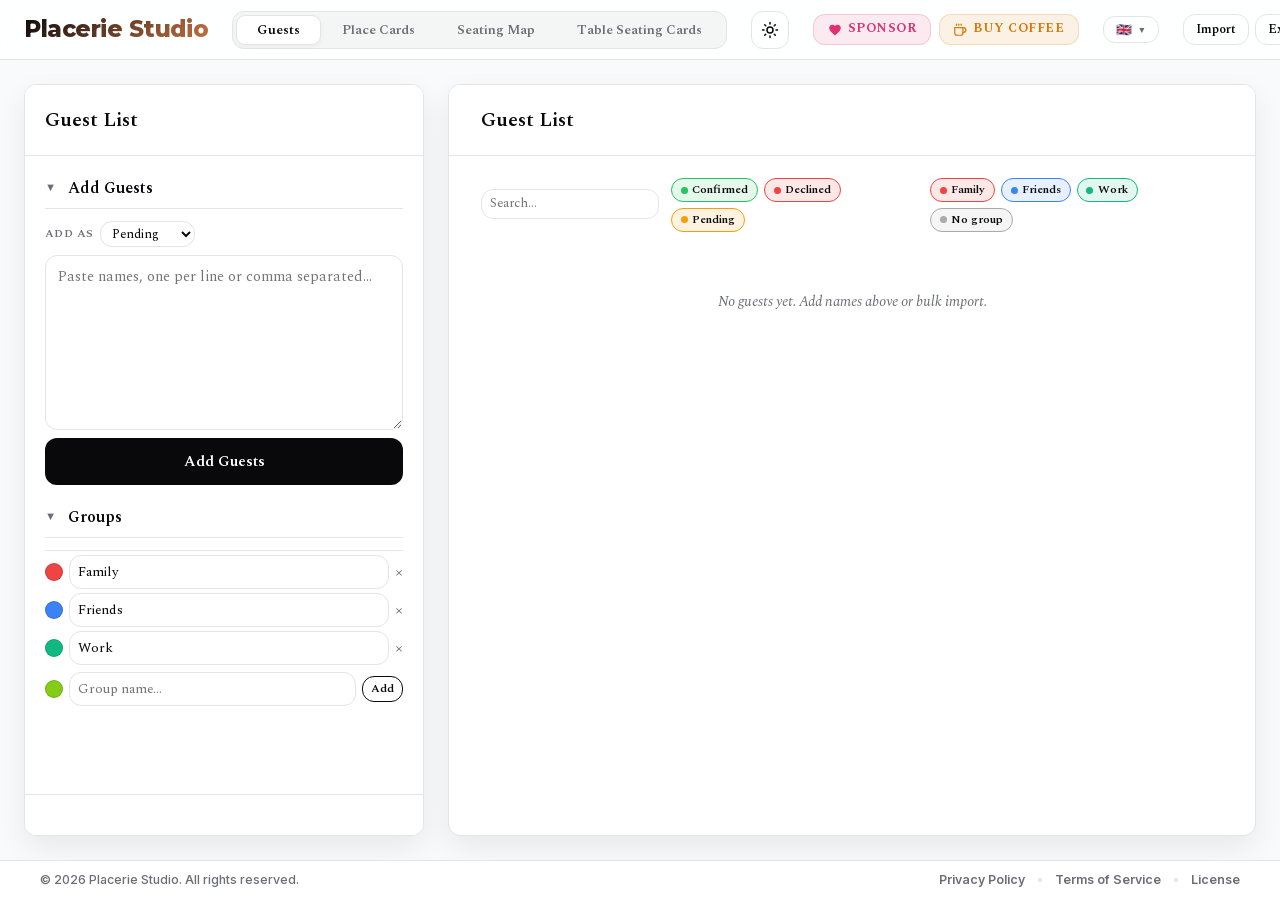
<file: index.html>
<!DOCTYPE html>
<html lang="en">
<head>
    <meta charset="UTF-8">
    <meta name="viewport" content="width=device-width, initial-scale=1.0">
    <title>Placerie Studio — Seating Planner & Place Card Atelier</title>
    <meta name="description" content="Premium, zero-dependency spatial seating planner, guest list manager, and custom typography place card design atelier.">
    <meta name="keywords" content="wedding planner, placerie studio, guest list, seating map, place cards, wedding seating chart, event coordinator, print place cards, elegant hosting, drag and drop seating, design atelier">
    <meta name="robots" content="index, follow">
    <link rel="canonical" href="https://placerie.kiwiprojekt.pl/">
    <link rel="manifest" href="site.webmanifest">
    
    <!-- Multilingual Hreflang alternates -->
    <link rel="alternate" hreflang="en" href="https://placerie.kiwiprojekt.pl/">
    <link rel="alternate" hreflang="pl" href="https://placerie.kiwiprojekt.pl/?lang=pl">
    <link rel="alternate" hreflang="x-default" href="https://placerie.kiwiprojekt.pl/">

    <!-- Open Graph tags for Social Media -->
    <meta property="og:title" content="Placerie Studio — Seating Planner & Place Card Atelier">
    <meta property="og:description" content="Premium, zero-dependency spatial seating planner, guest list manager, and custom typography place card design atelier.">
    <meta property="og:type" content="website">
    <meta property="og:url" content="https://placerie.kiwiprojekt.pl/">
    <meta property="og:image" content="https://placerie.kiwiprojekt.pl/og-image.png">
    
    <!-- Twitter Cards -->
    <meta name="twitter:card" content="summary_large_image">
    <meta name="twitter:title" content="Placerie Studio — Seating Planner & Place Card Atelier">
    <meta name="twitter:description" content="Premium, zero-dependency spatial seating planner, guest list manager, and custom typography place card design atelier.">
    
    <!-- Structured Data JSON-LD -->
    <script type="application/ld+json">
    {
      "@context": "https://schema.org",
      "@type": "WebApplication",
      "name": "Placerie Studio",
      "url": "https://placerie.kiwiprojekt.pl/",
      "description": "Premium, zero-dependency spatial seating planner, guest list manager, and custom typography place card design atelier.",
      "applicationCategory": "UtilityApplication",
      "operatingSystem": "All",
      "browserRequirements": "Requires JavaScript. Requires HTML5 Canvas.",
      "offers": {
        "@type": "Offer",
        "price": "0",
        "priceCurrency": "USD"
      },
      "author": {
        "@type": "Person",
        "name": "Michal"
      }
    }
    </script>
    <script type="application/ld+json">
    {
      "@context": "https://schema.org",
      "@type": "WebSite",
      "name": "Placerie Studio",
      "url": "https://placerie.kiwiprojekt.pl/"
    }
    </script>

    <link rel="stylesheet" href="fonts.css">
    <link rel="stylesheet" href="style.css">
    <link rel="stylesheet" href="guest-manager.css">
    <link rel="stylesheet" href="place-cards.css">
    <link rel="stylesheet" href="seating-map.css">
    <link rel="stylesheet" href="seating-sheets.css">
</head>
<body>
    <!-- Visually hidden H1 for SEO outline compliance -->
    <h1 class="sr-only">Placerie Studio — Seating Planner & Custom Place Cards Printing Atelier</h1>

    <!-- ── Top Nav ──────────────────────────────────────────────────────── -->
    <nav class="app-nav no-print">
        <div class="app-nav-brand">Placerie Studio</div>
        <div class="app-nav-tabs">
            <button class="nav-tab" data-view="guests"      data-i18n="nav-guests">Guests</button>
            <button class="nav-tab" data-view="place-cards" data-i18n="nav-place-cards">Place Cards</button>
            <button class="nav-tab" data-view="seating-map" data-i18n="nav-seating-map">Seating Map</button>
            <button class="nav-tab" data-view="seating-sheets" data-i18n="nav-seating-sheets">Table Seating Cards</button>
        </div>
        
        <!-- Dark Mode Toggle -->
        <button class="theme-toggle-btn" id="theme-toggle-btn" title="Toggle Theme" data-i18n-title="btn-theme-toggle" aria-label="Toggle theme">
            <!-- Sun Icon (visible in light mode) -->
            <svg class="sun-icon" xmlns="http://www.w3.org/2000/svg" width="18" height="18" viewBox="0 0 24 24" fill="none" stroke="currentColor" stroke-width="2" stroke-linecap="round" stroke-linejoin="round">
                <circle cx="12" cy="12" r="4"></circle>
                <path d="M12 2v2M12 20v2M4.93 4.93l1.41 1.41M17.66 17.66l1.41 1.41M2 12h2M20 12h2M6.34 17.66l-1.41 1.41M19.07 4.93l-1.41 1.41"></path>
            </svg>
            <!-- Moon Icon (visible in dark mode) -->
            <svg class="moon-icon" xmlns="http://www.w3.org/2000/svg" width="18" height="18" viewBox="0 0 24 24" fill="none" stroke="currentColor" stroke-width="2" stroke-linecap="round" stroke-linejoin="round" style="display:none">
                <path d="M12 3a6 6 0 0 0 9 9 9 9 0 1 1-9-9Z"></path>
            </svg>
        </button>

        <!-- Sponsor & Buy Coffee Links -->
        <div class="support-links">
            <a href="https://github.com/sponsors/kiwiprojekt" target="_blank" rel="noopener noreferrer" class="support-btn sponsor-btn" title="Sponsor on GitHub" data-i18n-title="btn-sponsor-title">
                <svg xmlns="http://www.w3.org/2000/svg" width="14" height="14" viewBox="0 0 24 24" fill="currentColor" stroke="none">
                    <path d="M12 21.35l-1.45-1.32C5.4 15.36 2 12.28 2 8.5 2 5.42 4.42 3 7.5 3c1.74 0 3.41.81 4.5 2.09C13.09 3.81 14.76 3 16.5 3 19.58 3 22 5.42 22 8.5c0 3.78-3.4 6.86-8.55 11.54L12 21.35z"></path>
                </svg>
                <span class="support-text" data-i18n="btn-sponsor">Sponsor</span>
            </a>
            <a href="https://buycoffee.to/kiwiprojekt" target="_blank" rel="noopener noreferrer" class="support-btn coffee-btn" title="Buy me a coffee" data-i18n-title="btn-coffee-title">
                <svg xmlns="http://www.w3.org/2000/svg" width="14" height="14" viewBox="0 0 24 24" fill="none" stroke="currentColor" stroke-width="2" stroke-linecap="round" stroke-linejoin="round">
                    <path d="M17 8h1a4 4 0 1 1 0 8h-1"></path>
                    <path d="M3 8h14v9a4 4 0 0 1-4 4H7a4 4 0 0 1-4-4Z"></path>
                    <line x1="6" y1="2" x2="6" y2="4"></line>
                    <line x1="10" y1="2" x2="10" y2="4"></line>
                    <line x1="14" y1="2" x2="14" y2="4"></line>
                </svg>
                <span class="support-text" data-i18n="btn-coffee">Buy Coffee</span>
            </a>
        </div>

        <div class="lang-dropdown" id="lang-dropdown">
            <button class="lang-dropdown-btn" id="lang-dropdown-btn" aria-haspopup="true" aria-expanded="false">🇬🇧</button>
            <div class="lang-dropdown-menu" id="lang-dropdown-menu">
                <button class="lang-option active" data-lang="en"><span>🇬🇧</span> English</button>
                <button class="lang-option" data-lang="pl"><span>🇵🇱</span> Polski</button>
            </div>
        </div>
        <div class="nav-actions">
            <button class="nav-action-btn" id="global-import-btn" data-i18n="btn-import">Import</button>
            <button class="nav-action-btn" id="global-export-btn" data-i18n="btn-export">Export</button>
            <button class="nav-action-btn danger-btn" id="global-clear-btn" data-i18n="btn-clear">Clear</button>
            <input type="file" id="global-import-file" accept=".json" style="display:none">
        </div>
    </nav>

    <!-- ── Views ───────────────────────────────────────────────────────── -->
    <div class="app-views no-print">

        <!-- Guest Manager -->
        <div id="view-guests" class="app-view"></div>

        <!-- Place Cards -->
        <div id="view-place-cards" class="app-view">
            <main>
                <aside class="sidebar">
                    <div class="sidebar-header" data-i18n="nav-place-cards">Place Cards</div>
                    <div class="sidebar-content">

                        <details class="control-group" open>
                            <summary><h2 data-i18n="section-rsvp-filter">Guest Filter</h2></summary>
                            <div class="rsvp-filter-row" id="pc-rsvp-filter"></div>
                            <div class="rsvp-count-badge" id="pc-rsvp-count"></div>
                        </details>

                        <details class="control-group" open>
                            <summary><h2 data-i18n="section-typography">Typography</h2></summary>
                            <div class="input-row">
                                <div class="input-col">
                                    <label for="pc-font-family" data-i18n="label-font-family">Font Family</label>
                                    <select id="pc-font-family" data-state="fontFamily">
                                        <option value="'Spectral', serif" style="font-family:'Spectral',serif">Spectral</option>
                                        <option value="'Cormorant Infant', serif" style="font-family:'Cormorant Infant',serif" selected>Cormorant Infant</option>
                                        <option value="'Waterfall', cursive" style="font-family:'Waterfall',cursive">Waterfall</option>
                                        <option value="'Inter', sans-serif" style="font-family:'Inter',sans-serif">Inter</option>
                                        <option value="'Roboto', sans-serif" style="font-family:'Roboto',sans-serif">Roboto</option>
                                        <option value="'Montserrat', sans-serif" style="font-family:'Montserrat',sans-serif">Montserrat</option>
                                        <option value="'Playfair Display', serif" style="font-family:'Playfair Display',serif">Playfair Display</option>
                                        <option value="'Caveat', cursive" style="font-family:'Caveat',cursive">Caveat</option>
                                        <option value="'Dancing Script', cursive" style="font-family:'Dancing Script',cursive">Dancing Script</option>
                                        <option value="'Great Vibes', cursive" style="font-family:'Great Vibes',cursive">Great Vibes</option>
                                    </select>
                                </div>
                            </div>
                            <div class="input-row">
                                <div class="input-col">
                                    <label for="pc-font-size" data-i18n="label-size">Size (pt)</label>
                                    <input type="number" id="pc-font-size" data-state="fontSize" value="24" min="8" max="72">
                                </div>
                                <div class="input-col" id="pc-weight-col">
                                    <label><span id="pc-weight-label" data-i18n="label-weight">Weight</span></label>
                                    <div id="pc-weight-control-wrapper"></div>
                                </div>
                            </div>
                            <div class="input-row">
                                <div class="input-col">
                                    <label data-i18n="label-style">Style</label>
                                    <div class="style-toggle">
                                        <button class="style-btn active" data-value="normal" id="pc-style-regular" style="font-family:'Spectral',serif;font-size:1.2rem" title="Regular" data-i18n-title="style-regular">T</button>
                                        <button class="style-btn" data-value="italic" id="pc-style-italic" style="font-family:'Spectral',serif;font-style:italic;font-size:1.2rem" title="Italic" data-i18n-title="style-italic">I</button>
                                    </div>
                                </div>
                                <div class="input-col">
                                    <label for="pc-font-color" data-i18n="label-color">Color</label>
                                    <div class="color-input-wrapper">
                                        <input type="color" id="pc-font-color" data-state="fontColor" value="#1a1a1a">
                                    </div>
                                </div>
                            </div>
                        </details>

                        <details class="control-group" open>
                            <summary><h2 data-i18n="section-decoration">Graphics</h2></summary>
                            <div class="input-row">
                                <div class="input-col">
                                    <label data-i18n="label-image-upload">Image under name</label>
                                    <div class="image-upload-controls">
                                        <input type="file" id="pc-image-upload" accept="image/*" style="display:none">
                                        <button type="button" class="secondary-btn" id="pc-image-upload-btn">
                                            <span data-i18n="label-image-upload">Upload File</span>
                                        </button>
                                        <button type="button" class="secondary-btn danger-btn" id="pc-image-remove-btn" data-i18n="btn-remove-image" disabled>Remove</button>
                                    </div>
                                    <input type="hidden" id="pc-image-data" data-state="imageData">
                                    <input type="hidden" id="pc-image-filename" data-state="imageFileName">
                                </div>
                            </div>
                            <div class="input-row mt-2">
                                <div class="input-col">
                                    <label for="pc-image-size" data-i18n="label-image-size">Image Height (mm)</label>
                                    <input type="number" id="pc-image-size" data-state="imageSize" value="15" min="1" max="100">
                                </div>
                                <div class="input-col">
                                    <label for="pc-image-spacing" data-i18n="label-image-spacing">Spacing (mm)</label>
                                    <input type="number" id="pc-image-spacing" data-state="imageSpacing" value="2" min="0" max="50">
                                </div>
                            </div>
                        </details>

                        <details class="control-group" open>
                            <summary><h2 data-i18n="section-card">Card Settings</h2></summary>
                            <div class="input-row">
                                <div class="input-col">
                                    <label for="pc-sizing-mode" data-i18n="label-sizing-mode">Sizing Mode</label>
                                    <select id="pc-sizing-mode" data-state="sizingMode">
                                        <option value="dimensions" data-i18n="opt-dimensions">Specific Dimensions</option>
                                        <option value="grid" data-i18n="opt-grid">Grid (Rows/Cols)</option>
                                    </select>
                                </div>
                            </div>
                            <div class="input-row" id="pc-dimensions-inputs">
                                <div class="input-col">
                                    <label for="pc-card-width" data-i18n="label-width">Width (mm)</label>
                                    <input type="number" id="pc-card-width" data-state="cardWidth" value="90">
                                </div>
                                <div class="input-col">
                                    <label for="pc-card-height" data-i18n="label-height">Height (mm)</label>
                                    <input type="number" id="pc-card-height" data-state="cardHeight" value="50">
                                </div>
                            </div>
                            <div class="input-row" id="pc-grid-inputs" style="display:none">
                                <div class="input-col">
                                    <label for="pc-grid-cols" data-i18n="label-cols">Columns</label>
                                    <input type="number" id="pc-grid-cols" data-state="gridCols" value="2" min="1">
                                </div>
                                <div class="input-col">
                                    <label for="pc-grid-rows" data-i18n="label-rows">Rows</label>
                                    <input type="number" id="pc-grid-rows" data-state="gridRows" value="5" min="1">
                                </div>
                            </div>
                            <div class="input-row mt-2">
                                <div class="input-col">
                                    <label for="pc-card-padding" data-i18n="label-padding">Inside Margin (mm)</label>
                                    <input type="number" id="pc-card-padding" data-state="cardPadding" value="5" min="0">
                                </div>
                                <div class="input-col">
                                    <label for="pc-vertical-offset"><span data-i18n="label-vertical-offset">Vertical Offset</span>: <span id="pc-vertical-offset-val">0</span>mm</label>
                                    <div class="weight-slider-wrapper">
                                        <input type="range" id="pc-vertical-offset" data-state="verticalOffset" value="0" min="-20" max="20" step="1">
                                    </div>
                                </div>
                            </div>
                        </details>

                        <details class="control-group" open>
                            <summary><h2 data-i18n="section-page">Page Layout</h2></summary>
                            <div class="input-row">
                                <div class="input-col">
                                    <label for="pc-page-size" data-i18n="label-page-size">Page Size</label>
                                    <select id="pc-page-size" data-state="pageSize">
                                        <option value="A4">A4 (210 × 297 mm)</option>
                                        <option value="Letter">US Letter (8.5 × 11 in)</option>
                                    </select>
                                </div>
                            </div>
                            <div class="input-row mt-3">
                                <div class="input-col">
                                    <label for="pc-margin-size" data-i18n="label-margin">Margin (mm)</label>
                                    <input type="number" id="pc-margin-size" data-state="marginSize" value="10" min="0" max="50">
                                </div>
                                <div class="input-col">
                                    <label for="pc-margin-visibility" data-i18n="label-margin-visibility">Margin Line</label>
                                    <select id="pc-margin-visibility" data-state="marginVisibility">
                                        <option value="none" data-i18n="opt-none" selected>None</option>
                                        <option value="preview" data-i18n="opt-preview">Preview Only</option>
                                        <option value="preview_print" data-i18n="opt-preview-print">Preview &amp; Print</option>
                                    </select>
                                </div>
                            </div>
                            <div class="input-row mt-3">
                                <div class="input-col">
                                    <label for="pc-cut-guides" data-i18n="label-cut-guides">Cut Guides Style</label>
                                    <select id="pc-cut-guides" data-state="cutGuides">
                                        <option value="none" data-i18n="opt-none">None</option>
                                        <option value="dashed-light" data-i18n="opt-dashed-light" selected>Light Dashed</option>
                                        <option value="dashed" data-i18n="opt-dashed">Dashed</option>
                                        <option value="solid" data-i18n="opt-solid">Solid</option>
                                    </select>
                                </div>
                                <div class="input-col">
                                    <label for="pc-cut-mode" data-i18n="label-cut-mode">Cut Mode</label>
                                    <select id="pc-cut-mode" data-state="cutMode">
                                        <option value="full" data-i18n="opt-full">Full Page</option>
                                        <option value="external" data-i18n="opt-external">External Only</option>
                                    </select>
                                </div>
                            </div>
                        </details>

                    </div>
                    <div class="sidebar-footer">
                        <button class="primary-btn" id="pc-print-btn">
                            <svg xmlns="http://www.w3.org/2000/svg" width="20" height="20" viewBox="0 0 24 24" fill="none" stroke="currentColor" stroke-width="2" stroke-linecap="round" stroke-linejoin="round" style="margin-right:8px;vertical-align:middle">
                                <polyline points="6 9 6 2 18 2 18 9"></polyline>
                                <path d="M6 18H4a2 2 0 0 1-2-2v-5a2 2 0 0 1 2-2h16a2 2 0 0 1 2 2v5a2 2 0 0 1-2 2h-2"></path>
                                <rect x="6" y="14" width="12" height="8"></rect>
                            </svg>
                            <span data-i18n="btn-print">Print</span>
                        </button>
                    </div>
                </aside>

                <section class="preview-area">
                    <div class="preview-header">
                        <h2 data-i18n="heading-preview">Preview</h2>
                        <div style="display:flex;align-items:center;gap:1rem">
                            <select id="pc-preview-zoom" data-state="previewZoom" style="width:auto;padding:0.25rem 0.5rem;font-size:0.85rem;border:1px solid var(--border-color);border-radius:var(--radius);outline:none">
                                <option value="fit" data-i18n="opt-fit" selected>Fit</option>
                                <option value="0.5">50%</option>
                                <option value="0.75">75%</option>
                                <option value="1">100%</option>
                            </select>
                            <span class="preview-stats" id="pc-preview-stats">0 Cards · 0 Pages</span>
                        </div>
                    </div>
                    <div class="preview-container" id="pc-preview-container"></div>
                </section>
            </main>
        </div>

        <!-- Seating Map -->
        <div id="view-seating-map" class="app-view">
            <main>
                <aside class="sidebar">
                    <div class="sidebar-header" data-i18n="nav-seating-map">Seating Map</div>
                    <div class="sidebar-content">

                        <details class="control-group" open>
                            <summary><h2 data-i18n="section-tables">Tables</h2></summary>
                            <button class="primary-btn" id="sm-add-table-btn" data-i18n="btn-add-table">Add Table</button>
                            <div id="sm-tables-list" class="tables-sidebar-list mt-3"></div>
                        </details>

                    </div>
                </aside>

                <section class="preview-area" id="sm-map-view">
                    <div class="preview-header sm-preview-header">
                        <h2 data-i18n="heading-map">Room Map</h2>
                        <div class="tabs sm-view-toggle" role="tablist">
                            <button class="tab-btn active" data-view="map" data-i18n="view-map" role="tab">Map</button>
                            <button class="tab-btn" data-view="list" data-i18n="view-list" role="tab">List</button>
                        </div>
                        <span class="preview-stats sm-stats-right" id="sm-map-stats"></span>
                    </div>
                    <div class="room-canvas-wrapper">
                        <div class="room-canvas" id="sm-room-canvas"></div>
                    </div>
                </section>

                <section class="preview-area" id="sm-list-view" style="display:none">
                    <div class="preview-header sm-preview-header">
                        <h2 data-i18n="heading-list">Seating List</h2>
                        <div class="tabs sm-view-toggle" role="tablist">
                            <button class="tab-btn active" data-view="map" data-i18n="view-map" role="tab">Map</button>
                            <button class="tab-btn" data-view="list" data-i18n="view-list" role="tab">List</button>
                        </div>
                        <span class="preview-stats sm-stats-right" id="sm-list-stats"></span>
                    </div>
                    <div class="list-view-container" id="sm-list-view-container"></div>
                </section>
            </main>
        </div>

        <!-- Seating Sheets -->
        <div id="view-seating-sheets" class="app-view">
            <main>
                <aside class="sidebar">
                    <div class="sidebar-header" data-i18n="nav-seating-sheets">Table Seating Cards</div>
                    <div class="sidebar-content">

                        <details class="control-group" open>
                            <summary><h2 data-i18n="section-rsvp-filter">Guest Filter</h2></summary>
                            <div class="rsvp-filter-row" id="ss-rsvp-filter"></div>
                            <div class="rsvp-count-badge" id="ss-rsvp-count"></div>
                        </details>

                        <details class="control-group" open>
                            <summary><h2 data-i18n="section-typography-table">Table Title Typography</h2></summary>
                            <div class="input-row">
                                <div class="input-col">
                                    <label for="ss-table-font-family" data-i18n="label-font-family">Font Family</label>
                                    <select id="ss-table-font-family" data-state="tableFontFamily">
                                        <option value="'Spectral', serif" style="font-family:'Spectral',serif">Spectral</option>
                                        <option value="'Cormorant Infant', serif" style="font-family:'Cormorant Infant',serif" selected>Cormorant Infant</option>
                                        <option value="'Waterfall', cursive" style="font-family:'Waterfall',cursive">Waterfall</option>
                                        <option value="'Inter', sans-serif" style="font-family:'Inter',sans-serif">Inter</option>
                                        <option value="'Roboto', sans-serif" style="font-family:'Roboto',sans-serif">Roboto</option>
                                        <option value="'Montserrat', sans-serif" style="font-family:'Montserrat',sans-serif">Montserrat</option>
                                        <option value="'Playfair Display', serif" style="font-family:'Playfair Display',serif">Playfair Display</option>
                                        <option value="'Caveat', cursive" style="font-family:'Caveat',cursive">Caveat</option>
                                        <option value="'Dancing Script', cursive" style="font-family:'Dancing Script',cursive">Dancing Script</option>
                                        <option value="'Great Vibes', cursive" style="font-family:'Great Vibes',cursive">Great Vibes</option>
                                    </select>
                                </div>
                            </div>
                            <div class="input-row">
                                <div class="input-col">
                                    <label for="ss-table-font-size" data-i18n="label-size">Size (pt)</label>
                                    <input type="number" id="ss-table-font-size" data-state="tableFontSize" value="20" min="8" max="72">
                                </div>
                                <div class="input-col" id="ss-table-weight-col">
                                    <label><span id="ss-table-weight-label" data-i18n="label-weight">Weight</span></label>
                                    <div id="ss-table-weight-control-wrapper"></div>
                                </div>
                            </div>
                            <div class="input-row">
                                <div class="input-col">
                                    <label data-i18n="label-style">Style</label>
                                    <div class="style-toggle">
                                        <button class="style-btn active" data-value="normal" id="ss-table-style-regular" style="font-family:'Spectral',serif;font-size:1.2rem" title="Regular" data-i18n-title="style-regular">T</button>
                                        <button class="style-btn" data-value="italic" id="ss-table-style-italic" style="font-family:'Spectral',serif;font-style:italic;font-size:1.2rem" title="Italic" data-i18n-title="style-italic">I</button>
                                    </div>
                                </div>
                                <div class="input-col">
                                    <label for="ss-table-font-color" data-i18n="label-color">Color</label>
                                    <div class="color-input-wrapper">
                                        <input type="color" id="ss-table-font-color" data-state="tableFontColor" value="#1a1a1a">
                                    </div>
                                </div>
                            </div>
                            <div class="input-row mt-2">
                                <div class="input-col">
                                    <label for="ss-table-spacing-top"><span data-i18n="label-table-header-spacing-top">Top Spacing</span>: <span id="ss-table-spacing-top-val">0</span>mm</label>
                                    <div class="weight-slider-wrapper">
                                        <input type="range" id="ss-table-spacing-top" data-state="tableHeaderSpacingTop" value="0" min="0" max="30" step="1">
                                    </div>
                                </div>
                                <div class="input-col">
                                    <label for="ss-table-spacing-bottom"><span data-i18n="label-table-header-spacing-bottom">Bottom Spacing</span>: <span id="ss-table-spacing-bottom-val">2</span>mm</label>
                                    <div class="weight-slider-wrapper">
                                        <input type="range" id="ss-table-spacing-bottom" data-state="tableHeaderSpacingBottom" value="2" min="0" max="30" step="1">
                                    </div>
                                </div>
                            </div>
                        </details>

                        <details class="control-group" open>
                            <summary><h2 data-i18n="section-typography-guest">Guest List Typography</h2></summary>
                            <div class="input-row">
                                <div class="input-col">
                                    <label for="ss-guest-font-family" data-i18n="label-font-family">Font Family</label>
                                    <select id="ss-guest-font-family" data-state="guestFontFamily">
                                        <option value="'Spectral', serif" style="font-family:'Spectral',serif" selected>Spectral</option>
                                        <option value="'Cormorant Infant', serif" style="font-family:'Cormorant Infant',serif">Cormorant Infant</option>
                                        <option value="'Waterfall', cursive" style="font-family:'Waterfall',cursive">Waterfall</option>
                                        <option value="'Inter', sans-serif" style="font-family:'Inter',sans-serif">Inter</option>
                                        <option value="'Roboto', sans-serif" style="font-family:'Roboto',sans-serif">Roboto</option>
                                        <option value="'Montserrat', sans-serif" style="font-family:'Montserrat',sans-serif">Montserrat</option>
                                        <option value="'Playfair Display', serif" style="font-family:'Playfair Display',serif">Playfair Display</option>
                                        <option value="'Caveat', cursive" style="font-family:'Caveat',cursive">Caveat</option>
                                        <option value="'Dancing Script', cursive" style="font-family:'Dancing Script',cursive">Dancing Script</option>
                                        <option value="'Great Vibes', cursive" style="font-family:'Great Vibes',cursive">Great Vibes</option>
                                    </select>
                                </div>
                            </div>
                            <div class="input-row">
                                <div class="input-col">
                                    <label for="ss-guest-font-size" data-i18n="label-size">Size (pt)</label>
                                    <input type="number" id="ss-guest-font-size" data-state="guestFontSize" value="12" min="6" max="36">
                                </div>
                                <div class="input-col" id="ss-guest-weight-col">
                                    <label><span id="ss-guest-weight-label" data-i18n="label-weight">Weight</span></label>
                                    <div id="ss-guest-weight-control-wrapper"></div>
                                </div>
                            </div>
                            <div class="input-row">
                                <div class="input-col">
                                    <label data-i18n="label-style">Style</label>
                                    <div class="style-toggle">
                                        <button class="style-btn active" data-value="normal" id="ss-guest-style-regular" style="font-family:'Spectral',serif;font-size:1.2rem" title="Regular" data-i18n-title="style-regular">T</button>
                                        <button class="style-btn" data-value="italic" id="ss-guest-style-italic" style="font-family:'Spectral',serif;font-style:italic;font-size:1.2rem" title="Italic" data-i18n-title="style-italic">I</button>
                                    </div>
                                </div>
                                <div class="input-col">
                                    <label for="ss-guest-font-color" data-i18n="label-color">Color</label>
                                    <div class="color-input-wrapper">
                                        <input type="color" id="ss-guest-font-color" data-state="guestFontColor" value="#333333">
                                    </div>
                                </div>
                            </div>
                        </details>

                        <details class="control-group" open>
                            <summary><h2 data-i18n="section-decoration-top">Top Image (Header)</h2></summary>
                            <div class="input-row">
                                <div class="input-col">
                                    <label data-i18n="label-image-upload-top">Upload Header</label>
                                    <div class="image-upload-controls">
                                        <input type="file" id="ss-image-upload-top" accept="image/*" style="display:none">
                                        <button type="button" class="secondary-btn" id="ss-image-upload-top-btn">
                                            <span data-i18n="label-image-upload-top">Upload Header</span>
                                        </button>
                                        <button type="button" class="secondary-btn danger-btn" id="ss-image-remove-top-btn" data-i18n="btn-remove-image" disabled>Remove</button>
                                    </div>
                                    <input type="hidden" id="ss-image-data-top" data-state="imageDataTop">
                                    <input type="hidden" id="ss-image-filename-top" data-state="imageFileNameTop">
                                </div>
                            </div>
                            <div class="input-row mt-2">
                                <div class="input-col">
                                    <label for="ss-image-size-top" data-i18n="label-image-size">Height (mm)</label>
                                    <input type="number" id="ss-image-size-top" data-state="imageSizeTop" value="20" min="1" max="150">
                                </div>
                                <div class="input-col">
                                    <label for="ss-image-spacing-top" data-i18n="label-image-spacing">Spacing (mm)</label>
                                    <input type="number" id="ss-image-spacing-top" data-state="imageSpacingTop" value="5" min="0" max="50">
                                </div>
                            </div>
                        </details>

                        <details class="control-group" open>
                            <summary><h2 data-i18n="section-decoration-bottom">Bottom Image (Footer)</h2></summary>
                            <div class="input-row">
                                <div class="input-col">
                                    <label data-i18n="label-image-upload-bottom">Upload Footer</label>
                                    <div class="image-upload-controls">
                                        <input type="file" id="ss-image-upload-bottom" accept="image/*" style="display:none">
                                        <button type="button" class="secondary-btn" id="ss-image-upload-bottom-btn">
                                            <span data-i18n="label-image-upload-bottom">Upload Footer</span>
                                        </button>
                                        <button type="button" class="secondary-btn danger-btn" id="ss-image-remove-bottom-btn" data-i18n="btn-remove-image" disabled>Remove</button>
                                    </div>
                                    <input type="hidden" id="ss-image-data-bottom" data-state="imageDataBottom">
                                    <input type="hidden" id="ss-image-filename-bottom" data-state="imageFileNameBottom">
                                </div>
                            </div>
                            <div class="input-row mt-2">
                                <div class="input-col">
                                    <label for="ss-image-size-bottom" data-i18n="label-image-size">Height (mm)</label>
                                    <input type="number" id="ss-image-size-bottom" data-state="imageSizeBottom" value="20" min="1" max="150">
                                </div>
                                <div class="input-col">
                                    <label for="ss-image-spacing-bottom" data-i18n="label-image-spacing">Spacing (mm)</label>
                                    <input type="number" id="ss-image-spacing-bottom" data-state="imageSpacingBottom" value="5" min="0" max="50">
                                </div>
                            </div>
                        </details>

                        <details class="control-group" open>
                            <summary><h2 data-i18n="section-card">Layout Settings</h2></summary>
                            <div class="input-row">
                                <div class="input-col">
                                    <label for="ss-sizing-mode" data-i18n="label-sizing-mode">Sizing Mode</label>
                                    <select id="ss-sizing-mode" data-state="sizingMode">
                                        <option value="dimensions" data-i18n="opt-dimensions">Specific Dimensions</option>
                                        <option value="grid" data-i18n="opt-grid" selected>Grid (Rows/Cols)</option>
                                    </select>
                                </div>
                            </div>
                            <div class="input-row" id="ss-dimensions-inputs" style="display:none">
                                <div class="input-col">
                                    <label for="ss-card-width" data-i18n="label-width">Width (mm)</label>
                                    <input type="number" id="ss-card-width" data-state="cardWidth" value="80">
                                </div>
                                <div class="input-col">
                                    <label for="ss-card-height" data-i18n="label-height">Height (mm)</label>
                                    <input type="number" id="ss-card-height" data-state="cardHeight" value="100">
                                </div>
                            </div>
                            <div class="input-row" id="ss-grid-inputs">
                                <div class="input-col">
                                    <label for="ss-grid-cols" data-i18n="label-cols">Columns</label>
                                    <input type="number" id="ss-grid-cols" data-state="gridCols" value="3" min="1">
                                </div>
                                <div class="input-col">
                                    <label for="ss-grid-rows" data-i18n="label-rows">Rows</label>
                                    <input type="number" id="ss-grid-rows" data-state="gridRows" value="2" min="1">
                                </div>
                            </div>
                            <div class="input-row mt-2">
                                <div class="input-col">
                                    <label for="ss-card-padding" data-i18n="label-padding">Inside Margin (mm)</label>
                                    <input type="number" id="ss-card-padding" data-state="cardPadding" value="5" min="0">
                                </div>
                                <div class="input-col">
                                    <label for="ss-vertical-offset"><span>Vertical Offset</span>: <span id="ss-vertical-offset-val">0</span>mm</label>
                                    <div class="weight-slider-wrapper">
                                        <input type="range" id="ss-vertical-offset" data-state="verticalOffset" value="0" min="-50" max="50" step="1">
                                    </div>
                                </div>
                            </div>
                        </details>

                        <details class="control-group" open>
                            <summary><h2 data-i18n="section-page">Page Layout</h2></summary>
                            <div class="input-row">
                                <div class="input-col">
                                    <label for="ss-page-size" data-i18n="label-page-size">Page Size</label>
                                    <select id="ss-page-size" data-state="pageSize">
                                        <option value="A4">A4 (210 × 297 mm)</option>
                                        <option value="Letter">US Letter (8.5 × 11 in)</option>
                                    </select>
                                </div>
                                <div class="input-col">
                                    <label for="ss-page-orientation">Orientation</label>
                                    <select id="ss-page-orientation" data-state="pageOrientation">
                                        <option value="portrait" selected>Portrait</option>
                                        <option value="landscape">Landscape</option>
                                    </select>
                                </div>
                            </div>
                            <div class="input-row mt-3">
                                <div class="input-col">
                                    <label for="ss-margin-size" data-i18n="label-margin">Margin (mm)</label>
                                    <input type="number" id="ss-margin-size" data-state="marginSize" value="15" min="0" max="100">
                                </div>
                                <div class="input-col">
                                    <label for="ss-margin-visibility" data-i18n="label-margin-visibility">Margin Line</label>
                                    <select id="ss-margin-visibility" data-state="marginVisibility">
                                        <option value="none" data-i18n="opt-none" selected>None</option>
                                        <option value="preview" data-i18n="opt-preview">Preview Only</option>
                                        <option value="preview_print" data-i18n="opt-preview-print">Preview &amp; Print</option>
                                    </select>
                                </div>
                            </div>
                            <div class="input-row mt-3">
                                <div class="input-col">
                                    <label for="ss-cut-guides" data-i18n="label-cut-guides">Cut Guides Style</label>
                                    <select id="ss-cut-guides" data-state="cutGuides">
                                        <option value="none" data-i18n="opt-none">None</option>
                                        <option value="dashed-light" data-i18n="opt-dashed-light" selected>Light Dashed</option>
                                        <option value="dashed" data-i18n="opt-dashed">Dashed</option>
                                        <option value="solid" data-i18n="opt-solid">Solid</option>
                                    </select>
                                </div>
                                <div class="input-col">
                                    <label for="ss-cut-mode" data-i18n="label-cut-mode">Cut Mode</label>
                                    <select id="ss-cut-mode" data-state="cutMode">
                                        <option value="full" data-i18n="opt-full">Full Page</option>
                                        <option value="external" data-i18n="opt-external" selected>External Only</option>
                                    </select>
                                </div>
                            </div>
                        </details>

                    </div>
                    <div class="sidebar-footer">
                        <button class="primary-btn" id="ss-print-btn">
                            <svg xmlns="http://www.w3.org/2000/svg" width="20" height="20" viewBox="0 0 24 24" fill="none" stroke="currentColor" stroke-width="2" stroke-linecap="round" stroke-linejoin="round" style="margin-right:8px;vertical-align:middle">
                                <polyline points="6 9 6 2 18 2 18 9"></polyline>
                                <path d="M6 18H4a2 2 0 0 1-2-2v-5a2 2 0 0 1 2-2h16a2 2 0 0 1 2 2v5a2 2 0 0 1-2 2h-2"></path>
                                <rect x="6" y="14" width="12" height="8"></rect>
                            </svg>
                            <span data-i18n="btn-print">Print</span>
                        </button>
                    </div>
                </aside>

                <section class="preview-area">
                    <div class="preview-header">
                        <h2 data-i18n="heading-preview">Preview</h2>
                        <div style="display:flex;align-items:center;gap:1rem">
                            <select id="ss-preview-zoom" data-state="previewZoom" style="width:auto;padding:0.25rem 0.5rem;font-size:0.85rem;border:1px solid var(--border-color);border-radius:var(--radius);outline:none">
                                <option value="fit" data-i18n="opt-fit" selected>Fit</option>
                                <option value="0.5">50%</option>
                                <option value="0.75">75%</option>
                                <option value="1">100%</option>
                            </select>
                            <span class="preview-stats" id="ss-preview-stats">0 Tables · 0 Pages</span>
                        </div>
                    </div>
                    <div class="preview-container" id="ss-preview-container"></div>
                </section>
            </main>
        </div>

    </div><!-- .app-views -->

    <!-- Premium Legal Footer -->
    <footer class="app-footer no-print">
        <div class="app-footer-content">
            <span data-i18n="footer-copyright">© 2026 Placerie Studio. All rights reserved.</span>
            <div class="app-footer-links">
                <a href="privacy.html" target="_blank" rel="noopener noreferrer" data-i18n="footer-privacy">Privacy Policy</a>
                <span class="footer-separator">•</span>
                <a href="terms.html" target="_blank" rel="noopener noreferrer" data-i18n="footer-terms">Terms of Service</a>
                <span class="footer-separator">•</span>
                <a href="LICENSE" target="_blank" rel="noopener noreferrer" data-i18n="footer-license">License</a>
            </div>
        </div>
    </footer>

    <!-- Print containers (active one toggled by CSS based on data-active-print) -->
    <div id="pc-print-container" class="print-only" data-active-print="0"></div>
    <div id="sm-print-map"       class="print-only print-map-container"  data-active-print="0"></div>
    <div id="sm-print-list"      class="print-only print-list-container" data-active-print="0"></div>
    <div id="ss-print-container" class="print-only" data-active-print="0"></div>

    <!-- Toast Notification Container -->
    <div id="toast-container" class="toast-container no-print"></div>

    <!-- Custom Confirmation Modal Overlay -->
    <div id="confirm-modal-overlay" class="confirm-modal-overlay no-print" style="display:none">
        <div class="confirm-modal">
            <h3 id="confirm-modal-title">Confirm Action</h3>
            <p id="confirm-modal-text">Are you sure you want to proceed?</p>
            <div class="confirm-modal-actions">
                <button id="confirm-modal-cancel-btn" class="secondary-btn">Cancel</button>
                <button id="confirm-modal-confirm-btn" class="primary-btn danger-btn">Confirm</button>
            </div>
        </div>
    </div>

    <script type="module" src="app.js"></script>
</body>
</html>
</file>
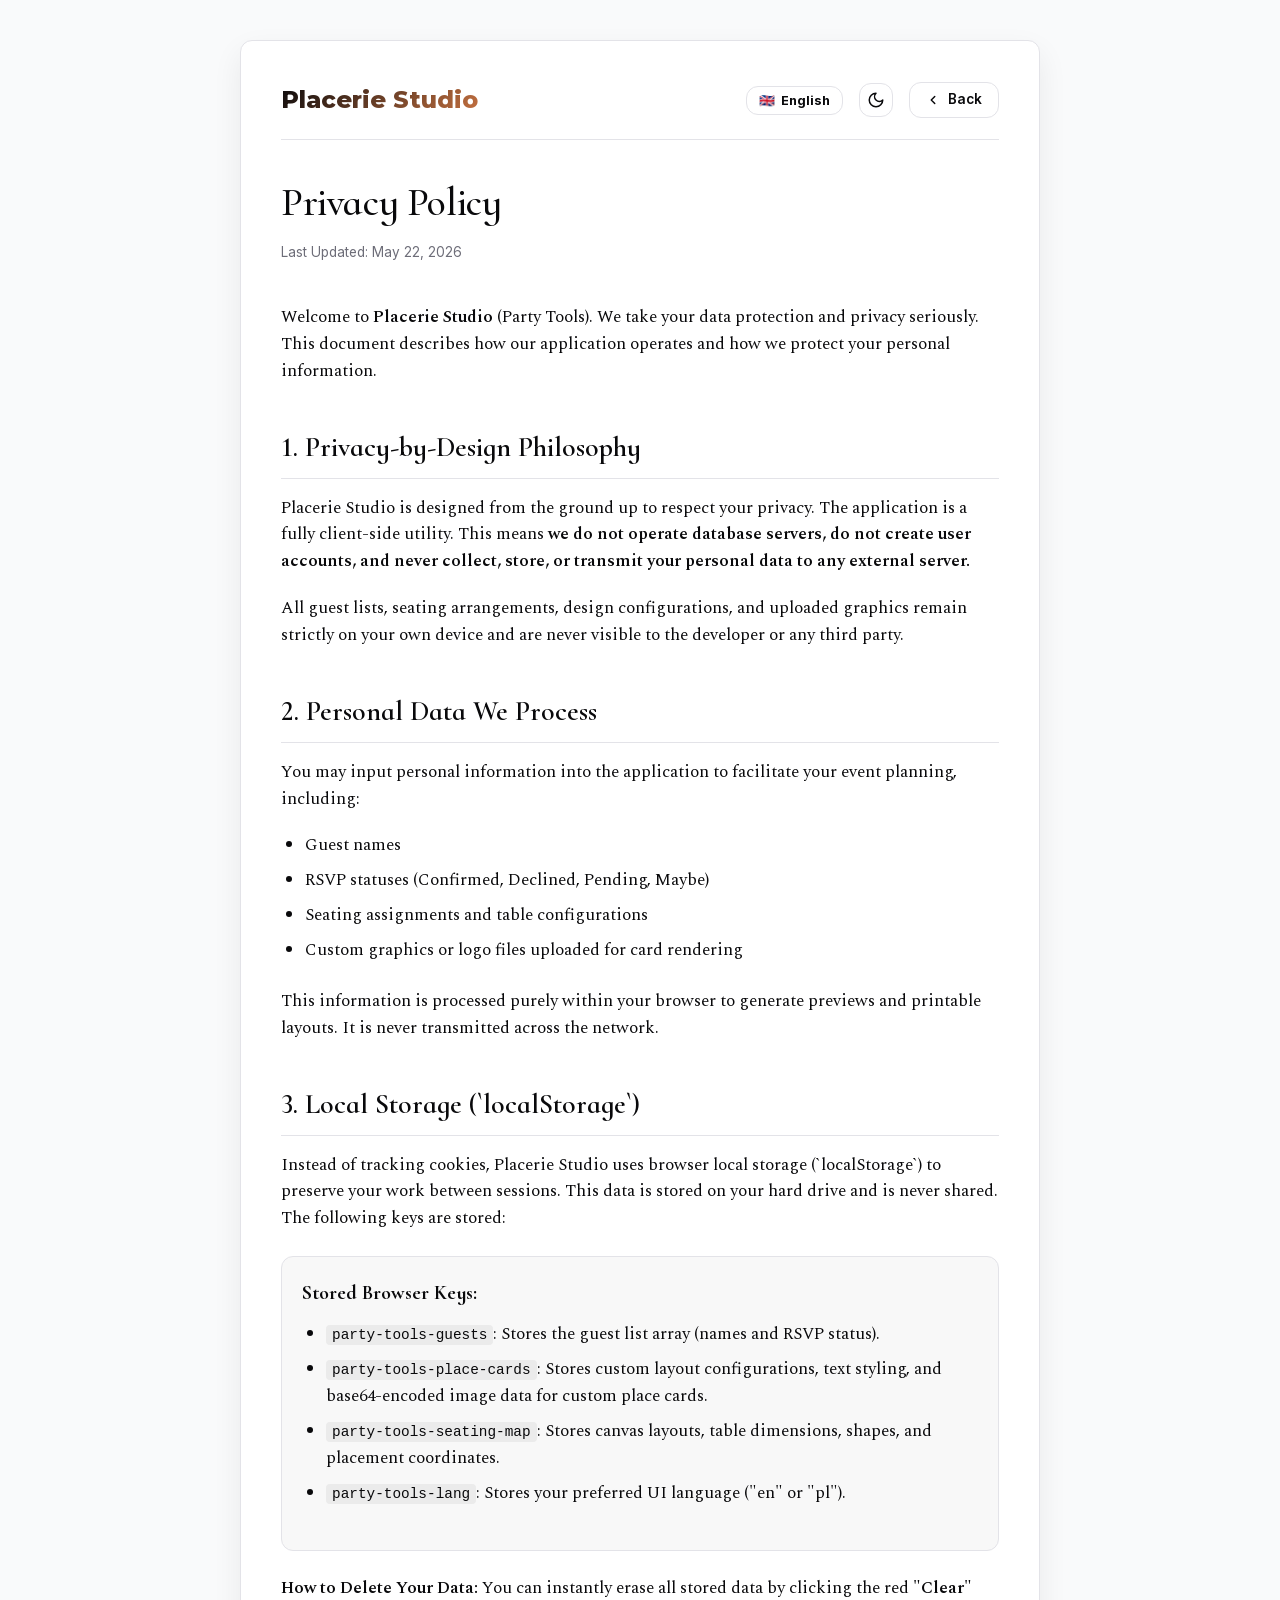
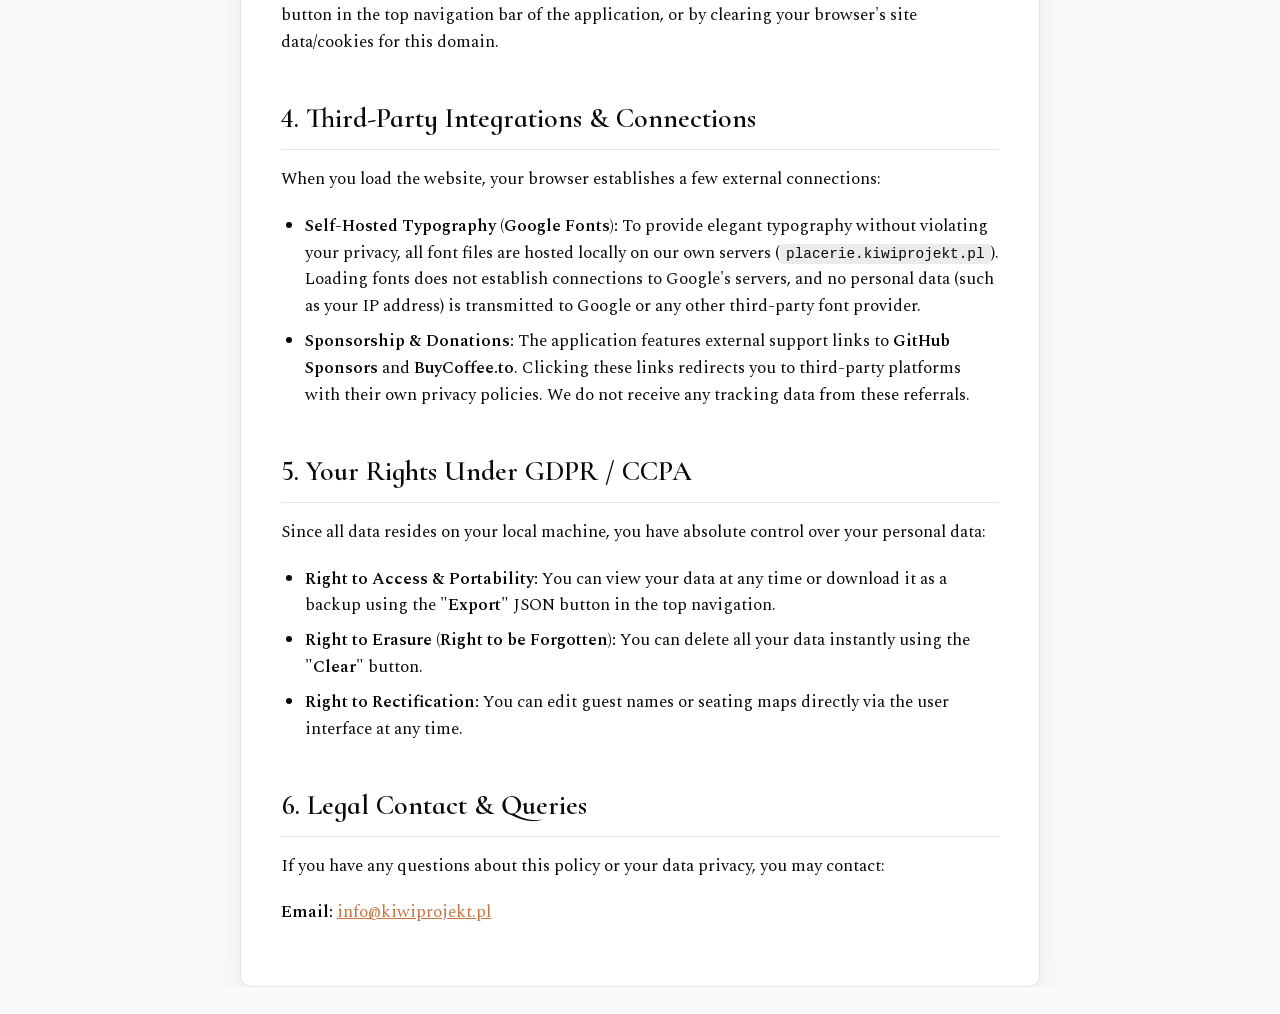
<file: privacy.html>
<!DOCTYPE html>
<html lang="en">
<head>
    <meta charset="UTF-8">
    <meta name="viewport" content="width=device-width, initial-scale=1.0">
    <title>Privacy Policy — Placerie Studio</title>
    <meta name="description" content="Privacy Policy for Placerie Studio (Party Tools). Zero data collection, purely client-side browser storage.">
    <meta name="robots" content="noindex, follow">
    <link rel="stylesheet" href="fonts.css">
    <link rel="stylesheet" href="style.css">
    <style>
        body {
            font-family: 'Spectral', serif;
            background-color: var(--bg-color);
            color: var(--text-main);
            line-height: 1.6;
            margin: 0;
            padding: 0;
            user-select: text;
            -webkit-user-select: text;
        }

        .legal-container {
            max-width: 800px;
            margin: 40px auto;
            padding: 40px;
            background: var(--surface);
            border: 1px solid var(--border-color);
            border-radius: var(--radius);
            box-shadow: var(--shadow-lg);
        }

        .legal-header {
            display: flex;
            justify-content: space-between;
            align-items: center;
            border-bottom: 1px solid var(--border-color);
            padding-bottom: 20px;
            margin-bottom: 30px;
        }

        .legal-brand {
            font-family: var(--font-heading);
            font-size: 1.5rem;
            font-weight: 800;
            background: linear-gradient(135deg, var(--primary), var(--accent));
            -webkit-background-clip: text;
            -webkit-text-fill-color: transparent;
            background-clip: text;
        }

        .legal-controls {
            display: flex;
            align-items: center;
            gap: 1rem;
        }

        .btn-back {
            display: inline-flex;
            align-items: center;
            gap: 6px;
            font-family: 'Inter', sans-serif;
            font-size: 0.85rem;
            font-weight: 600;
            color: var(--text-main);
            border: 1px solid var(--border-color);
            border-radius: var(--radius);
            padding: 6px 16px;
            background: transparent;
            cursor: pointer;
            transition: all 0.2s;
        }

        .btn-back:hover {
            background: color-mix(in srgb, var(--text-main) 5%, transparent);
            border-color: var(--text-muted);
        }

        .btn-lang {
            font-family: 'Inter', sans-serif;
            font-size: 0.8rem;
            font-weight: 700;
            color: var(--text-main);
            border: 1px solid var(--border-color);
            border-radius: var(--radius);
            padding: 6px 12px;
            background: transparent;
            cursor: pointer;
            transition: all 0.2s;
            display: flex;
            align-items: center;
            gap: 6px;
        }

        .btn-lang:hover {
            background: color-mix(in srgb, var(--text-main) 5%, transparent);
        }

        .legal-theme-btn {
            background: transparent;
            border: 1px solid var(--border-color);
            border-radius: var(--radius);
            width: 34px;
            height: 34px;
            display: flex;
            align-items: center;
            justify-content: center;
            cursor: pointer;
            color: var(--text-main);
            transition: all 0.2s;
        }

        .legal-theme-btn:hover {
            background: color-mix(in srgb, var(--text-main) 5%, transparent);
        }

        .dark-theme .legal-theme-btn .sun-icon { display: block !important; }
        .dark-theme .legal-theme-btn .moon-icon { display: none !important; }
        .legal-theme-btn .sun-icon { display: none; }
        .legal-theme-btn .moon-icon { display: block; }

        h1 {
            font-family: 'Cormorant Infant', serif;
            font-size: 2.5rem;
            font-weight: 500;
            margin-top: 0;
            margin-bottom: 8px;
            color: var(--text-main);
            letter-spacing: -0.01em;
        }

        .last-updated {
            font-family: 'Inter', sans-serif;
            font-size: 0.85rem;
            color: var(--text-muted);
            margin-bottom: 40px;
        }

        h2 {
            font-family: 'Cormorant Infant', serif;
            font-size: 1.75rem;
            font-weight: 600;
            margin-top: 40px;
            margin-bottom: 16px;
            color: var(--text-main);
            border-bottom: 1px solid var(--border-color);
            padding-bottom: 8px;
        }

        p {
            font-size: 1.05rem;
            margin-bottom: 20px;
            color: var(--text-main);
        }

        ul {
            margin-bottom: 24px;
            padding-left: 24px;
        }

        li {
            font-size: 1.05rem;
            margin-bottom: 8px;
            color: var(--text-main);
        }

        strong {
            font-weight: 600;
            color: var(--text-main);
        }

        .storage-box {
            background: color-mix(in srgb, var(--text-main) 3%, var(--surface));
            border: 1px solid var(--border-color);
            border-radius: var(--radius);
            padding: 20px;
            margin: 24px 0;
        }

        .storage-box h3 {
            font-family: 'Cormorant Infant', serif;
            font-size: 1.25rem;
            margin-top: 0;
            margin-bottom: 12px;
        }

        .storage-key {
            font-family: monospace;
            background: color-mix(in srgb, var(--text-main) 8%, var(--surface));
            padding: 2px 6px;
            border-radius: 4px;
            font-size: 0.9rem;
        }

        .lang-section {
            display: none;
        }

        .lang-section.active {
            display: block;
        }

        @media (max-width: 768px) {
            .legal-container {
                margin: 0;
                padding: 20px;
                border-radius: 0;
                border: none;
            }
            h1 {
                font-size: 2rem;
            }
            h2 {
                font-size: 1.5rem;
            }
        }
    </style>
</head>
<body>

    <div class="legal-container">
        <header class="legal-header">
            <a href="index.html" class="legal-brand">Placerie Studio</a>
            <div class="legal-controls">
                <button class="btn-lang" id="lang-btn">
                    <span id="lang-flag">🇬🇧</span> <span id="lang-text">English</span>
                </button>
                <button class="legal-theme-btn" id="theme-btn" title="Toggle Theme" aria-label="Toggle theme">
                    <!-- Sun Icon -->
                    <svg class="sun-icon" xmlns="http://www.w3.org/2000/svg" width="18" height="18" viewBox="0 0 24 24" fill="none" stroke="currentColor" stroke-width="2" stroke-linecap="round" stroke-linejoin="round">
                        <circle cx="12" cy="12" r="4"></circle>
                        <path d="M12 2v2M12 20v2M4.93 4.93l1.41 1.41M17.66 17.66l1.41 1.41M2 12h2M20 12h2M6.34 17.66l-1.41 1.41M19.07 4.93l-1.41 1.41"></path>
                    </svg>
                    <!-- Moon Icon -->
                    <svg class="moon-icon" xmlns="http://www.w3.org/2000/svg" width="18" height="18" viewBox="0 0 24 24" fill="none" stroke="currentColor" stroke-width="2" stroke-linecap="round" stroke-linejoin="round">
                        <path d="M12 3a6 6 0 0 0 9 9 9 9 0 1 1-9-9Z"></path>
                    </svg>
                </button>
                <a href="index.html" class="btn-back">
                    <svg xmlns="http://www.w3.org/2000/svg" width="14" height="14" viewBox="0 0 24 24" fill="none" stroke="currentColor" stroke-width="2.5" stroke-linecap="round" stroke-linejoin="round" style="margin-right:2px">
                        <path d="m15 18-6-6 6-6"/>
                    </svg>
                    <span id="back-text">Back</span>
                </a>
            </div>
        </header>

        <!-- ==================== ENGLISH SECTION ==================== -->
        <main id="content-en" class="lang-section active">
            <h1>Privacy Policy</h1>
            <div class="last-updated">Last Updated: May 22, 2026</div>

            <p>Welcome to <strong>Placerie Studio</strong> (Party Tools). We take your data protection and privacy seriously. This document describes how our application operates and how we protect your personal information.</p>

            <h2>1. Privacy-by-Design Philosophy</h2>
            <p>Placerie Studio is designed from the ground up to respect your privacy. The application is a fully client-side utility. This means <strong>we do not operate database servers, do not create user accounts, and never collect, store, or transmit your personal data to any external server.</strong></p>
            <p>All guest lists, seating arrangements, design configurations, and uploaded graphics remain strictly on your own device and are never visible to the developer or any third party.</p>

            <h2>2. Personal Data We Process</h2>
            <p>You may input personal information into the application to facilitate your event planning, including:</p>
            <ul>
                <li>Guest names</li>
                <li>RSVP statuses (Confirmed, Declined, Pending, Maybe)</li>
                <li>Seating assignments and table configurations</li>
                <li>Custom graphics or logo files uploaded for card rendering</li>
            </ul>
            <p>This information is processed purely within your browser to generate previews and printable layouts. It is never transmitted across the network.</p>

            <h2>3. Local Storage (`localStorage`)</h2>
            <p>Instead of tracking cookies, Placerie Studio uses browser local storage (`localStorage`) to preserve your work between sessions. This data is stored on your hard drive and is never shared. The following keys are stored:</p>

            <div class="storage-box">
                <h3>Stored Browser Keys:</h3>
                <ul>
                    <li><span class="storage-key">party-tools-guests</span>: Stores the guest list array (names and RSVP status).</li>
                    <li><span class="storage-key">party-tools-place-cards</span>: Stores custom layout configurations, text styling, and base64-encoded image data for custom place cards.</li>
                    <li><span class="storage-key">party-tools-seating-map</span>: Stores canvas layouts, table dimensions, shapes, and placement coordinates.</li>
                    <li><span class="storage-key">party-tools-lang</span>: Stores your preferred UI language ("en" or "pl").</li>
                </ul>
            </div>

            <p><strong>How to Delete Your Data:</strong> You can instantly erase all stored data by clicking the red <strong>"Clear"</strong> button in the top navigation bar of the application, or by clearing your browser's site data/cookies for this domain.</p>

            <h2>4. Third-Party Integrations & Connections</h2>
            <p>When you load the website, your browser establishes a few external connections:</p>
            <ul>
                <li><strong>Self-Hosted Typography (Google Fonts):</strong> To provide elegant typography without violating your privacy, all font files are hosted locally on our own servers (<span class="storage-key">placerie.kiwiprojekt.pl</span>). Loading fonts does not establish connections to Google's servers, and no personal data (such as your IP address) is transmitted to Google or any other third-party font provider.</li>
                <li><strong>Sponsorship & Donations:</strong> The application features external support links to <strong>GitHub Sponsors</strong> and <strong>BuyCoffee.to</strong>. Clicking these links redirects you to third-party platforms with their own privacy policies. We do not receive any tracking data from these referrals.</li>
            </ul>

            <h2>5. Your Rights Under GDPR / CCPA</h2>
            <p>Since all data resides on your local machine, you have absolute control over your personal data:</p>
            <ul>
                <li><strong>Right to Access & Portability:</strong> You can view your data at any time or download it as a backup using the <strong>"Export"</strong> JSON button in the top navigation.</li>
                <li><strong>Right to Erasure (Right to be Forgotten):</strong> You can delete all your data instantly using the <strong>"Clear"</strong> button.</li>
                <li><strong>Right to Rectification:</strong> You can edit guest names or seating maps directly via the user interface at any time.</li>
            </ul>

            <h2>6. Legal Contact & Queries</h2>
            <p>If you have any questions about this policy or your data privacy, you may contact:</p>
            <p><strong>Email:</strong> <a href="mailto:info@kiwiprojekt.pl" style="color:var(--accent); text-decoration:underline">info@kiwiprojekt.pl</a></p>
        </main>

        <!-- ==================== POLISH SECTION ==================== -->
        <main id="content-pl" class="lang-section">
            <h1>Polityka Prywatności</h1>
            <div class="last-updated">Ostatnia aktualizacja: 22 maja 2026 r.</div>

            <p>Witaj w <strong>Placerie Studio</strong> (Party Tools). Bardzo poważnie podchodzimy do ochrony Twoich danych i poszanowania prywatności. Niniejszy dokument opisuje zasady działania naszej aplikacji oraz sposoby ochrony Twoich informacji.</p>

            <h2>1. Filozofia Privacy-by-Design</h2>
            <p>Placerie Studio zostało zaprojektowane z myślą o pełnym poszanowaniu Twojej prywatności. Aplikacja działa w 100% po stronie klienta (w Twojej przeglądarce). Oznacza to, że <strong>nie posiadamy serwerów bazodanowych, nie tworzymy kont użytkowników i nigdy nie gromadzimy, nie przechowujemy ani nie wysyłamy Twoich danych osobowych na żadne serwery zewnętrzne.</strong></p>
            <p>Wszystkie listy gości, plany stołów, konfiguracje wizualne i wgrane grafiki pozostają wyłącznie na Twoim własnym urządzeniu i nie są widoczne dla twórcy aplikacji ani osób trzecich.</p>

            <h2>2. Przetwarzane Dane Osobowe</h2>
            <p>Aby ułatwić planowanie wydarzenia, możesz wprowadzić do aplikacji dane osobowe, takie jak:</p>
            <ul>
                <li>Imiona i nazwiska gości</li>
                <li>Statusy RSVP (Potwierdzone, Odmowa, Oczekujące, Może)</li>
                <li>Przypisania do stołów i układ miejsc</li>
                <li>Własne pliki graficzne wgrane do wydruku winietek</li>
            </ul>
            <p>Informacje te są przetwarzane wyłącznie w Twojej przeglądarce w celu generowania podglądów i szablonów do druku. Nigdy nie są wysyłane przez sieć.</p>

            <h2>3. Pamięć Przeglądarki (`localStorage`)</h2>
            <p>Zamiast śledzących plików cookie, Placerie Studio wykorzystuje lokalną pamięć przeglądarki (`localStorage`), aby zachować Twoją pracę między sesjami. Dane te są zapisywane na Twoim dysku twardym i nigdy nie są udostępniane. Zapisywane są następujące klucze:</p>

            <div class="storage-box">
                <h3>Zapisane klucze w przeglądarce:</h3>
                <ul>
                    <li><span class="storage-key">party-tools-guests</span>: Przechowuje listę gości (imiona, nazwiska, status RSVP).</li>
                    <li><span class="storage-key">party-tools-place-cards</span>: Przechowuje konfiguracje winietek, style czcionek i grafiki w formacie base64.</li>
                    <li><span class="storage-key">party-tools-seating-map</span>: Przechowuje mapy sali, wymiary i współrzędne położenia stołów.</li>
                    <li><span class="storage-key">party-tools-lang</span>: Przechowuje preferowany język interfejsu ("en" lub "pl").</li>
                </ul>
            </div>

            <p><strong>Jak usunąć swoje dane:</strong> Możesz natychmiast wyczyścić wszystkie zapisane dane, klikając czerwony przycisk <strong>"Wyczyść"</strong> (Clear) w górnym pasku nawigacyjnym aplikacji lub czyszcząc dane witryny w ustawieniach swojej przeglądarki.</p>

            <h2>4. Integracje i Połączenia Zewnętrzne</h2>
            <p>Podczas ładowania strony Twoja przeglądarka nawiązuje kilka zewnętrznych połączeń:</p>
            <ul>
                <li><strong>Lokalne czcionki (Google Fonts):</strong> Aby zapewnić elegancką typografię bez naruszania Twojej prywatności, wszystkie pliki czcionek są hostowane lokalnie na naszym własnym serwerze (<span class="storage-key">placerie.kiwiprojekt.pl</span>). Ładowanie czcionek nie nawiązuje połączeń z serwerami firmy Google, a Twoje dane osobowe (np. adres IP) nie są przekazywane do Google ani do żadnych innych zewnętrznych dostawców czcionek.</li>
                <li><strong>Wsparcie i Darowizny:</strong> Aplikacja zawiera zewnętrzne linki wsparcia do serwisów <strong>GitHub Sponsors</strong> oraz <strong>BuyCoffee.to</strong>. Kliknięcie ich przekierowuje Cię na zewnętrzne platformy posiadające własne polityki prywatności. Nie otrzymujemy żadnych danych śledzących z tych odesłań.</li>
            </ul>

            <h2>5. Twoje Prawa (RODO)</h2>
            <p>Ponieważ wszystkie dane znajdują się na Twoim urządzeniu, masz nad nimi absolutną kontrolę:</p>
            <ul>
                <li><strong>Prawo do wglądu i przenoszenia danych:</strong> Możesz w każdej chwili pobrać kopię zapasową swoich danych za pomocą przycisku <strong>"Eksport"</strong> (Export) do pliku JSON w pasku nawigacyjnym.</li>
                <li><strong>Prawo do usunięcia danych ("prawo do bycia zapomnianym"):</strong> Możesz natychmiast usunąć wszystkie swoje dane, korzystając z przycisku <strong>"Wyczyść"</strong> (Clear).</li>
                <li><strong>Prawo do sprostowania danych:</strong> Możesz w każdej chwili edytować imiona gości lub mapę miejsc bezpośrednio w interfejsie użytkownika.</li>
            </ul>

            <h2>6. Kontakt w sprawach prawnych</h2>
            <p>W razie jakichkolwiek pytań dotyczących niniejszej polityki prywatności lub ochrony danych, możesz skontaktować się pod adresem:</p>
            <p><strong>E-mail:</strong> <a href="mailto:info@kiwiprojekt.pl" style="color:var(--accent); text-decoration:underline">info@kiwiprojekt.pl</a></p>
        </main>
    </div>

    <script>
        // Language switching logic
        const langBtn = document.getElementById('lang-btn');
        const langFlag = document.getElementById('lang-flag');
        const langText = document.getElementById('lang-text');
        const backText = document.getElementById('back-text');
        const contentEn = document.getElementById('content-en');
        const contentPl = document.getElementById('content-pl');

        let currentLang = localStorage.getItem('party-tools-lang') || 'en';

        function updateLangUI() {
            if (currentLang === 'pl') {
                contentEn.classList.remove('active');
                contentPl.classList.add('active');
                langFlag.textContent = '🇵🇱';
                langText.textContent = 'Polski';
                backText.textContent = 'Powrót';
                document.title = "Polityka Prywatności — Placerie Studio";
            } else {
                contentPl.classList.remove('active');
                contentEn.classList.add('active');
                langFlag.textContent = '🇬🇧';
                langText.textContent = 'English';
                backText.textContent = 'Back';
                document.title = "Privacy Policy — Placerie Studio";
            }
        }

        langBtn.addEventListener('click', () => {
            currentLang = currentLang === 'en' ? 'pl' : 'en';
            localStorage.setItem('party-tools-lang', currentLang);
            updateLangUI();
        });

        // Theme switching logic
        const themeBtn = document.getElementById('theme-btn');
        
        function initTheme() {
            const savedTheme = localStorage.getItem('theme');
            const prefersDark = window.matchMedia('(prefers-color-scheme: dark)').matches;
            const isDark = savedTheme === 'dark' || (!savedTheme && prefersDark);
            
            if (isDark) {
                document.body.classList.add('dark-theme');
            } else {
                document.body.classList.remove('dark-theme');
            }
        }

        themeBtn.addEventListener('click', () => {
            const isDark = document.body.classList.toggle('dark-theme');
            localStorage.setItem('theme', isDark ? 'dark' : 'light');
        });

        // Initial calls
        initTheme();
        updateLangUI();
    </script>
</body>
</html>
</file>
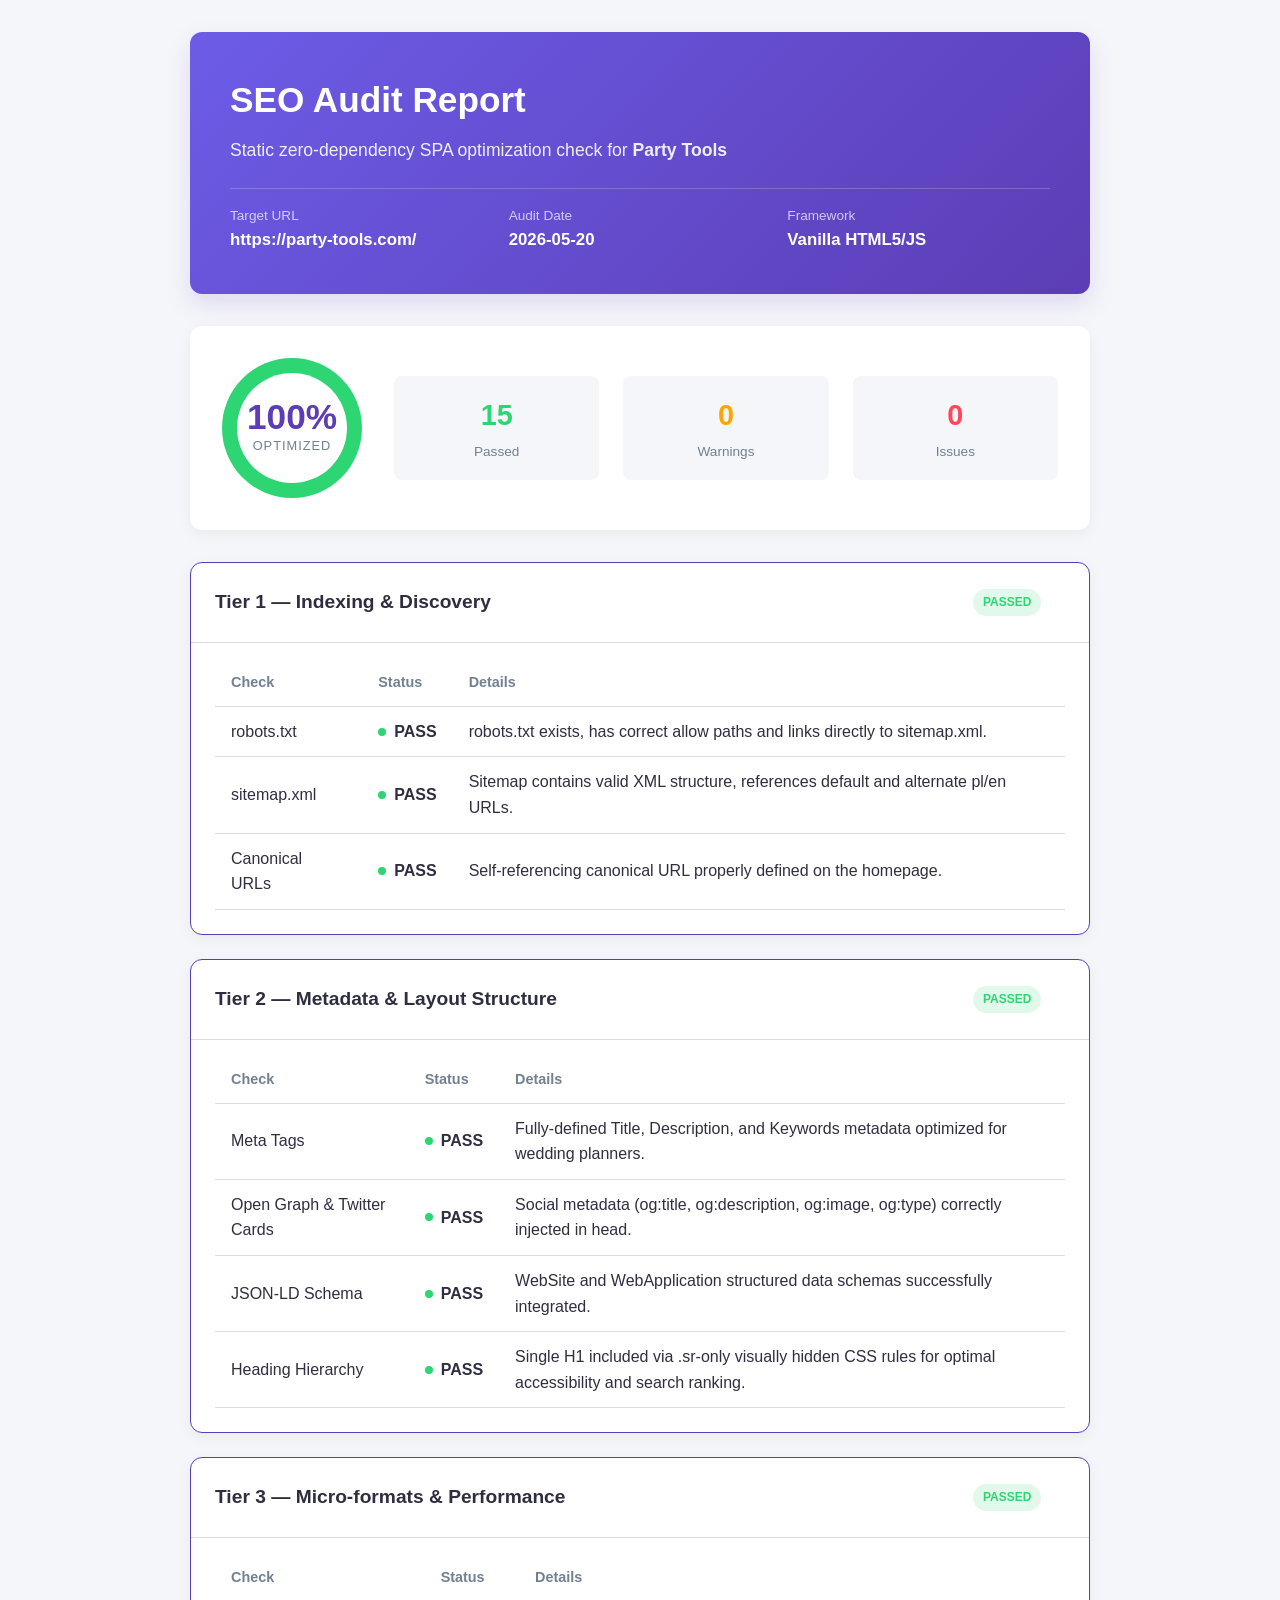
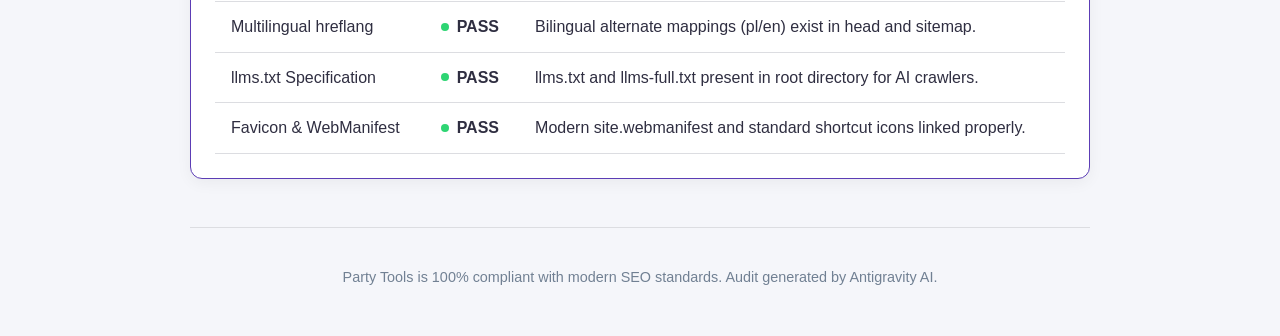
<file: seo-audit-report.html>
<!DOCTYPE html>
<html lang="en">
<head>
    <meta charset="UTF-8">
    <meta name="viewport" content="width=device-width, initial-scale=1.0">
    <title>SEO Audit Report — Party Tools</title>
    <style>
        :root {
            --bg: #f5f6fa;
            --surface: #ffffff;
            --primary: #5c3db5;
            --primary-hover: #482f94;
            --text-main: #2f2e41;
            --text-muted: #718093;
            --border: #dcdde1;
            --success: #2ed573;
            --warning: #ffa502;
            --error: #ff4757;
            --radius: 12px;
            --shadow: 0 4px 15px rgba(0,0,0,0.05);
        }

        body {
            font-family: 'Segoe UI', Tahoma, Geneva, Verdana, sans-serif;
            background-color: var(--bg);
            color: var(--text-main);
            margin: 0;
            padding: 2rem 1rem;
            line-height: 1.6;
        }

        .container {
            max-width: 900px;
            margin: 0 auto;
        }

        header {
            background: linear-gradient(135deg, #6c5ce7, var(--primary));
            color: white;
            padding: 2.5rem;
            border-radius: var(--radius);
            margin-bottom: 2rem;
            box-shadow: 0 10px 25px rgba(92, 61, 181, 0.15);
        }

        header h1 {
            margin: 0 0 0.5rem 0;
            font-size: 2.2rem;
        }

        header p {
            margin: 0;
            opacity: 0.9;
            font-size: 1.1rem;
        }

        .meta-grid {
            display: grid;
            grid-template-columns: repeat(auto-fit, minmax(200px, 1fr));
            gap: 1rem;
            margin-top: 1.5rem;
            border-top: 1px solid rgba(255, 255, 255, 0.2);
            padding-top: 1rem;
        }

        .meta-item span {
            display: block;
            font-size: 0.85rem;
            opacity: 0.7;
        }

        .meta-item strong {
            font-size: 1.05rem;
        }

        .score-card {
            background: var(--surface);
            border-radius: var(--radius);
            padding: 2rem;
            margin-bottom: 2rem;
            box-shadow: var(--shadow);
            display: flex;
            align-items: center;
            justify-content: space-around;
            flex-wrap: wrap;
            gap: 2rem;
        }

        .score-circle {
            width: 140px;
            height: 140px;
            border-radius: 50%;
            background: conic-gradient(var(--success) 100%, #e0e0e0 0);
            display: flex;
            align-items: center;
            justify-content: center;
            position: relative;
        }

        .score-circle::after {
            content: "";
            width: 110px;
            height: 110px;
            background: var(--surface);
            border-radius: 50%;
            position: absolute;
        }

        .score-text {
            position: absolute;
            z-index: 10;
            text-align: center;
        }

        .score-num {
            font-size: 2.2rem;
            font-weight: bold;
            color: var(--primary);
            line-height: 1;
        }

        .score-label {
            font-size: 0.8rem;
            color: var(--text-muted);
            text-transform: uppercase;
            letter-spacing: 1px;
            margin-top: 2px;
        }

        .stats {
            display: grid;
            grid-template-columns: repeat(3, 1fr);
            gap: 1.5rem;
            flex: 1;
        }

        .stat-item {
            text-align: center;
            padding: 1rem;
            border-radius: 8px;
            background: var(--bg);
        }

        .stat-num {
            font-size: 1.8rem;
            font-weight: bold;
            display: block;
        }

        .stat-num.passed { color: var(--success); }
        .stat-num.warnings { color: var(--warning); }
        .stat-num.errors { color: var(--error); }

        .stat-label {
            font-size: 0.85rem;
            color: var(--text-muted);
        }

        .category-list {
            display: flex;
            flex-direction: column;
            gap: 1.5rem;
        }

        details {
            background: var(--surface);
            border-radius: var(--radius);
            box-shadow: var(--shadow);
            overflow: hidden;
            border: 1px solid var(--border);
            transition: all 0.2s ease;
        }

        details[open] {
            border-color: var(--primary);
        }

        summary {
            padding: 1.5rem;
            font-weight: bold;
            font-size: 1.2rem;
            cursor: pointer;
            display: flex;
            align-items: center;
            justify-content: space-between;
            outline: none;
            user-select: none;
        }

        summary::-webkit-details-marker {
            display: none;
        }

        .summary-header {
            display: flex;
            align-items: center;
            gap: 1rem;
            width: 100%;
            justify-content: space-between;
            padding-right: 1.5rem;
        }

        .summary-title {
            display: flex;
            align-items: center;
            gap: 0.75rem;
        }

        .badge {
            padding: 0.25rem 0.6rem;
            border-radius: 99px;
            font-size: 0.75rem;
            font-weight: bold;
            text-transform: uppercase;
        }

        .badge.success { background: rgba(46, 213, 115, 0.15); color: var(--success); }
        .badge.warning { background: rgba(255, 165, 2, 0.15); color: var(--warning); }
        .badge.error { background: rgba(255, 71, 87, 0.15); color: var(--error); }

        .category-content {
            padding: 0 1.5rem 1.5rem;
            border-top: 1px solid var(--border);
        }

        table {
            width: 100%;
            border-collapse: collapse;
            margin-top: 1rem;
            text-align: left;
        }

        th, td {
            padding: 0.75rem 1rem;
            border-bottom: 1px solid var(--border);
        }

        th {
            font-weight: bold;
            color: var(--text-muted);
            font-size: 0.9rem;
        }

        .check-status {
            display: flex;
            align-items: center;
            gap: 0.5rem;
            font-weight: bold;
        }

        .status-dot {
            width: 8px;
            height: 8px;
            border-radius: 50%;
        }

        .status-dot.success { background-color: var(--success); }
        .status-dot.warning { background-color: var(--warning); }
        .status-dot.error { background-color: var(--error); }

        footer {
            margin-top: 3rem;
            text-align: center;
            color: var(--text-muted);
            font-size: 0.9rem;
            border-top: 1px solid var(--border);
            padding-top: 1.5rem;
        }
    </style>
</head>
<body>
    <div class="container">
        <header>
            <h1>SEO Audit Report</h1>
            <p>Static zero-dependency SPA optimization check for <strong>Party Tools</strong></p>
            <div class="meta-grid">
                <div class="meta-item">
                    <span>Target URL</span>
                    <strong>https://party-tools.com/</strong>
                </div>
                <div class="meta-item">
                    <span>Audit Date</span>
                    <strong>2026-05-20</strong>
                </div>
                <div class="meta-item">
                    <span>Framework</span>
                    <strong>Vanilla HTML5/JS</strong>
                </div>
            </div>
        </header>

        <div class="score-card">
            <div class="score-circle">
                <div class="score-text">
                    <div class="score-num">100%</div>
                    <div class="score-label">Optimized</div>
                </div>
            </div>
            <div class="stats">
                <div class="stat-item">
                    <span class="stat-num passed">15</span>
                    <span class="stat-label">Passed</span>
                </div>
                <div class="stat-item">
                    <span class="stat-num warnings">0</span>
                    <span class="stat-label">Warnings</span>
                </div>
                <div class="stat-item">
                    <span class="stat-num errors">0</span>
                    <span class="stat-label">Issues</span>
                </div>
            </div>
        </div>

        <div class="category-list">
            <details open>
                <summary>
                    <div class="summary-header">
                        <div class="summary-title">
                            <span>Tier 1 — Indexing & Discovery</span>
                        </div>
                        <span class="badge success">Passed</span>
                    </div>
                </summary>
                <div class="category-content">
                    <table>
                        <thead>
                            <tr>
                                <th>Check</th>
                                <th>Status</th>
                                <th>Details</th>
                            </tr>
                        </thead>
                        <tbody>
                            <tr>
                                <td>robots.txt</td>
                                <td>
                                    <div class="check-status">
                                        <span class="status-dot success"></span>
                                        <span>PASS</span>
                                    </div>
                                </td>
                                <td>robots.txt exists, has correct allow paths and links directly to sitemap.xml.</td>
                            </tr>
                            <tr>
                                <td>sitemap.xml</td>
                                <td>
                                    <div class="check-status">
                                        <span class="status-dot success"></span>
                                        <span>PASS</span>
                                    </div>
                                </td>
                                <td>Sitemap contains valid XML structure, references default and alternate pl/en URLs.</td>
                            </tr>
                            <tr>
                                <td>Canonical URLs</td>
                                <td>
                                    <div class="check-status">
                                        <span class="status-dot success"></span>
                                        <span>PASS</span>
                                    </div>
                                </td>
                                <td>Self-referencing canonical URL properly defined on the homepage.</td>
                            </tr>
                        </tbody>
                    </table>
                </div>
            </details>

            <details open>
                <summary>
                    <div class="summary-header">
                        <div class="summary-title">
                            <span>Tier 2 — Metadata & Layout Structure</span>
                        </div>
                        <span class="badge success">Passed</span>
                    </div>
                </summary>
                <div class="category-content">
                    <table>
                        <thead>
                            <tr>
                                <th>Check</th>
                                <th>Status</th>
                                <th>Details</th>
                            </tr>
                        </thead>
                        <tbody>
                            <tr>
                                <td>Meta Tags</td>
                                <td>
                                    <div class="check-status">
                                        <span class="status-dot success"></span>
                                        <span>PASS</span>
                                    </div>
                                </td>
                                <td>Fully-defined Title, Description, and Keywords metadata optimized for wedding planners.</td>
                            </tr>
                            <tr>
                                <td>Open Graph & Twitter Cards</td>
                                <td>
                                    <div class="check-status">
                                        <span class="status-dot success"></span>
                                        <span>PASS</span>
                                    </div>
                                </td>
                                <td>Social metadata (og:title, og:description, og:image, og:type) correctly injected in head.</td>
                            </tr>
                            <tr>
                                <td>JSON-LD Schema</td>
                                <td>
                                    <div class="check-status">
                                        <span class="status-dot success"></span>
                                        <span>PASS</span>
                                    </div>
                                </td>
                                <td>WebSite and WebApplication structured data schemas successfully integrated.</td>
                            </tr>
                            <tr>
                                <td>Heading Hierarchy</td>
                                <td>
                                    <div class="check-status">
                                        <span class="status-dot success"></span>
                                        <span>PASS</span>
                                    </div>
                                </td>
                                <td>Single H1 included via .sr-only visually hidden CSS rules for optimal accessibility and search ranking.</td>
                            </tr>
                        </tbody>
                    </table>
                </div>
            </details>

            <details open>
                <summary>
                    <div class="summary-header">
                        <div class="summary-title">
                            <span>Tier 3 — Micro-formats & Performance</span>
                        </div>
                        <span class="badge success">Passed</span>
                    </div>
                </summary>
                <div class="category-content">
                    <table>
                        <thead>
                            <tr>
                                <th>Check</th>
                                <th>Status</th>
                                <th>Details</th>
                            </tr>
                        </thead>
                        <tbody>
                            <tr>
                                <td>Multilingual hreflang</td>
                                <td>
                                    <div class="check-status">
                                        <span class="status-dot success"></span>
                                        <span>PASS</span>
                                    </div>
                                </td>
                                <td>Bilingual alternate mappings (pl/en) exist in head and sitemap.</td>
                            </tr>
                            <tr>
                                <td>llms.txt Specification</td>
                                <td>
                                    <div class="check-status">
                                        <span class="status-dot success"></span>
                                        <span>PASS</span>
                                    </div>
                                </td>
                                <td>llms.txt and llms-full.txt present in root directory for AI crawlers.</td>
                            </tr>
                            <tr>
                                <td>Favicon & WebManifest</td>
                                <td>
                                    <div class="check-status">
                                        <span class="status-dot success"></span>
                                        <span>PASS</span>
                                    </div>
                                </td>
                                <td>Modern site.webmanifest and standard shortcut icons linked properly.</td>
                            </tr>
                        </tbody>
                    </table>
                </div>
            </details>
        </div>

        <footer>
            <p>Party Tools is 100% compliant with modern SEO standards. Audit generated by Antigravity AI.</p>
        </footer>
    </div>
</body>
</html>
</file>
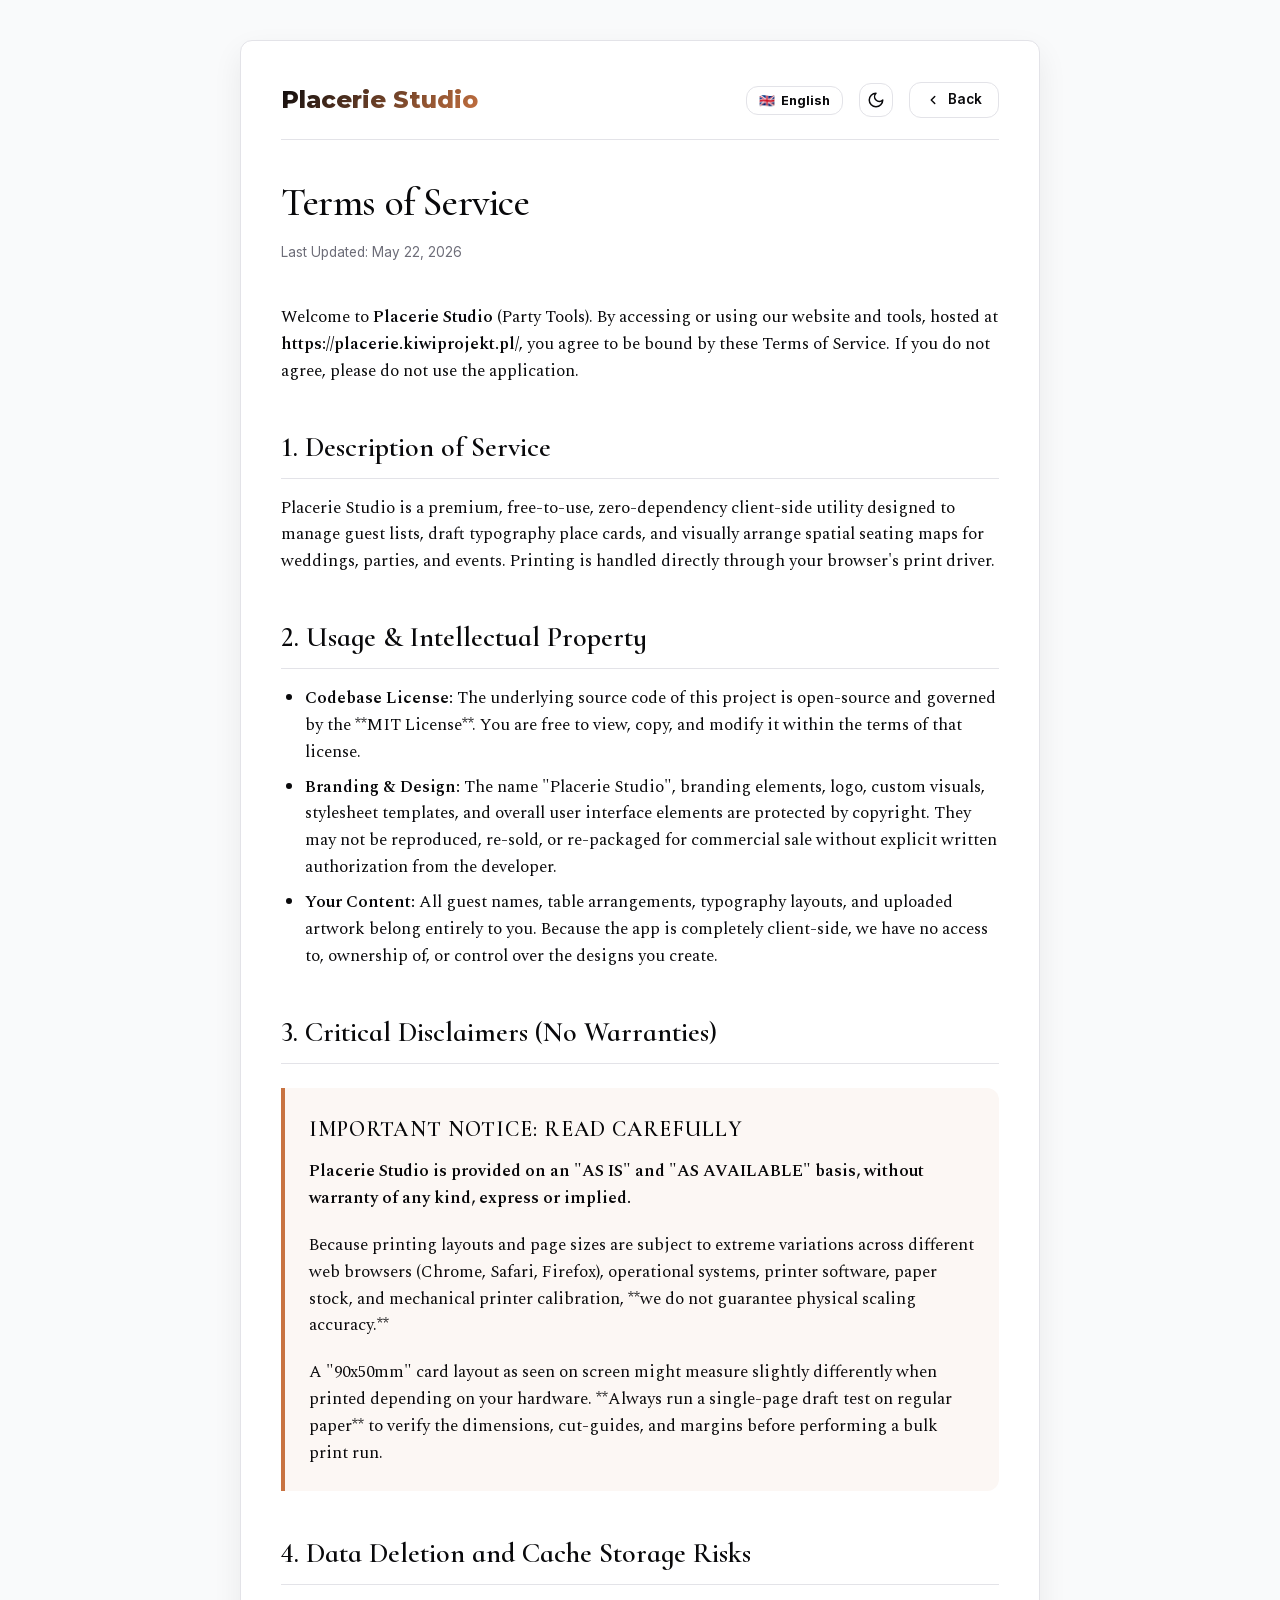
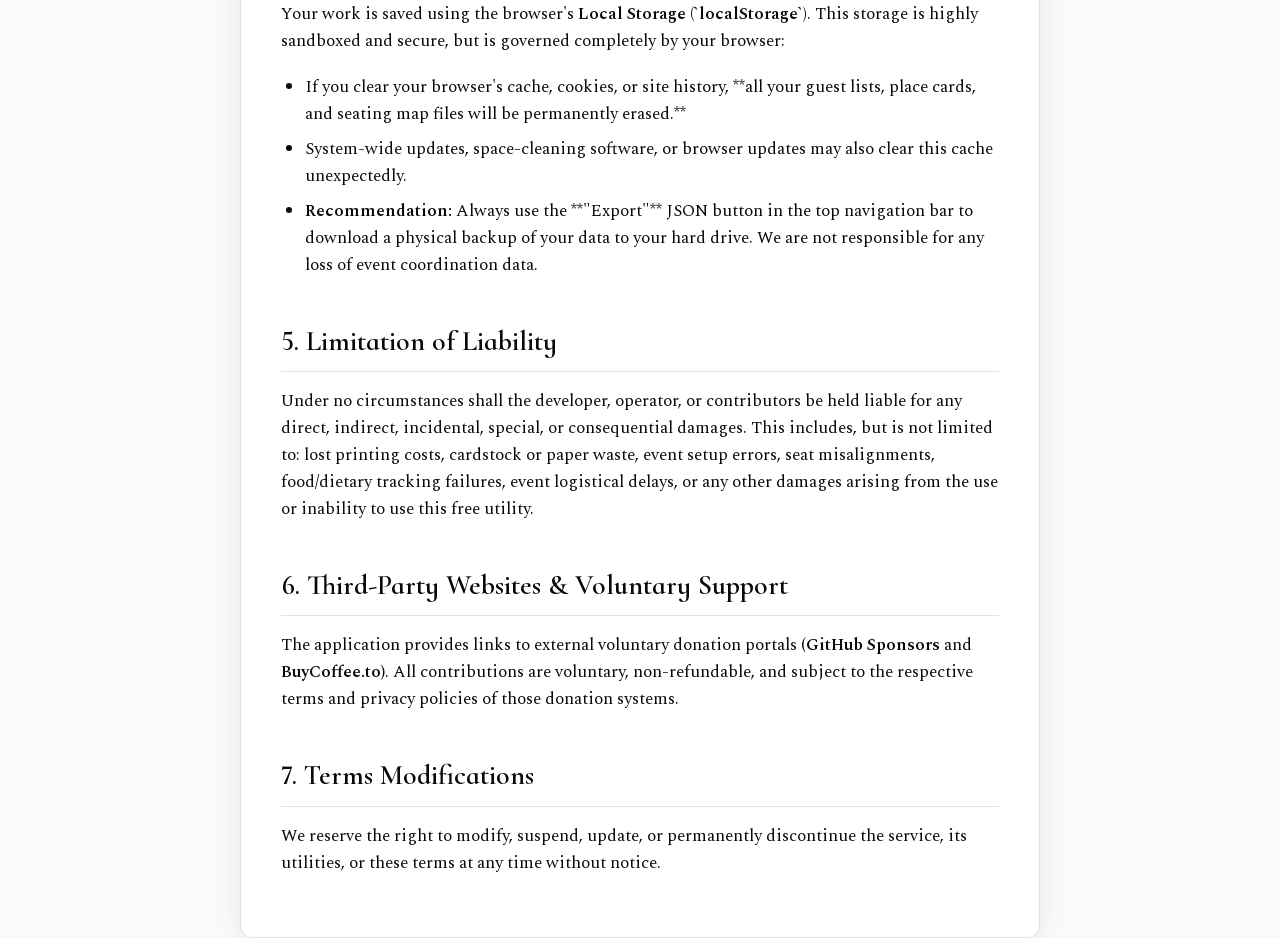
<file: terms.html>
<!DOCTYPE html>
<html lang="en">
<head>
    <meta charset="UTF-8">
    <meta name="viewport" content="width=device-width, initial-scale=1.0">
    <title>Terms of Service — Placerie Studio</title>
    <meta name="description" content="Terms of Service for Placerie Studio (Party Tools). Zero warranty, limitation of liability, and usage terms.">
    <meta name="robots" content="noindex, follow">
    <link rel="stylesheet" href="fonts.css">
    <link rel="stylesheet" href="style.css">
    <style>
        body {
            font-family: 'Spectral', serif;
            background-color: var(--bg-color);
            color: var(--text-main);
            line-height: 1.6;
            margin: 0;
            padding: 0;
            user-select: text;
            -webkit-user-select: text;
        }

        .legal-container {
            max-width: 800px;
            margin: 40px auto;
            padding: 40px;
            background: var(--surface);
            border: 1px solid var(--border-color);
            border-radius: var(--radius);
            box-shadow: var(--shadow-lg);
        }

        .legal-header {
            display: flex;
            justify-content: space-between;
            align-items: center;
            border-bottom: 1px solid var(--border-color);
            padding-bottom: 20px;
            margin-bottom: 30px;
        }

        .legal-brand {
            font-family: var(--font-heading);
            font-size: 1.5rem;
            font-weight: 800;
            background: linear-gradient(135deg, var(--primary), var(--accent));
            -webkit-background-clip: text;
            -webkit-text-fill-color: transparent;
            background-clip: text;
        }

        .legal-controls {
            display: flex;
            align-items: center;
            gap: 1rem;
        }

        .btn-back {
            display: inline-flex;
            align-items: center;
            gap: 6px;
            font-family: 'Inter', sans-serif;
            font-size: 0.85rem;
            font-weight: 600;
            color: var(--text-main);
            border: 1px solid var(--border-color);
            border-radius: var(--radius);
            padding: 6px 16px;
            background: transparent;
            cursor: pointer;
            transition: all 0.2s;
        }

        .btn-back:hover {
            background: color-mix(in srgb, var(--text-main) 5%, transparent);
            border-color: var(--text-muted);
        }

        .btn-lang {
            font-family: 'Inter', sans-serif;
            font-size: 0.8rem;
            font-weight: 700;
            color: var(--text-main);
            border: 1px solid var(--border-color);
            border-radius: var(--radius);
            padding: 6px 12px;
            background: transparent;
            cursor: pointer;
            transition: all 0.2s;
            display: flex;
            align-items: center;
            gap: 6px;
        }

        .btn-lang:hover {
            background: color-mix(in srgb, var(--text-main) 5%, transparent);
        }

        .legal-theme-btn {
            background: transparent;
            border: 1px solid var(--border-color);
            border-radius: var(--radius);
            width: 34px;
            height: 34px;
            display: flex;
            align-items: center;
            justify-content: center;
            cursor: pointer;
            color: var(--text-main);
            transition: all 0.2s;
        }

        .legal-theme-btn:hover {
            background: color-mix(in srgb, var(--text-main) 5%, transparent);
        }

        .dark-theme .legal-theme-btn .sun-icon { display: block !important; }
        .dark-theme .legal-theme-btn .moon-icon { display: none !important; }
        .legal-theme-btn .sun-icon { display: none; }
        .legal-theme-btn .moon-icon { display: block; }

        h1 {
            font-family: 'Cormorant Infant', serif;
            font-size: 2.5rem;
            font-weight: 500;
            margin-top: 0;
            margin-bottom: 8px;
            color: var(--text-main);
            letter-spacing: -0.01em;
        }

        .last-updated {
            font-family: 'Inter', sans-serif;
            font-size: 0.85rem;
            color: var(--text-muted);
            margin-bottom: 40px;
        }

        h2 {
            font-family: 'Cormorant Infant', serif;
            font-size: 1.75rem;
            font-weight: 600;
            margin-top: 40px;
            margin-bottom: 16px;
            color: var(--text-main);
            border-bottom: 1px solid var(--border-color);
            padding-bottom: 8px;
        }

        p {
            font-size: 1.05rem;
            margin-bottom: 20px;
            color: var(--text-main);
        }

        ul {
            margin-bottom: 24px;
            padding-left: 24px;
        }

        li {
            font-size: 1.05rem;
            margin-bottom: 8px;
            color: var(--text-main);
        }

        strong {
            font-weight: 600;
            color: var(--text-main);
        }

        .disclaimer-box {
            border-left: 4px solid var(--accent);
            background: color-mix(in srgb, var(--accent) 6%, var(--surface));
            border-top-right-radius: var(--radius);
            border-bottom-right-radius: var(--radius);
            padding: 24px;
            margin: 24px 0;
        }

        .disclaimer-box h3 {
            font-family: 'Cormorant Infant', serif;
            font-size: 1.35rem;
            font-weight: 600;
            margin-top: 0;
            margin-bottom: 12px;
            color: var(--text-main);
            text-transform: uppercase;
            letter-spacing: 0.05em;
        }

        .disclaimer-box p:last-child {
            margin-bottom: 0;
        }

        .lang-section {
            display: none;
        }

        .lang-section.active {
            display: block;
        }

        @media (max-width: 768px) {
            .legal-container {
                margin: 0;
                padding: 20px;
                border-radius: 0;
                border: none;
            }
            h1 {
                font-size: 2rem;
            }
            h2 {
                font-size: 1.5rem;
            }
        }
    </style>
</head>
<body>

    <div class="legal-container">
        <header class="legal-header">
            <a href="index.html" class="legal-brand">Placerie Studio</a>
            <div class="legal-controls">
                <button class="btn-lang" id="lang-btn">
                    <span id="lang-flag">🇬🇧</span> <span id="lang-text">English</span>
                </button>
                <button class="legal-theme-btn" id="theme-btn" title="Toggle Theme" aria-label="Toggle theme">
                    <!-- Sun Icon -->
                    <svg class="sun-icon" xmlns="http://www.w3.org/2000/svg" width="18" height="18" viewBox="0 0 24 24" fill="none" stroke="currentColor" stroke-width="2" stroke-linecap="round" stroke-linejoin="round">
                        <circle cx="12" cy="12" r="4"></circle>
                        <path d="M12 2v2M12 20v2M4.93 4.93l1.41 1.41M17.66 17.66l1.41 1.41M2 12h2M20 12h2M6.34 17.66l-1.41 1.41M19.07 4.93l-1.41 1.41"></path>
                    </svg>
                    <!-- Moon Icon -->
                    <svg class="moon-icon" xmlns="http://www.w3.org/2000/svg" width="18" height="18" viewBox="0 0 24 24" fill="none" stroke="currentColor" stroke-width="2" stroke-linecap="round" stroke-linejoin="round">
                        <path d="M12 3a6 6 0 0 0 9 9 9 9 0 1 1-9-9Z"></path>
                    </svg>
                </button>
                <a href="index.html" class="btn-back">
                    <svg xmlns="http://www.w3.org/2000/svg" width="14" height="14" viewBox="0 0 24 24" fill="none" stroke="currentColor" stroke-width="2.5" stroke-linecap="round" stroke-linejoin="round" style="margin-right:2px">
                        <path d="m15 18-6-6 6-6"/>
                    </svg>
                    <span id="back-text">Back</span>
                </a>
            </div>
        </header>

        <!-- ==================== ENGLISH SECTION ==================== -->
        <main id="content-en" class="lang-section active">
            <h1>Terms of Service</h1>
            <div class="last-updated">Last Updated: May 22, 2026</div>

            <p>Welcome to <strong>Placerie Studio</strong> (Party Tools). By accessing or using our website and tools, hosted at <strong>https://placerie.kiwiprojekt.pl/</strong>, you agree to be bound by these Terms of Service. If you do not agree, please do not use the application.</p>

            <h2>1. Description of Service</h2>
            <p>Placerie Studio is a premium, free-to-use, zero-dependency client-side utility designed to manage guest lists, draft typography place cards, and visually arrange spatial seating maps for weddings, parties, and events. Printing is handled directly through your browser's print driver.</p>

            <h2>2. Usage & Intellectual Property</h2>
            <ul>
                <li><strong>Codebase License:</strong> The underlying source code of this project is open-source and governed by the **MIT License**. You are free to view, copy, and modify it within the terms of that license.</li>
                <li><strong>Branding & Design:</strong> The name "Placerie Studio", branding elements, logo, custom visuals, stylesheet templates, and overall user interface elements are protected by copyright. They may not be reproduced, re-sold, or re-packaged for commercial sale without explicit written authorization from the developer.</li>
                <li><strong>Your Content:</strong> All guest names, table arrangements, typography layouts, and uploaded artwork belong entirely to you. Because the app is completely client-side, we have no access to, ownership of, or control over the designs you create.</li>
            </ul>

            <h2>3. Critical Disclaimers (No Warranties)</h2>
            
            <div class="disclaimer-box">
                <h3>Important Notice: Read Carefully</h3>
                <p><strong>Placerie Studio is provided on an "AS IS" and "AS AVAILABLE" basis, without warranty of any kind, express or implied.</strong></p>
                <p>Because printing layouts and page sizes are subject to extreme variations across different web browsers (Chrome, Safari, Firefox), operational systems, printer software, paper stock, and mechanical printer calibration, **we do not guarantee physical scaling accuracy.**</p>
                <p>A "90x50mm" card layout as seen on screen might measure slightly differently when printed depending on your hardware. **Always run a single-page draft test on regular paper** to verify the dimensions, cut-guides, and margins before performing a bulk print run.</p>
            </div>

            <h2>4. Data Deletion and Cache Storage Risks</h2>
            <p>Your work is saved using the browser's <strong>Local Storage (`localStorage`)</strong>. This storage is highly sandboxed and secure, but is governed completely by your browser:</p>
            <ul>
                <li>If you clear your browser's cache, cookies, or site history, **all your guest lists, place cards, and seating map files will be permanently erased.**</li>
                <li>System-wide updates, space-cleaning software, or browser updates may also clear this cache unexpectedly.</li>
                <li><strong>Recommendation:</strong> Always use the **"Export"** JSON button in the top navigation bar to download a physical backup of your data to your hard drive. We are not responsible for any loss of event coordination data.</li>
            </ul>

            <h2>5. Limitation of Liability</h2>
            <p>Under no circumstances shall the developer, operator, or contributors be held liable for any direct, indirect, incidental, special, or consequential damages. This includes, but is not limited to: lost printing costs, cardstock or paper waste, event setup errors, seat misalignments, food/dietary tracking failures, event logistical delays, or any other damages arising from the use or inability to use this free utility.</p>

            <h2>6. Third-Party Websites & Voluntary Support</h2>
            <p>The application provides links to external voluntary donation portals (<strong>GitHub Sponsors</strong> and <strong>BuyCoffee.to</strong>). All contributions are voluntary, non-refundable, and subject to the respective terms and privacy policies of those donation systems.</p>

            <h2>7. Terms Modifications</h2>
            <p>We reserve the right to modify, suspend, update, or permanently discontinue the service, its utilities, or these terms at any time without notice.</p>
        </main>

        <!-- ==================== POLISH SECTION ==================== -->
        <main id="content-pl" class="lang-section">
            <h1>Regulamin Korzystania</h1>
            <div class="last-updated">Ostatnia aktualizacja: 22 maja 2026 r.</div>

            <p>Witaj w <strong>Placerie Studio</strong> (Party Tools). Korzystając z naszej strony i narzędzi pod adresem <strong>https://placerie.kiwiprojekt.pl/</strong>, akceptujesz i zobowiązujesz się przestrzegać niniejszego Regulaminu. Jeśli go nie akceptujesz, prosimy o opuszczenie strony.</p>

            <h2>1. Opis Usługi</h2>
            <p>Placerie Studio to bezpłatne, działające wyłącznie po stronie przeglądarki narzędzie przeznaczone do zarządzania listami gości, projektowania eleganckich winietek oraz tworzenia map usadzenia gości na weselach, bankietach i imprezach. Drukowanie odbywa się bezpośrednio za pomocą systemowego sterownika druku Twojej przeglądarki.</p>

            <h2>2. Prawa Autorskie i Użytkowanie</h2>
            <ul>
                <li><strong>Licencja kodu:</strong> Kod źródłowy aplikacji jest dostępny publicznie (open-source) na warunkach licencji **MIT License**. Możesz go kopiować i modyfikować zgodnie z zasadami tej licencji.</li>
                <li><strong>Wizerunek i Marka:</strong> Nazwa "Placerie Studio", identyfikacja wizualna, grafika, unikalne style oraz projekt interfejsu podlegają ochronie prawnej. Zabrania się ich powielania, kopiowania i odsprzedaży w celach zarobkowych bez wyraźnej zgody autora.</li>
                <li><strong>Twoje dane i projekty:</strong> Masz pełne prawo własności do wprowadzonych list gości, układów stołów oraz wybranych czcionek i grafik. Ze względu na działanie w 100% po stronie klienta, nie mamy żadnego wglądu w Twoje dane ani wpływu na Twoje pliki projektów.</li>
            </ul>

            <h2>3. Wyłączenie Odpowiedzialności (Brak Gwarancji)</h2>
            
            <div class="disclaimer-box">
                <h3>Ważny Komunikat: Przeczytaj Uważnie</h3>
                <p><strong>Placerie Studio jest udostępniane w stanie, w jakim się znajduje ("AS IS"), bez jakichkolwiek gwarancji.</strong></p>
                <p>Ponieważ układy wydruków oraz rozmiary stron zależą bezpośrednio od Twojej przeglądarki internetowej (Chrome, Safari, Firefox), systemu operacyjnego, sterowników drukarki, grubości papieru oraz kalibracji fizycznego urządzenia, **nie gwarantujemy idealnego odwzorowania wymiarów fizycznych.**</p>
                <p>Karta, która w aplikacji ma wymiar "90x50 mm", po wydrukowaniu może się minimalnie różnić w zależności od sprzętu. **Zawsze wykonaj próbny wydruk jednej strony na zwykłym papierze**, aby upewnić się, że wymiary, marginesy i linie cięcia są prawidłowe przed wydrukiem całego nakładu.</p>
            </div>

            <h2>4. Ryzyko Utraty Danych w Pamięci Podręcznej</h2>
            <p>Twoje dane są zapisywane w **lokalnej pamięci przeglądarki (`localStorage`)**. Choć jest to bezpieczna, odseparowana metoda, jej zachowanie zależy całkowicie od ustawień Twojej przeglądarki:</p>
            <ul>
                <li>Wyczyszczenie historii, plików cookie lub pamięci podręcznej przeglądarki **spowoduje bezpowrotne usunięcie wszystkich list gości i projektów.**</li>
                <li>Aktualizacje przeglądarki lub automatyczne czyszczenie dysku przez system operacyjny również mogą usunąć te dane.</li>
                <li><strong>Zalecenie:</strong> Regularnie korzystaj z przycisku **"Eksport"** (Export) w górnym pasku nawigacyjnym, aby pobrać plik JSON z kopią zapasową na swój komputer. Nie odpowiadamy za utracone dane organizacyjne.</li>
            </ul>

            <h2>5. Ograniczenie Odpowiedzialności</h2>
            <p>W najszerszym dopuszczalnym przez prawo zakresie, autor oraz osoby współpracujące nie ponoszą żadnej odpowiedzialności za jakiekolwiek bezpośrednie lub pośrednie szkody. Dotyczy to w szczególności: zmarnowanych kosztów papieru lub druku, błędów usadzenia gości na weselu, pomyłek w menu/dietach, opóźnień logistycznych wydarzenia ani jakichkolwiek innych problemów wynikających z użycia lub braku możliwości użycia tego darmowego narzędzia.</p>

            <h2>6. Strony Trzecie i Dobrowolne Wsparcie</h2>
            <p>Aplikacja posiada odnośniki do zewnętrznych systemów dobrowolnych darowizn (<strong>GitHub Sponsors</strong> oraz <strong>BuyCoffee.to</strong>). Wszelkie transakcje odbywają się na warunkach określonych przez te serwisy i są całkowicie dobrowolne oraz bezzwrotne.</p>

            <h2>7. Zmiany w Regulaminie</h2>
            <p>Zastrzegamy sobie prawo do modyfikowania, zawieszania, aktualizacji lub trwałego wyłączenia usług aplikacji, a także zmian w niniejszym regulaminie w dowolnym momencie, bez uprzedzenia.</p>
        </main>
    </div>

    <script>
        // Language switching logic
        const langBtn = document.getElementById('lang-btn');
        const langFlag = document.getElementById('lang-flag');
        const langText = document.getElementById('lang-text');
        const backText = document.getElementById('back-text');
        const contentEn = document.getElementById('content-en');
        const contentPl = document.getElementById('content-pl');

        let currentLang = localStorage.getItem('party-tools-lang') || 'en';

        function updateLangUI() {
            if (currentLang === 'pl') {
                contentEn.classList.remove('active');
                contentPl.classList.add('active');
                langFlag.textContent = '🇵🇱';
                langText.textContent = 'Polski';
                backText.textContent = 'Powrót';
                document.title = "Regulamin Korzystania — Placerie Studio";
            } else {
                contentPl.classList.remove('active');
                contentEn.classList.add('active');
                langFlag.textContent = '🇬🇧';
                langText.textContent = 'English';
                backText.textContent = 'Back';
                document.title = "Terms of Service — Placerie Studio";
            }
        }

        langBtn.addEventListener('click', () => {
            currentLang = currentLang === 'en' ? 'pl' : 'en';
            localStorage.setItem('party-tools-lang', currentLang);
            updateLangUI();
        });

        // Theme switching logic
        const themeBtn = document.getElementById('theme-btn');
        
        function initTheme() {
            const savedTheme = localStorage.getItem('theme');
            const prefersDark = window.matchMedia('(prefers-color-scheme: dark)').matches;
            const isDark = savedTheme === 'dark' || (!savedTheme && prefersDark);
            
            if (isDark) {
                document.body.classList.add('dark-theme');
            } else {
                document.body.classList.remove('dark-theme');
            }
        }

        themeBtn.addEventListener('click', () => {
            const isDark = document.body.classList.toggle('dark-theme');
            localStorage.setItem('theme', isDark ? 'dark' : 'light');
        });

        // Initial calls
        initTheme();
        updateLangUI();
    </script>
</body>
</html>
</file>
<file: fonts.css>
/* latin-ext */
@font-face {
  font-family: 'Caveat';
  font-style: normal;
  font-weight: 400 700;
  font-display: swap;
  src: url(fonts/caveat-regular-400-700-latin-ext.woff2) format('woff2');
  unicode-range: U+0100-02BA, U+02BD-02C5, U+02C7-02CC, U+02CE-02D7, U+02DD-02FF, U+0304, U+0308, U+0329, U+1D00-1DBF, U+1E00-1E9F, U+1EF2-1EFF, U+2020, U+20A0-20AB, U+20AD-20C0, U+2113, U+2C60-2C7F, U+A720-A7FF;
}
/* latin */
@font-face {
  font-family: 'Caveat';
  font-style: normal;
  font-weight: 400 700;
  font-display: swap;
  src: url(fonts/caveat-regular-400-700-latin.woff2) format('woff2');
  unicode-range: U+0000-00FF, U+0131, U+0152-0153, U+02BB-02BC, U+02C6, U+02DA, U+02DC, U+0304, U+0308, U+0329, U+2000-206F, U+20AC, U+2122, U+2191, U+2193, U+2212, U+2215, U+FEFF, U+FFFD;
}
/* latin-ext */
@font-face {
  font-family: 'Cormorant Infant';
  font-style: italic;
  font-weight: 300;
  font-display: swap;
  src: url(fonts/cormorant-infant-italic-300to700-latin-ext.woff2) format('woff2');
  unicode-range: U+0100-02BA, U+02BD-02C5, U+02C7-02CC, U+02CE-02D7, U+02DD-02FF, U+0304, U+0308, U+0329, U+1D00-1DBF, U+1E00-1E9F, U+1EF2-1EFF, U+2020, U+20A0-20AB, U+20AD-20C0, U+2113, U+2C60-2C7F, U+A720-A7FF;
}
/* latin */
@font-face {
  font-family: 'Cormorant Infant';
  font-style: italic;
  font-weight: 300;
  font-display: swap;
  src: url(fonts/cormorant-infant-italic-300to700-latin.woff2) format('woff2');
  unicode-range: U+0000-00FF, U+0131, U+0152-0153, U+02BB-02BC, U+02C6, U+02DA, U+02DC, U+0304, U+0308, U+0329, U+2000-206F, U+20AC, U+2122, U+2191, U+2193, U+2212, U+2215, U+FEFF, U+FFFD;
}
/* latin-ext */
@font-face {
  font-family: 'Cormorant Infant';
  font-style: italic;
  font-weight: 400;
  font-display: swap;
  src: url(fonts/cormorant-infant-italic-300to700-latin-ext.woff2) format('woff2');
  unicode-range: U+0100-02BA, U+02BD-02C5, U+02C7-02CC, U+02CE-02D7, U+02DD-02FF, U+0304, U+0308, U+0329, U+1D00-1DBF, U+1E00-1E9F, U+1EF2-1EFF, U+2020, U+20A0-20AB, U+20AD-20C0, U+2113, U+2C60-2C7F, U+A720-A7FF;
}
/* latin */
@font-face {
  font-family: 'Cormorant Infant';
  font-style: italic;
  font-weight: 400;
  font-display: swap;
  src: url(fonts/cormorant-infant-italic-300to700-latin.woff2) format('woff2');
  unicode-range: U+0000-00FF, U+0131, U+0152-0153, U+02BB-02BC, U+02C6, U+02DA, U+02DC, U+0304, U+0308, U+0329, U+2000-206F, U+20AC, U+2122, U+2191, U+2193, U+2212, U+2215, U+FEFF, U+FFFD;
}
/* latin-ext */
@font-face {
  font-family: 'Cormorant Infant';
  font-style: italic;
  font-weight: 500;
  font-display: swap;
  src: url(fonts/cormorant-infant-italic-300to700-latin-ext.woff2) format('woff2');
  unicode-range: U+0100-02BA, U+02BD-02C5, U+02C7-02CC, U+02CE-02D7, U+02DD-02FF, U+0304, U+0308, U+0329, U+1D00-1DBF, U+1E00-1E9F, U+1EF2-1EFF, U+2020, U+20A0-20AB, U+20AD-20C0, U+2113, U+2C60-2C7F, U+A720-A7FF;
}
/* latin */
@font-face {
  font-family: 'Cormorant Infant';
  font-style: italic;
  font-weight: 500;
  font-display: swap;
  src: url(fonts/cormorant-infant-italic-300to700-latin.woff2) format('woff2');
  unicode-range: U+0000-00FF, U+0131, U+0152-0153, U+02BB-02BC, U+02C6, U+02DA, U+02DC, U+0304, U+0308, U+0329, U+2000-206F, U+20AC, U+2122, U+2191, U+2193, U+2212, U+2215, U+FEFF, U+FFFD;
}
/* latin-ext */
@font-face {
  font-family: 'Cormorant Infant';
  font-style: italic;
  font-weight: 600;
  font-display: swap;
  src: url(fonts/cormorant-infant-italic-300to700-latin-ext.woff2) format('woff2');
  unicode-range: U+0100-02BA, U+02BD-02C5, U+02C7-02CC, U+02CE-02D7, U+02DD-02FF, U+0304, U+0308, U+0329, U+1D00-1DBF, U+1E00-1E9F, U+1EF2-1EFF, U+2020, U+20A0-20AB, U+20AD-20C0, U+2113, U+2C60-2C7F, U+A720-A7FF;
}
/* latin */
@font-face {
  font-family: 'Cormorant Infant';
  font-style: italic;
  font-weight: 600;
  font-display: swap;
  src: url(fonts/cormorant-infant-italic-300to700-latin.woff2) format('woff2');
  unicode-range: U+0000-00FF, U+0131, U+0152-0153, U+02BB-02BC, U+02C6, U+02DA, U+02DC, U+0304, U+0308, U+0329, U+2000-206F, U+20AC, U+2122, U+2191, U+2193, U+2212, U+2215, U+FEFF, U+FFFD;
}
/* latin-ext */
@font-face {
  font-family: 'Cormorant Infant';
  font-style: italic;
  font-weight: 700;
  font-display: swap;
  src: url(fonts/cormorant-infant-italic-300to700-latin-ext.woff2) format('woff2');
  unicode-range: U+0100-02BA, U+02BD-02C5, U+02C7-02CC, U+02CE-02D7, U+02DD-02FF, U+0304, U+0308, U+0329, U+1D00-1DBF, U+1E00-1E9F, U+1EF2-1EFF, U+2020, U+20A0-20AB, U+20AD-20C0, U+2113, U+2C60-2C7F, U+A720-A7FF;
}
/* latin */
@font-face {
  font-family: 'Cormorant Infant';
  font-style: italic;
  font-weight: 700;
  font-display: swap;
  src: url(fonts/cormorant-infant-italic-300to700-latin.woff2) format('woff2');
  unicode-range: U+0000-00FF, U+0131, U+0152-0153, U+02BB-02BC, U+02C6, U+02DA, U+02DC, U+0304, U+0308, U+0329, U+2000-206F, U+20AC, U+2122, U+2191, U+2193, U+2212, U+2215, U+FEFF, U+FFFD;
}
/* latin-ext */
@font-face {
  font-family: 'Cormorant Infant';
  font-style: normal;
  font-weight: 300;
  font-display: swap;
  src: url(fonts/cormorant-infant-regular-300to700-latin-ext.woff2) format('woff2');
  unicode-range: U+0100-02BA, U+02BD-02C5, U+02C7-02CC, U+02CE-02D7, U+02DD-02FF, U+0304, U+0308, U+0329, U+1D00-1DBF, U+1E00-1E9F, U+1EF2-1EFF, U+2020, U+20A0-20AB, U+20AD-20C0, U+2113, U+2C60-2C7F, U+A720-A7FF;
}
/* latin */
@font-face {
  font-family: 'Cormorant Infant';
  font-style: normal;
  font-weight: 300;
  font-display: swap;
  src: url(fonts/cormorant-infant-regular-300to700-latin.woff2) format('woff2');
  unicode-range: U+0000-00FF, U+0131, U+0152-0153, U+02BB-02BC, U+02C6, U+02DA, U+02DC, U+0304, U+0308, U+0329, U+2000-206F, U+20AC, U+2122, U+2191, U+2193, U+2212, U+2215, U+FEFF, U+FFFD;
}
/* latin-ext */
@font-face {
  font-family: 'Cormorant Infant';
  font-style: normal;
  font-weight: 400;
  font-display: swap;
  src: url(fonts/cormorant-infant-regular-300to700-latin-ext.woff2) format('woff2');
  unicode-range: U+0100-02BA, U+02BD-02C5, U+02C7-02CC, U+02CE-02D7, U+02DD-02FF, U+0304, U+0308, U+0329, U+1D00-1DBF, U+1E00-1E9F, U+1EF2-1EFF, U+2020, U+20A0-20AB, U+20AD-20C0, U+2113, U+2C60-2C7F, U+A720-A7FF;
}
/* latin */
@font-face {
  font-family: 'Cormorant Infant';
  font-style: normal;
  font-weight: 400;
  font-display: swap;
  src: url(fonts/cormorant-infant-regular-300to700-latin.woff2) format('woff2');
  unicode-range: U+0000-00FF, U+0131, U+0152-0153, U+02BB-02BC, U+02C6, U+02DA, U+02DC, U+0304, U+0308, U+0329, U+2000-206F, U+20AC, U+2122, U+2191, U+2193, U+2212, U+2215, U+FEFF, U+FFFD;
}
/* latin-ext */
@font-face {
  font-family: 'Cormorant Infant';
  font-style: normal;
  font-weight: 500;
  font-display: swap;
  src: url(fonts/cormorant-infant-regular-300to700-latin-ext.woff2) format('woff2');
  unicode-range: U+0100-02BA, U+02BD-02C5, U+02C7-02CC, U+02CE-02D7, U+02DD-02FF, U+0304, U+0308, U+0329, U+1D00-1DBF, U+1E00-1E9F, U+1EF2-1EFF, U+2020, U+20A0-20AB, U+20AD-20C0, U+2113, U+2C60-2C7F, U+A720-A7FF;
}
/* latin */
@font-face {
  font-family: 'Cormorant Infant';
  font-style: normal;
  font-weight: 500;
  font-display: swap;
  src: url(fonts/cormorant-infant-regular-300to700-latin.woff2) format('woff2');
  unicode-range: U+0000-00FF, U+0131, U+0152-0153, U+02BB-02BC, U+02C6, U+02DA, U+02DC, U+0304, U+0308, U+0329, U+2000-206F, U+20AC, U+2122, U+2191, U+2193, U+2212, U+2215, U+FEFF, U+FFFD;
}
/* latin-ext */
@font-face {
  font-family: 'Cormorant Infant';
  font-style: normal;
  font-weight: 600;
  font-display: swap;
  src: url(fonts/cormorant-infant-regular-300to700-latin-ext.woff2) format('woff2');
  unicode-range: U+0100-02BA, U+02BD-02C5, U+02C7-02CC, U+02CE-02D7, U+02DD-02FF, U+0304, U+0308, U+0329, U+1D00-1DBF, U+1E00-1E9F, U+1EF2-1EFF, U+2020, U+20A0-20AB, U+20AD-20C0, U+2113, U+2C60-2C7F, U+A720-A7FF;
}
/* latin */
@font-face {
  font-family: 'Cormorant Infant';
  font-style: normal;
  font-weight: 600;
  font-display: swap;
  src: url(fonts/cormorant-infant-regular-300to700-latin.woff2) format('woff2');
  unicode-range: U+0000-00FF, U+0131, U+0152-0153, U+02BB-02BC, U+02C6, U+02DA, U+02DC, U+0304, U+0308, U+0329, U+2000-206F, U+20AC, U+2122, U+2191, U+2193, U+2212, U+2215, U+FEFF, U+FFFD;
}
/* latin-ext */
@font-face {
  font-family: 'Cormorant Infant';
  font-style: normal;
  font-weight: 700;
  font-display: swap;
  src: url(fonts/cormorant-infant-regular-300to700-latin-ext.woff2) format('woff2');
  unicode-range: U+0100-02BA, U+02BD-02C5, U+02C7-02CC, U+02CE-02D7, U+02DD-02FF, U+0304, U+0308, U+0329, U+1D00-1DBF, U+1E00-1E9F, U+1EF2-1EFF, U+2020, U+20A0-20AB, U+20AD-20C0, U+2113, U+2C60-2C7F, U+A720-A7FF;
}
/* latin */
@font-face {
  font-family: 'Cormorant Infant';
  font-style: normal;
  font-weight: 700;
  font-display: swap;
  src: url(fonts/cormorant-infant-regular-300to700-latin.woff2) format('woff2');
  unicode-range: U+0000-00FF, U+0131, U+0152-0153, U+02BB-02BC, U+02C6, U+02DA, U+02DC, U+0304, U+0308, U+0329, U+2000-206F, U+20AC, U+2122, U+2191, U+2193, U+2212, U+2215, U+FEFF, U+FFFD;
}
/* latin-ext */
@font-face {
  font-family: 'Dancing Script';
  font-style: normal;
  font-weight: 400 700;
  font-display: swap;
  src: url(fonts/dancing-script-regular-400-700-latin-ext.woff2) format('woff2');
  unicode-range: U+0100-02BA, U+02BD-02C5, U+02C7-02CC, U+02CE-02D7, U+02DD-02FF, U+0304, U+0308, U+0329, U+1D00-1DBF, U+1E00-1E9F, U+1EF2-1EFF, U+2020, U+20A0-20AB, U+20AD-20C0, U+2113, U+2C60-2C7F, U+A720-A7FF;
}
/* latin */
@font-face {
  font-family: 'Dancing Script';
  font-style: normal;
  font-weight: 400 700;
  font-display: swap;
  src: url(fonts/dancing-script-regular-400-700-latin.woff2) format('woff2');
  unicode-range: U+0000-00FF, U+0131, U+0152-0153, U+02BB-02BC, U+02C6, U+02DA, U+02DC, U+0304, U+0308, U+0329, U+2000-206F, U+20AC, U+2122, U+2191, U+2193, U+2212, U+2215, U+FEFF, U+FFFD;
}
/* latin-ext */
@font-face {
  font-family: 'Great Vibes';
  font-style: normal;
  font-weight: 400;
  font-display: swap;
  src: url(fonts/great-vibes-regular-400-latin-ext.woff2) format('woff2');
  unicode-range: U+0100-02BA, U+02BD-02C5, U+02C7-02CC, U+02CE-02D7, U+02DD-02FF, U+0304, U+0308, U+0329, U+1D00-1DBF, U+1E00-1E9F, U+1EF2-1EFF, U+2020, U+20A0-20AB, U+20AD-20C0, U+2113, U+2C60-2C7F, U+A720-A7FF;
}
/* latin */
@font-face {
  font-family: 'Great Vibes';
  font-style: normal;
  font-weight: 400;
  font-display: swap;
  src: url(fonts/great-vibes-regular-400-latin.woff2) format('woff2');
  unicode-range: U+0000-00FF, U+0131, U+0152-0153, U+02BB-02BC, U+02C6, U+02DA, U+02DC, U+0304, U+0308, U+0329, U+2000-206F, U+20AC, U+2122, U+2191, U+2193, U+2212, U+2215, U+FEFF, U+FFFD;
}
/* latin-ext */
@font-face {
  font-family: 'Inter';
  font-style: italic;
  font-weight: 100 900;
  font-display: swap;
  src: url(fonts/inter-italic-100-900-latin-ext.woff2) format('woff2');
  unicode-range: U+0100-02BA, U+02BD-02C5, U+02C7-02CC, U+02CE-02D7, U+02DD-02FF, U+0304, U+0308, U+0329, U+1D00-1DBF, U+1E00-1E9F, U+1EF2-1EFF, U+2020, U+20A0-20AB, U+20AD-20C0, U+2113, U+2C60-2C7F, U+A720-A7FF;
}
/* latin */
@font-face {
  font-family: 'Inter';
  font-style: italic;
  font-weight: 100 900;
  font-display: swap;
  src: url(fonts/inter-italic-100-900-latin.woff2) format('woff2');
  unicode-range: U+0000-00FF, U+0131, U+0152-0153, U+02BB-02BC, U+02C6, U+02DA, U+02DC, U+0304, U+0308, U+0329, U+2000-206F, U+20AC, U+2122, U+2191, U+2193, U+2212, U+2215, U+FEFF, U+FFFD;
}
/* latin-ext */
@font-face {
  font-family: 'Inter';
  font-style: normal;
  font-weight: 100 900;
  font-display: swap;
  src: url(fonts/inter-regular-100-900-latin-ext.woff2) format('woff2');
  unicode-range: U+0100-02BA, U+02BD-02C5, U+02C7-02CC, U+02CE-02D7, U+02DD-02FF, U+0304, U+0308, U+0329, U+1D00-1DBF, U+1E00-1E9F, U+1EF2-1EFF, U+2020, U+20A0-20AB, U+20AD-20C0, U+2113, U+2C60-2C7F, U+A720-A7FF;
}
/* latin */
@font-face {
  font-family: 'Inter';
  font-style: normal;
  font-weight: 100 900;
  font-display: swap;
  src: url(fonts/inter-regular-100-900-latin.woff2) format('woff2');
  unicode-range: U+0000-00FF, U+0131, U+0152-0153, U+02BB-02BC, U+02C6, U+02DA, U+02DC, U+0304, U+0308, U+0329, U+2000-206F, U+20AC, U+2122, U+2191, U+2193, U+2212, U+2215, U+FEFF, U+FFFD;
}
/* latin-ext */
@font-face {
  font-family: 'Montserrat';
  font-style: italic;
  font-weight: 100 900;
  font-display: swap;
  src: url(fonts/montserrat-italic-100-900-latin-ext.woff2) format('woff2');
  unicode-range: U+0100-02BA, U+02BD-02C5, U+02C7-02CC, U+02CE-02D7, U+02DD-02FF, U+0304, U+0308, U+0329, U+1D00-1DBF, U+1E00-1E9F, U+1EF2-1EFF, U+2020, U+20A0-20AB, U+20AD-20C0, U+2113, U+2C60-2C7F, U+A720-A7FF;
}
/* latin */
@font-face {
  font-family: 'Montserrat';
  font-style: italic;
  font-weight: 100 900;
  font-display: swap;
  src: url(fonts/montserrat-italic-100-900-latin.woff2) format('woff2');
  unicode-range: U+0000-00FF, U+0131, U+0152-0153, U+02BB-02BC, U+02C6, U+02DA, U+02DC, U+0304, U+0308, U+0329, U+2000-206F, U+20AC, U+2122, U+2191, U+2193, U+2212, U+2215, U+FEFF, U+FFFD;
}
/* latin-ext */
@font-face {
  font-family: 'Montserrat';
  font-style: normal;
  font-weight: 100 900;
  font-display: swap;
  src: url(fonts/montserrat-regular-100-900-latin-ext.woff2) format('woff2');
  unicode-range: U+0100-02BA, U+02BD-02C5, U+02C7-02CC, U+02CE-02D7, U+02DD-02FF, U+0304, U+0308, U+0329, U+1D00-1DBF, U+1E00-1E9F, U+1EF2-1EFF, U+2020, U+20A0-20AB, U+20AD-20C0, U+2113, U+2C60-2C7F, U+A720-A7FF;
}
/* latin */
@font-face {
  font-family: 'Montserrat';
  font-style: normal;
  font-weight: 100 900;
  font-display: swap;
  src: url(fonts/montserrat-regular-100-900-latin.woff2) format('woff2');
  unicode-range: U+0000-00FF, U+0131, U+0152-0153, U+02BB-02BC, U+02C6, U+02DA, U+02DC, U+0304, U+0308, U+0329, U+2000-206F, U+20AC, U+2122, U+2191, U+2193, U+2212, U+2215, U+FEFF, U+FFFD;
}
/* latin-ext */
@font-face {
  font-family: 'Playfair Display';
  font-style: italic;
  font-weight: 400 900;
  font-display: swap;
  src: url(fonts/playfair-display-italic-400-900-latin-ext.woff2) format('woff2');
  unicode-range: U+0100-02BA, U+02BD-02C5, U+02C7-02CC, U+02CE-02D7, U+02DD-02FF, U+0304, U+0308, U+0329, U+1D00-1DBF, U+1E00-1E9F, U+1EF2-1EFF, U+2020, U+20A0-20AB, U+20AD-20C0, U+2113, U+2C60-2C7F, U+A720-A7FF;
}
/* latin */
@font-face {
  font-family: 'Playfair Display';
  font-style: italic;
  font-weight: 400 900;
  font-display: swap;
  src: url(fonts/playfair-display-italic-400-900-latin.woff2) format('woff2');
  unicode-range: U+0000-00FF, U+0131, U+0152-0153, U+02BB-02BC, U+02C6, U+02DA, U+02DC, U+0304, U+0308, U+0329, U+2000-206F, U+20AC, U+2122, U+2191, U+2193, U+2212, U+2215, U+FEFF, U+FFFD;
}
/* latin-ext */
@font-face {
  font-family: 'Playfair Display';
  font-style: normal;
  font-weight: 400 900;
  font-display: swap;
  src: url(fonts/playfair-display-regular-400-900-latin-ext.woff2) format('woff2');
  unicode-range: U+0100-02BA, U+02BD-02C5, U+02C7-02CC, U+02CE-02D7, U+02DD-02FF, U+0304, U+0308, U+0329, U+1D00-1DBF, U+1E00-1E9F, U+1EF2-1EFF, U+2020, U+20A0-20AB, U+20AD-20C0, U+2113, U+2C60-2C7F, U+A720-A7FF;
}
/* latin */
@font-face {
  font-family: 'Playfair Display';
  font-style: normal;
  font-weight: 400 900;
  font-display: swap;
  src: url(fonts/playfair-display-regular-400-900-latin.woff2) format('woff2');
  unicode-range: U+0000-00FF, U+0131, U+0152-0153, U+02BB-02BC, U+02C6, U+02DA, U+02DC, U+0304, U+0308, U+0329, U+2000-206F, U+20AC, U+2122, U+2191, U+2193, U+2212, U+2215, U+FEFF, U+FFFD;
}
/* latin-ext */
@font-face {
  font-family: 'Roboto';
  font-style: italic;
  font-weight: 100 900;
  font-stretch: 100%;
  font-display: swap;
  src: url(fonts/roboto-italic-100-900-latin-ext.woff2) format('woff2');
  unicode-range: U+0100-02BA, U+02BD-02C5, U+02C7-02CC, U+02CE-02D7, U+02DD-02FF, U+0304, U+0308, U+0329, U+1D00-1DBF, U+1E00-1E9F, U+1EF2-1EFF, U+2020, U+20A0-20AB, U+20AD-20C0, U+2113, U+2C60-2C7F, U+A720-A7FF;
}
/* latin */
@font-face {
  font-family: 'Roboto';
  font-style: italic;
  font-weight: 100 900;
  font-stretch: 100%;
  font-display: swap;
  src: url(fonts/roboto-italic-100-900-latin.woff2) format('woff2');
  unicode-range: U+0000-00FF, U+0131, U+0152-0153, U+02BB-02BC, U+02C6, U+02DA, U+02DC, U+0304, U+0308, U+0329, U+2000-206F, U+20AC, U+2122, U+2191, U+2193, U+2212, U+2215, U+FEFF, U+FFFD;
}
/* latin-ext */
@font-face {
  font-family: 'Roboto';
  font-style: normal;
  font-weight: 100 900;
  font-stretch: 100%;
  font-display: swap;
  src: url(fonts/roboto-regular-100-900-latin-ext.woff2) format('woff2');
  unicode-range: U+0100-02BA, U+02BD-02C5, U+02C7-02CC, U+02CE-02D7, U+02DD-02FF, U+0304, U+0308, U+0329, U+1D00-1DBF, U+1E00-1E9F, U+1EF2-1EFF, U+2020, U+20A0-20AB, U+20AD-20C0, U+2113, U+2C60-2C7F, U+A720-A7FF;
}
/* latin */
@font-face {
  font-family: 'Roboto';
  font-style: normal;
  font-weight: 100 900;
  font-stretch: 100%;
  font-display: swap;
  src: url(fonts/roboto-regular-100-900-latin.woff2) format('woff2');
  unicode-range: U+0000-00FF, U+0131, U+0152-0153, U+02BB-02BC, U+02C6, U+02DA, U+02DC, U+0304, U+0308, U+0329, U+2000-206F, U+20AC, U+2122, U+2191, U+2193, U+2212, U+2215, U+FEFF, U+FFFD;
}
/* latin-ext */
@font-face {
  font-family: 'Spectral';
  font-style: italic;
  font-weight: 200;
  font-display: swap;
  src: url(fonts/spectral-italic-200-latin-ext.woff2) format('woff2');
  unicode-range: U+0100-02BA, U+02BD-02C5, U+02C7-02CC, U+02CE-02D7, U+02DD-02FF, U+0304, U+0308, U+0329, U+1D00-1DBF, U+1E00-1E9F, U+1EF2-1EFF, U+2020, U+20A0-20AB, U+20AD-20C0, U+2113, U+2C60-2C7F, U+A720-A7FF;
}
/* latin */
@font-face {
  font-family: 'Spectral';
  font-style: italic;
  font-weight: 200;
  font-display: swap;
  src: url(fonts/spectral-italic-200-latin.woff2) format('woff2');
  unicode-range: U+0000-00FF, U+0131, U+0152-0153, U+02BB-02BC, U+02C6, U+02DA, U+02DC, U+0304, U+0308, U+0329, U+2000-206F, U+20AC, U+2122, U+2191, U+2193, U+2212, U+2215, U+FEFF, U+FFFD;
}
/* latin-ext */
@font-face {
  font-family: 'Spectral';
  font-style: italic;
  font-weight: 300;
  font-display: swap;
  src: url(fonts/spectral-italic-300-latin-ext.woff2) format('woff2');
  unicode-range: U+0100-02BA, U+02BD-02C5, U+02C7-02CC, U+02CE-02D7, U+02DD-02FF, U+0304, U+0308, U+0329, U+1D00-1DBF, U+1E00-1E9F, U+1EF2-1EFF, U+2020, U+20A0-20AB, U+20AD-20C0, U+2113, U+2C60-2C7F, U+A720-A7FF;
}
/* latin */
@font-face {
  font-family: 'Spectral';
  font-style: italic;
  font-weight: 300;
  font-display: swap;
  src: url(fonts/spectral-italic-300-latin.woff2) format('woff2');
  unicode-range: U+0000-00FF, U+0131, U+0152-0153, U+02BB-02BC, U+02C6, U+02DA, U+02DC, U+0304, U+0308, U+0329, U+2000-206F, U+20AC, U+2122, U+2191, U+2193, U+2212, U+2215, U+FEFF, U+FFFD;
}
/* latin-ext */
@font-face {
  font-family: 'Spectral';
  font-style: italic;
  font-weight: 400;
  font-display: swap;
  src: url(fonts/spectral-italic-400-latin-ext.woff2) format('woff2');
  unicode-range: U+0100-02BA, U+02BD-02C5, U+02C7-02CC, U+02CE-02D7, U+02DD-02FF, U+0304, U+0308, U+0329, U+1D00-1DBF, U+1E00-1E9F, U+1EF2-1EFF, U+2020, U+20A0-20AB, U+20AD-20C0, U+2113, U+2C60-2C7F, U+A720-A7FF;
}
/* latin */
@font-face {
  font-family: 'Spectral';
  font-style: italic;
  font-weight: 400;
  font-display: swap;
  src: url(fonts/spectral-italic-400-latin.woff2) format('woff2');
  unicode-range: U+0000-00FF, U+0131, U+0152-0153, U+02BB-02BC, U+02C6, U+02DA, U+02DC, U+0304, U+0308, U+0329, U+2000-206F, U+20AC, U+2122, U+2191, U+2193, U+2212, U+2215, U+FEFF, U+FFFD;
}
/* latin-ext */
@font-face {
  font-family: 'Spectral';
  font-style: italic;
  font-weight: 500;
  font-display: swap;
  src: url(fonts/spectral-italic-500-latin-ext.woff2) format('woff2');
  unicode-range: U+0100-02BA, U+02BD-02C5, U+02C7-02CC, U+02CE-02D7, U+02DD-02FF, U+0304, U+0308, U+0329, U+1D00-1DBF, U+1E00-1E9F, U+1EF2-1EFF, U+2020, U+20A0-20AB, U+20AD-20C0, U+2113, U+2C60-2C7F, U+A720-A7FF;
}
/* latin */
@font-face {
  font-family: 'Spectral';
  font-style: italic;
  font-weight: 500;
  font-display: swap;
  src: url(fonts/spectral-italic-500-latin.woff2) format('woff2');
  unicode-range: U+0000-00FF, U+0131, U+0152-0153, U+02BB-02BC, U+02C6, U+02DA, U+02DC, U+0304, U+0308, U+0329, U+2000-206F, U+20AC, U+2122, U+2191, U+2193, U+2212, U+2215, U+FEFF, U+FFFD;
}
/* latin-ext */
@font-face {
  font-family: 'Spectral';
  font-style: italic;
  font-weight: 600;
  font-display: swap;
  src: url(fonts/spectral-italic-600-latin-ext.woff2) format('woff2');
  unicode-range: U+0100-02BA, U+02BD-02C5, U+02C7-02CC, U+02CE-02D7, U+02DD-02FF, U+0304, U+0308, U+0329, U+1D00-1DBF, U+1E00-1E9F, U+1EF2-1EFF, U+2020, U+20A0-20AB, U+20AD-20C0, U+2113, U+2C60-2C7F, U+A720-A7FF;
}
/* latin */
@font-face {
  font-family: 'Spectral';
  font-style: italic;
  font-weight: 600;
  font-display: swap;
  src: url(fonts/spectral-italic-600-latin.woff2) format('woff2');
  unicode-range: U+0000-00FF, U+0131, U+0152-0153, U+02BB-02BC, U+02C6, U+02DA, U+02DC, U+0304, U+0308, U+0329, U+2000-206F, U+20AC, U+2122, U+2191, U+2193, U+2212, U+2215, U+FEFF, U+FFFD;
}
/* latin-ext */
@font-face {
  font-family: 'Spectral';
  font-style: italic;
  font-weight: 700;
  font-display: swap;
  src: url(fonts/spectral-italic-700-latin-ext.woff2) format('woff2');
  unicode-range: U+0100-02BA, U+02BD-02C5, U+02C7-02CC, U+02CE-02D7, U+02DD-02FF, U+0304, U+0308, U+0329, U+1D00-1DBF, U+1E00-1E9F, U+1EF2-1EFF, U+2020, U+20A0-20AB, U+20AD-20C0, U+2113, U+2C60-2C7F, U+A720-A7FF;
}
/* latin */
@font-face {
  font-family: 'Spectral';
  font-style: italic;
  font-weight: 700;
  font-display: swap;
  src: url(fonts/spectral-italic-700-latin.woff2) format('woff2');
  unicode-range: U+0000-00FF, U+0131, U+0152-0153, U+02BB-02BC, U+02C6, U+02DA, U+02DC, U+0304, U+0308, U+0329, U+2000-206F, U+20AC, U+2122, U+2191, U+2193, U+2212, U+2215, U+FEFF, U+FFFD;
}
/* latin-ext */
@font-face {
  font-family: 'Spectral';
  font-style: italic;
  font-weight: 800;
  font-display: swap;
  src: url(fonts/spectral-italic-800-latin-ext.woff2) format('woff2');
  unicode-range: U+0100-02BA, U+02BD-02C5, U+02C7-02CC, U+02CE-02D7, U+02DD-02FF, U+0304, U+0308, U+0329, U+1D00-1DBF, U+1E00-1E9F, U+1EF2-1EFF, U+2020, U+20A0-20AB, U+20AD-20C0, U+2113, U+2C60-2C7F, U+A720-A7FF;
}
/* latin */
@font-face {
  font-family: 'Spectral';
  font-style: italic;
  font-weight: 800;
  font-display: swap;
  src: url(fonts/spectral-italic-800-latin.woff2) format('woff2');
  unicode-range: U+0000-00FF, U+0131, U+0152-0153, U+02BB-02BC, U+02C6, U+02DA, U+02DC, U+0304, U+0308, U+0329, U+2000-206F, U+20AC, U+2122, U+2191, U+2193, U+2212, U+2215, U+FEFF, U+FFFD;
}
/* latin-ext */
@font-face {
  font-family: 'Spectral';
  font-style: normal;
  font-weight: 200;
  font-display: swap;
  src: url(fonts/spectral-regular-200-latin-ext.woff2) format('woff2');
  unicode-range: U+0100-02BA, U+02BD-02C5, U+02C7-02CC, U+02CE-02D7, U+02DD-02FF, U+0304, U+0308, U+0329, U+1D00-1DBF, U+1E00-1E9F, U+1EF2-1EFF, U+2020, U+20A0-20AB, U+20AD-20C0, U+2113, U+2C60-2C7F, U+A720-A7FF;
}
/* latin */
@font-face {
  font-family: 'Spectral';
  font-style: normal;
  font-weight: 200;
  font-display: swap;
  src: url(fonts/spectral-regular-200-latin.woff2) format('woff2');
  unicode-range: U+0000-00FF, U+0131, U+0152-0153, U+02BB-02BC, U+02C6, U+02DA, U+02DC, U+0304, U+0308, U+0329, U+2000-206F, U+20AC, U+2122, U+2191, U+2193, U+2212, U+2215, U+FEFF, U+FFFD;
}
/* latin-ext */
@font-face {
  font-family: 'Spectral';
  font-style: normal;
  font-weight: 300;
  font-display: swap;
  src: url(fonts/spectral-regular-300-latin-ext.woff2) format('woff2');
  unicode-range: U+0100-02BA, U+02BD-02C5, U+02C7-02CC, U+02CE-02D7, U+02DD-02FF, U+0304, U+0308, U+0329, U+1D00-1DBF, U+1E00-1E9F, U+1EF2-1EFF, U+2020, U+20A0-20AB, U+20AD-20C0, U+2113, U+2C60-2C7F, U+A720-A7FF;
}
/* latin */
@font-face {
  font-family: 'Spectral';
  font-style: normal;
  font-weight: 300;
  font-display: swap;
  src: url(fonts/spectral-regular-300-latin.woff2) format('woff2');
  unicode-range: U+0000-00FF, U+0131, U+0152-0153, U+02BB-02BC, U+02C6, U+02DA, U+02DC, U+0304, U+0308, U+0329, U+2000-206F, U+20AC, U+2122, U+2191, U+2193, U+2212, U+2215, U+FEFF, U+FFFD;
}
/* latin-ext */
@font-face {
  font-family: 'Spectral';
  font-style: normal;
  font-weight: 400;
  font-display: swap;
  src: url(fonts/spectral-regular-400-latin-ext.woff2) format('woff2');
  unicode-range: U+0100-02BA, U+02BD-02C5, U+02C7-02CC, U+02CE-02D7, U+02DD-02FF, U+0304, U+0308, U+0329, U+1D00-1DBF, U+1E00-1E9F, U+1EF2-1EFF, U+2020, U+20A0-20AB, U+20AD-20C0, U+2113, U+2C60-2C7F, U+A720-A7FF;
}
/* latin */
@font-face {
  font-family: 'Spectral';
  font-style: normal;
  font-weight: 400;
  font-display: swap;
  src: url(fonts/spectral-regular-400-latin.woff2) format('woff2');
  unicode-range: U+0000-00FF, U+0131, U+0152-0153, U+02BB-02BC, U+02C6, U+02DA, U+02DC, U+0304, U+0308, U+0329, U+2000-206F, U+20AC, U+2122, U+2191, U+2193, U+2212, U+2215, U+FEFF, U+FFFD;
}
/* latin-ext */
@font-face {
  font-family: 'Spectral';
  font-style: normal;
  font-weight: 500;
  font-display: swap;
  src: url(fonts/spectral-regular-500-latin-ext.woff2) format('woff2');
  unicode-range: U+0100-02BA, U+02BD-02C5, U+02C7-02CC, U+02CE-02D7, U+02DD-02FF, U+0304, U+0308, U+0329, U+1D00-1DBF, U+1E00-1E9F, U+1EF2-1EFF, U+2020, U+20A0-20AB, U+20AD-20C0, U+2113, U+2C60-2C7F, U+A720-A7FF;
}
/* latin */
@font-face {
  font-family: 'Spectral';
  font-style: normal;
  font-weight: 500;
  font-display: swap;
  src: url(fonts/spectral-regular-500-latin.woff2) format('woff2');
  unicode-range: U+0000-00FF, U+0131, U+0152-0153, U+02BB-02BC, U+02C6, U+02DA, U+02DC, U+0304, U+0308, U+0329, U+2000-206F, U+20AC, U+2122, U+2191, U+2193, U+2212, U+2215, U+FEFF, U+FFFD;
}
/* latin-ext */
@font-face {
  font-family: 'Spectral';
  font-style: normal;
  font-weight: 600;
  font-display: swap;
  src: url(fonts/spectral-regular-600-latin-ext.woff2) format('woff2');
  unicode-range: U+0100-02BA, U+02BD-02C5, U+02C7-02CC, U+02CE-02D7, U+02DD-02FF, U+0304, U+0308, U+0329, U+1D00-1DBF, U+1E00-1E9F, U+1EF2-1EFF, U+2020, U+20A0-20AB, U+20AD-20C0, U+2113, U+2C60-2C7F, U+A720-A7FF;
}
/* latin */
@font-face {
  font-family: 'Spectral';
  font-style: normal;
  font-weight: 600;
  font-display: swap;
  src: url(fonts/spectral-regular-600-latin.woff2) format('woff2');
  unicode-range: U+0000-00FF, U+0131, U+0152-0153, U+02BB-02BC, U+02C6, U+02DA, U+02DC, U+0304, U+0308, U+0329, U+2000-206F, U+20AC, U+2122, U+2191, U+2193, U+2212, U+2215, U+FEFF, U+FFFD;
}
/* latin-ext */
@font-face {
  font-family: 'Spectral';
  font-style: normal;
  font-weight: 700;
  font-display: swap;
  src: url(fonts/spectral-regular-700-latin-ext.woff2) format('woff2');
  unicode-range: U+0100-02BA, U+02BD-02C5, U+02C7-02CC, U+02CE-02D7, U+02DD-02FF, U+0304, U+0308, U+0329, U+1D00-1DBF, U+1E00-1E9F, U+1EF2-1EFF, U+2020, U+20A0-20AB, U+20AD-20C0, U+2113, U+2C60-2C7F, U+A720-A7FF;
}
/* latin */
@font-face {
  font-family: 'Spectral';
  font-style: normal;
  font-weight: 700;
  font-display: swap;
  src: url(fonts/spectral-regular-700-latin.woff2) format('woff2');
  unicode-range: U+0000-00FF, U+0131, U+0152-0153, U+02BB-02BC, U+02C6, U+02DA, U+02DC, U+0304, U+0308, U+0329, U+2000-206F, U+20AC, U+2122, U+2191, U+2193, U+2212, U+2215, U+FEFF, U+FFFD;
}
/* latin-ext */
@font-face {
  font-family: 'Spectral';
  font-style: normal;
  font-weight: 800;
  font-display: swap;
  src: url(fonts/spectral-regular-800-latin-ext.woff2) format('woff2');
  unicode-range: U+0100-02BA, U+02BD-02C5, U+02C7-02CC, U+02CE-02D7, U+02DD-02FF, U+0304, U+0308, U+0329, U+1D00-1DBF, U+1E00-1E9F, U+1EF2-1EFF, U+2020, U+20A0-20AB, U+20AD-20C0, U+2113, U+2C60-2C7F, U+A720-A7FF;
}
/* latin */
@font-face {
  font-family: 'Spectral';
  font-style: normal;
  font-weight: 800;
  font-display: swap;
  src: url(fonts/spectral-regular-800-latin.woff2) format('woff2');
  unicode-range: U+0000-00FF, U+0131, U+0152-0153, U+02BB-02BC, U+02C6, U+02DA, U+02DC, U+0304, U+0308, U+0329, U+2000-206F, U+20AC, U+2122, U+2191, U+2193, U+2212, U+2215, U+FEFF, U+FFFD;
}
/* latin-ext */
@font-face {
  font-family: 'Waterfall';
  font-style: normal;
  font-weight: 400;
  font-display: swap;
  src: url(fonts/waterfall-regular-400-latin-ext.woff2) format('woff2');
  unicode-range: U+0100-02BA, U+02BD-02C5, U+02C7-02CC, U+02CE-02D7, U+02DD-02FF, U+0304, U+0308, U+0329, U+1D00-1DBF, U+1E00-1E9F, U+1EF2-1EFF, U+2020, U+20A0-20AB, U+20AD-20C0, U+2113, U+2C60-2C7F, U+A720-A7FF;
}
/* latin */
@font-face {
  font-family: 'Waterfall';
  font-style: normal;
  font-weight: 400;
  font-display: swap;
  src: url(fonts/waterfall-regular-400-latin.woff2) format('woff2');
  unicode-range: U+0000-00FF, U+0131, U+0152-0153, U+02BB-02BC, U+02C6, U+02DA, U+02DC, U+0304, U+0308, U+0329, U+2000-206F, U+20AC, U+2122, U+2191, U+2193, U+2212, U+2215, U+FEFF, U+FFFD;
}
</file>
<file: style.css>
/* ── Reset & Variables ─────────────────────────────────────────────────── */
:root {
    --primary:       hsl(240, 10%, 4%);   /* Pitch Black */
    --primary-hover: hsl(240, 10%, 18%);
    --accent:        hsl(22, 55%, 52%);   /* Brushed Copper */
    --accent-hover:  hsl(22, 55%, 42%);
    --bg-color:      hsl(210, 15%, 98%);  /* Ice White */
    --surface:       #ffffff;
    --text-main:     hsl(240, 10%, 4%);
    --text-muted:    hsl(240, 5%, 45%);
    --border-color:  hsl(240, 8%, 90%);
    --radius:        12px;               /* Sleek modern rounded corners */
    --shadow-sm:     0 2px 4px rgba(8, 8, 10, 0.04);
    --shadow:        0 4px 12px rgba(8, 8, 10, 0.05);
    --shadow-lg:     0 12px 30px rgba(8, 8, 10, 0.07);
    --nav-height:    60px;               /* Slightly taller for premium feel */
    --font-heading:  'Montserrat', sans-serif;
}

.dark-theme {
    --primary:       hsl(22, 60%, 65%);   /* Brushed Copper Glow */
    --primary-hover: hsl(22, 60%, 75%);
    --accent:        hsl(210, 15%, 90%);  /* Ice Accent */
    --accent-hover:  hsl(210, 15%, 100%);
    --bg-color:      hsl(240, 12%, 5%);   /* Deep Pitch Black */
    --surface:       hsl(240, 10%, 11%);  /* Dark Slate Panel */
    --text-main:     hsl(210, 15%, 95%);  /* Warm Lily Text */
    --text-muted:    hsl(240, 8%, 70%);
    --border-color:  hsl(240, 8%, 18%);
    --shadow-sm:     0 2px 4px rgba(0, 0, 0, 0.3);
    --shadow:        0 4px 12px rgba(0, 0, 0, 0.4);
    --shadow-lg:     0 12px 30px rgba(0, 0, 0, 0.5);
}


* { box-sizing: border-box; margin: 0; padding: 0; }

body {
    font-family: 'Spectral', serif;
    background-color: var(--bg-color);
    color: var(--text-main);
    line-height: 1.5;
    user-select: none;
    -webkit-user-select: none;
    display: flex;
    flex-direction: column;
    height: 100vh;
    overflow: hidden;
}

a { text-decoration: none; color: var(--text-main); }
a:hover { color: var(--text-muted); }

/* ── Focus visible ────────────────────────────────────────────────────── */
:focus-visible { outline: 2px solid var(--primary); outline-offset: 2px; }
button:focus-visible, select:focus-visible, input:focus-visible, textarea:focus-visible, summary:focus-visible {
    outline: 2px solid var(--primary);
    outline-offset: 1px;
}

/* ── Top Nav ──────────────────────────────────────────────────────────── */
/* ── Top Nav ──────────────────────────────────────────────────────────── */
.app-nav {
    height: var(--nav-height);
    display: flex;
    align-items: center;
    gap: 1.5rem;
    padding: 0 1.5rem;
    border-bottom: 1px solid var(--border-color);
    background: color-mix(in srgb, var(--surface) 85%, transparent);
    backdrop-filter: blur(12px);
    -webkit-backdrop-filter: blur(12px);
    position: sticky;
    top: 0;
    z-index: 200;
}

.app-nav-brand {
    font-family: var(--font-heading);
    font-size: 1.45rem;
    font-weight: 800;
    letter-spacing: -0.02em;
    white-space: nowrap;
    flex-shrink: 0;
    background: linear-gradient(135deg, var(--primary), var(--accent));
    -webkit-background-clip: text;
    -webkit-text-fill-color: transparent;
    background-clip: text;
    display: inline-block;
}

.app-nav-tabs {
    display: flex;
    gap: 0;
    background: color-mix(in srgb, var(--text-main) 4%, transparent);
    border: 1px solid var(--border-color);
    border-radius: var(--radius);
    padding: 3px;
    height: 38px;
    flex-shrink: 0;
    align-items: center;
}

.nav-tab {
    padding: 0 1.25rem;
    border: 1px solid transparent;
    background: transparent;
    border-radius: calc(var(--radius) - 3px);
    cursor: pointer;
    font-weight: 600;
    font-size: 0.85rem;
    color: var(--text-muted);
    font-family: inherit;
    transition: all 0.22s cubic-bezier(0.16, 1, 0.3, 1);
    white-space: nowrap;
    outline: none;
    height: 100%;
    display: flex;
    align-items: center;
}

.nav-tab:hover { color: var(--text-main); }

.nav-tab.active {
    background: var(--surface);
    color: var(--primary);
    box-shadow: var(--shadow-sm);
    border-color: var(--border-color);
}

/* ── Lang Dropdown ────────────────────────────────────────────────────── */
.lang-dropdown {
    position: relative;
    margin-left: auto;
    flex-shrink: 0;
}

.lang-dropdown-btn {
    background: transparent;
    border: 1px solid var(--border-color);
    border-radius: var(--radius);
    padding: 0.3rem 0.75rem;
    font-size: 0.78rem;
    font-weight: 600;
    cursor: pointer;
    transition: all 0.15s;
    display: flex;
    align-items: center;
    gap: 0.25rem;
    white-space: nowrap;
    color: var(--text-main);
}

.lang-dropdown-btn::after { content: '▼'; font-size: 0.55rem; color: var(--text-muted); margin-left: 0.1rem; }
.lang-dropdown-btn:hover  { background: #f8f9fa; border-color: var(--text-muted); }

.lang-dropdown-menu {
    position: absolute;
    top: 100%;
    right: 0;
    margin-top: 0.25rem;
    background: var(--surface);
    border: 1px solid var(--border-color);
    border-radius: var(--radius);
    box-shadow: var(--shadow-lg);
    z-index: 300;
    display: none;
    min-width: 130px;
}

.lang-dropdown-menu.open { display: block; }

.lang-option {
    display: flex;
    align-items: center;
    gap: 0.5rem;
    width: 100%;
    padding: 0.5rem 0.75rem;
    background: transparent;
    border: none;
    font-family: inherit;
    font-size: 0.95rem;
    cursor: pointer;
    transition: background 0.2s;
    color: var(--text-main);
}

.lang-option:hover  { background: color-mix(in srgb, var(--text-main) 8%, transparent); }
.lang-option.active { background: color-mix(in srgb, var(--text-main) 12%, transparent); font-weight: 600; }

/* ── Nav Action Buttons ──────────────────────────────────────────────── */
.nav-actions {
    display: flex;
    gap: 0.35rem;
    flex-shrink: 0;
}

.nav-action-btn {
    padding: 0.3rem 0.75rem;
    border: 1px solid var(--border-color);
    border-radius: var(--radius);
    background: transparent;
    font-family: inherit;
    font-size: 0.78rem;
    font-weight: 600;
    color: var(--text-main);
    cursor: pointer;
    transition: all 0.15s;
    white-space: nowrap;
}

.nav-action-btn:hover { background: color-mix(in srgb, var(--text-main) 8%, transparent); border-color: var(--text-muted); }
.nav-action-btn.danger-btn { color: #dc3545; }
.nav-action-btn.danger-btn:hover { background: #dc3545; color: white; border-color: #dc3545; }

/* ── App Views ────────────────────────────────────────────────────────── */
.app-views {
    flex: 1;
    min-height: 0;
    overflow: hidden;
}

.app-view {
    display: none;
    height: 100%;
}

.app-view--active { display: flex; flex-direction: column; }

/* Views that hold a sidebar+preview layout */
.app-view > main {
    display: flex;
    gap: 1.5rem;
    flex: 1;
    min-height: 0;
    padding: 1.5rem;
}

/* ── Sidebar ──────────────────────────────────────────────────────────── */
.sidebar {
    width: 400px;
    max-width: 100%;
    background: var(--surface);
    border-radius: var(--radius);
    box-shadow: var(--shadow-lg);
    display: flex;
    flex-direction: column;
    border: 1px solid var(--border-color);
    overflow: hidden;
    flex-shrink: 0;
}

@media (max-width: 1024px) { .sidebar { width: 340px; } }

.sidebar-content {
    flex: 1;
    overflow-y: auto;
    padding: 1.25rem;
    display: flex;
    flex-direction: column;
    gap: 1.25rem;
}

.sidebar-header {
    padding: 1.25rem 1.25rem;
    border-bottom: 1px solid var(--border-color);
    background: var(--surface);
    font-size: 1.25rem;
    font-weight: 600;
    color: var(--text-main);
    flex-shrink: 0;
}

.sidebar-footer {
    padding: 1.25rem;
    border-top: 1px solid var(--border-color);
    background: var(--surface);
    display: flex;
    flex-direction: column;
    gap: 0.75rem;
}

/* ── Control Groups ───────────────────────────────────────────────────── */
details.control-group summary {
    list-style: none;
    cursor: pointer;
}
details.control-group summary::-webkit-details-marker { display: none; }

.control-group h2 {
    font-size: 1rem;
    font-weight: 600;
    margin-bottom: 0.75rem;
    color: var(--text-main);
    display: flex;
    align-items: center;
    gap: 0.75rem;
    border-bottom: 1px solid var(--border-color);
    padding-bottom: 0.5rem;
}

.control-group h2::before {
    content: '▼';
    font-size: 0.7em;
    transition: transform 0.2s;
    color: var(--text-muted);
    width: 1em;
    text-align: center;
    transform: rotate(-90deg);
}

details.control-group[open] summary h2::before { transform: rotate(0deg); }

/* ── Tabs ─────────────────────────────────────────────────────────────── */
.tabs {
    display: flex;
    gap: 0;
    margin-bottom: 0.75rem;
    background: color-mix(in srgb, var(--text-main) 4%, transparent);
    padding: 3px;
    border-radius: var(--radius);
    border: 1px solid var(--border-color);
    height: 34px;
}

.tab-btn {
    flex: 1;
    padding: 0;
    padding-top: 4px;
    border: 1px solid transparent;
    background: transparent;
    border-radius: calc(var(--radius) - 2px);
    cursor: pointer;
    font-weight: 600;
    font-size: 0.82rem;
    color: var(--text-muted);
    font-family: inherit;
    transition: all 0.18s ease;
    outline: none;
}

.tab-btn:hover { color: var(--text-main); }
.tab-btn.active {
    background: var(--surface);
    color: var(--primary);
    box-shadow: var(--shadow-sm);
    border-color: var(--border-color);
}

/* ── Inputs ───────────────────────────────────────────────────────────── */
textarea {
    width: 100%;
    padding: 0.75rem;
    border: 1px solid var(--border-color);
    border-radius: var(--radius);
    resize: vertical;
    font-family: 'Spectral', serif;
    font-size: 1rem;
    outline: none;
    transition: all 0.2s;
    background: color-mix(in srgb, var(--text-main) 3%, var(--surface));
    user-select: text;
    -webkit-user-select: text;
}

textarea:focus {
    border-color: var(--primary);
    background: var(--surface);
    box-shadow: 0 0 5px rgba(0,0,0,0.1);
}

.input-row {
    display: flex;
    gap: 0.75rem;
    margin-bottom: 0.75rem;
}
.input-row:last-child { margin-bottom: 0; }

.input-col {
    flex: 1 1 0%;
    min-width: 0;
    display: flex;
    flex-direction: column;
    gap: 0.5rem;
}

label {
    font-size: 0.75rem;
    font-weight: 600;
    color: var(--text-main);
    letter-spacing: 0.05em;
    text-transform: uppercase;
}

select,
input[type="number"],
input[type="text"],
input[type="search"] {
    width: 100%;
    padding: 0 0.5rem;
    height: 34px;
    border: 1px solid var(--border-color);
    border-radius: var(--radius);
    font-family: inherit;
    font-size: 0.85rem;
    outline: none;
    background: var(--surface);
    transition: all 0.2s;
    color: var(--text-main);
    user-select: text;
    -webkit-user-select: text;
}

select { padding-left: 0.25rem; }

select:focus,
input[type="number"]:focus,
input[type="text"]:focus,
input[type="search"]:focus {
    border-color: var(--primary);
    box-shadow: 0 0 5px rgba(0,0,0,0.1);
}

.color-input-wrapper {
    position: relative;
    width: 100%;
    height: 34px;
    border: 1px solid var(--border-color);
    border-radius: var(--radius);
    overflow: hidden;
}

input[type="color"] {
    position: absolute;
    top: -10px; left: -10px;
    width: calc(100% + 20px);
    height: calc(100% + 20px);
    cursor: pointer;
    border: none;
    padding: 0;
}

/* ── Custom Font Select ───────────────────────────────────────────────── */
.custom-select-wrapper { position: relative; width: 100%; }

.custom-select-display {
    width: 100%;
    padding: 0 0.5rem;
    height: 34px;
    border: 1px solid var(--border-color);
    border-radius: var(--radius);
    background: var(--surface);
    color: var(--text-main);
    display: flex;
    align-items: center;
    cursor: pointer;
    font-size: 1rem;
    transition: all 0.2s;
    user-select: none;
}

.custom-select-display:hover { border-color: var(--text-muted); }
.custom-select-display::after { content: '▼'; font-size: 0.7em; color: var(--text-muted); margin-left: auto; }

.custom-select-options {
    position: absolute;
    top: 100%;
    left: 0; right: 0;
    margin-top: 4px;
    background: var(--surface);
    border: 1px solid var(--border-color);
    border-radius: var(--radius);
    box-shadow: var(--shadow-lg);
    z-index: 100;
    max-height: 250px;
    overflow-y: auto;
    display: none;
}

.custom-select-options.open { display: block; }

.custom-option {
    padding: 0.5rem 0.75rem;
    cursor: pointer;
    font-size: 1.1rem;
    transition: background 0.1s;
    white-space: nowrap;
    overflow: hidden;
    text-overflow: ellipsis;
}

.custom-option:hover    { background: color-mix(in srgb, var(--text-main) 8%, transparent); }
.custom-option.selected { background: color-mix(in srgb, var(--text-main) 12%, transparent); color: var(--primary); }

/* ── Style Toggle ─────────────────────────────────────────────────────── */
.style-toggle {
    display: flex;
    gap: 0;
    background: color-mix(in srgb, var(--text-main) 4%, transparent);
    border: 1px solid var(--border-color);
    border-radius: var(--radius);
    padding: 3px;
    height: 34px;
}

.style-btn {
    flex: 1;
    display: flex;
    align-items: center;
    justify-content: center;
    border: 1px solid transparent;
    background: transparent;
    border-radius: calc(var(--radius) - 2px);
    cursor: pointer;
    font-family: inherit;
    font-size: 0.82rem;
    font-weight: 600;
    color: var(--text-muted);
    transition: all 0.18s ease;
    outline: none;
}

.style-btn:last-child { font-style: italic; }
.style-btn:hover:not(:disabled) { color: var(--text-main); }
.style-btn.active { background: var(--surface); color: var(--primary); box-shadow: var(--shadow-sm); border-color: var(--border-color); }
.style-btn:disabled { opacity: 0.35; cursor: not-allowed; }

/* ── Weight Slider ────────────────────────────────────────────────────── */
.weight-slider-wrapper {
    display: flex;
    align-items: center;
    height: 34px;
    border: 1px solid var(--border-color);
    border-radius: var(--radius);
    padding: 0 0.5rem;
    background: var(--surface);
}

.weight-slider-wrapper input[type="range"] {
    flex: 1;
    height: 20px;
    padding: 0;
    border: none;
    background: transparent;
    accent-color: var(--primary);
    cursor: pointer;
    min-width: 0;
}

.weight-slider-wrapper input[type="range"]:focus { outline: none; }

/* ── Buttons ──────────────────────────────────────────────────────────── */
.primary-btn {
    width: 100%;
    padding: 0.75rem;
    background: var(--primary);
    color: white;
    border: none;
    border-radius: var(--radius);
    font-family: 'Spectral', serif;
    font-weight: 600;
    font-size: 0.95rem;
    cursor: pointer;
    transition: all 0.2s;
    display: flex;
    align-items: center;
    justify-content: center;
}

.primary-btn:hover  { background: var(--primary-hover); }
.primary-btn:active { transform: translateY(1px); }

.secondary-btn {
    flex: 1;
    padding: 0.5rem;
    background: transparent;
    border: 1px solid var(--border-color);
    border-radius: var(--radius);
    font-family: 'Spectral', serif;
    font-weight: 600;
    font-size: 0.85rem;
    cursor: pointer;
    transition: all 0.2s;
    color: var(--text-main);
}

.secondary-btn:hover { background: color-mix(in srgb, var(--text-main) 8%, transparent); border-color: var(--text-muted); }

.secondary-btn.danger-btn { color: #dc3545; }
.secondary-btn.danger-btn:hover { background: #dc3545; color: white; border-color: #dc3545; }

.secondary-btn:disabled { opacity: 0.5; cursor: not-allowed; pointer-events: none; }

.full-width-btn { width: 100%; flex: none; text-align: center; }

.image-upload-controls {
    display: flex;
    gap: 0.5rem;
    align-items: center;
}

.image-upload-controls .secondary-btn {
    padding: 0.25rem 0.5rem;
    height: 34px;
    display: flex;
    align-items: center;
    justify-content: center;
    gap: 0.5rem;
}

/* ── Utilities ────────────────────────────────────────────────────────── */
.mt-2 { margin-top: 0.5rem; }
.mt-3 { margin-top: 0.75rem; }
.mt-4 { margin-top: 1rem; }

.data-actions {
    display: flex;
    gap: 0.5rem;
}

/* ── Preview Area (shared) ────────────────────────────────────────────── */
.preview-area {
    flex: 1;
    display: flex;
    flex-direction: column;
    background: var(--surface);
    border-radius: var(--radius);
    box-shadow: var(--shadow-lg);
    overflow: hidden;
    border: 1px solid var(--border-color);
    min-width: 0;
    min-height: 0;
}

.preview-header {
    padding: 1.25rem 2rem;
    display: flex;
    justify-content: space-between;
    align-items: center;
    border-bottom: 1px solid var(--border-color);
    background: var(--surface);
    flex-shrink: 0;
}

.preview-header h2 { font-size: 1.25rem; font-weight: 600; }

.preview-stats {
    font-size: 0.85rem;
    font-weight: 600;
    color: var(--text-main);
    background: color-mix(in srgb, var(--text-main) 8%, transparent);
    padding: 0.4rem 1rem;
    border-radius: 99px;
}

.rsvp-count-badge {
    font-size: 0.75rem;
    color: var(--text-muted);
    margin-top: 0.35rem;
}

/* ── RSVP Filter ──────────────────────────────────────────────────────── */
.rsvp-filter-row,
.filter-pill-row {
    display: flex;
    flex-wrap: wrap;
    gap: 0.35rem;
    padding-top: 0.15rem;
}

.filter-pill {
    display: inline-flex;
    align-items: center;
    gap: 0.3rem;
    padding: 0.18rem 0.55rem;
    border-radius: 99px;
    border: 1.5px solid var(--border-color);
    background: transparent;
    font-family: inherit;
    font-size: 0.72rem;
    font-weight: 600;
    color: var(--text-muted);
    cursor: pointer;
    user-select: none;
    transition: all 0.15s;
    line-height: 1.4;
}

.filter-pill:hover {
    border-color: #aaa;
    color: var(--text-main);
}

.filter-pill--on {
    border-color: var(--pill-color, var(--primary));
    background: color-mix(in srgb, var(--pill-color, var(--primary)) 12%, transparent);
    color: var(--text-main);
}

.filter-pill-dot {
    width: 7px;
    height: 7px;
    border-radius: 50%;
    flex-shrink: 0;
    display: inline-block;
}

.rsvp-dot {
    width: 8px;
    height: 8px;
    border-radius: 50%;
    flex-shrink: 0;
    display: inline-block;
}

/* ── Mobile ───────────────────────────────────────────────────────────── */
@media (max-width: 768px) {
    .app-view > main {
        flex-direction: column;
        padding: 0.75rem;
        gap: 0.75rem;
    }

    .sidebar {
        width: 100% !important;
        max-height: 50vh;
    }

    .sidebar-content {
        padding: 0.75rem;
        gap: 0.75rem;
    }

    .preview-area {
        min-height: 40vh;
    }

    .preview-header {
        padding: 0.75rem 1rem;
    }

    .preview-header h2 {
        font-size: 1rem;
    }

    .preview-stats {
        font-size: 0.75rem;
        padding: 0.3rem 0.75rem;
    }

    .app-nav {
        gap: 0.5rem;
        padding: 0 0.75rem;
    }

    .app-nav-tabs {
        gap: 0;
        height: 30px;
    }

    .nav-tab {
        padding: 0 0.5rem;
        font-size: 0.7rem;
    }

    .app-nav-brand {
        font-size: 0.85rem;
    }

    .gm-list-body {
        padding: 0.75rem 1rem;
    }

    .preview-container {
        padding: 1rem;
    }

    .control-group h2 {
        font-size: 0.9rem;
    }
}

/* ── Print ────────────────────────────────────────────────────────────── */
.print-only { display: none; }

@media print {
    body {
        background: none;
        height: auto !important;
        overflow: visible !important;
        display: block !important;
    }
    .no-print { display: none !important; }

    .print-only[data-active-print="1"] {
        display: block !important;
        position: absolute;
        left: 0; top: 0;
        width: 100%;
        background: white;
    }

    /* Ensure app-views don't interfere in print */
    .app-views { display: none !important; }
}

/* ── Custom Scrollbars ─────────────────────────────────────────────────── */
::-webkit-scrollbar {
    width: 8px;
    height: 8px;
}
::-webkit-scrollbar-track {
    background: transparent;
}
::-webkit-scrollbar-thumb {
    background: var(--border-color);
    border-radius: 99px;
}
::-webkit-scrollbar-thumb:hover {
    background: var(--text-muted);
}

/* ── Theme Toggle Button ──────────────────────────────────────────────── */
.theme-toggle-btn {
    background: transparent;
    border: 1px solid var(--border-color);
    border-radius: var(--radius);
    width: 38px;
    height: 38px;
    display: flex;
    align-items: center;
    justify-content: center;
    cursor: pointer;
    color: var(--text-main);
    transition: all 0.22s cubic-bezier(0.16, 1, 0.3, 1);
    flex-shrink: 0;
}

.theme-toggle-btn:hover {
    background: color-mix(in srgb, var(--text-main) 4%, transparent);
    border-color: var(--text-muted);
}

.dark-theme .theme-toggle-btn:hover {
    background: rgba(255, 255, 255, 0.05);
}

.dark-theme .sun-icon { display: none !important; }
.dark-theme .moon-icon { display: block !important; }

/* ── Support & Sponsor Links ─────────────────────────────────────────── */
.support-links {
    display: flex;
    gap: 0.5rem;
    align-items: center;
    flex-shrink: 0;
}

.support-btn {
    display: flex;
    align-items: center;
    gap: 6px;
    padding: 0.35rem 0.85rem;
    border-radius: var(--radius);
    font-size: 0.78rem;
    font-weight: 700;
    cursor: pointer;
    transition: all 0.25s cubic-bezier(0.16, 1, 0.3, 1);
    white-space: nowrap;
    text-transform: uppercase;
    letter-spacing: 0.04em;
}

.sponsor-btn {
    background: rgba(224, 49, 114, 0.1);
    color: #e03172;
    border: 1px solid rgba(224, 49, 114, 0.2);
}

.sponsor-btn:hover {
    background: #e03172;
    color: white !important;
    border-color: #e03172;
    box-shadow: 0 4px 12px rgba(224, 49, 114, 0.35);
    transform: translateY(-1.5px);
}

.coffee-btn {
    background: rgba(217, 119, 6, 0.1);
    color: #d97706;
    border: 1px solid rgba(217, 119, 6, 0.2);
}

.coffee-btn:hover {
    background: #d97706;
    color: white !important;
    border-color: #d97706;
    box-shadow: 0 4px 12px rgba(217, 119, 6, 0.35);
    transform: translateY(-1.5px);
}

/* ── Custom Toasts ────────────────────────────────────────────────────── */
.toast-container {
    position: fixed;
    bottom: 24px;
    right: 24px;
    display: flex;
    flex-direction: column;
    gap: 8px;
    z-index: 9999;
    max-width: 340px;
    width: calc(100% - 48px);
    pointer-events: none;
}

.toast-item {
    padding: 14px 18px;
    border-radius: var(--radius);
    background: var(--surface);
    color: var(--text-main);
    border: 1px solid var(--border-color);
    box-shadow: var(--shadow-lg);
    font-size: 0.88rem;
    font-weight: 600;
    display: flex;
    align-items: center;
    justify-content: space-between;
    gap: 12px;
    pointer-events: auto;
    animation: slideIn 0.35s cubic-bezier(0.16, 1, 0.3, 1), fadeOut 0.35s cubic-bezier(0.16, 1, 0.3, 1) forwards;
    animation-delay: 0s, 4.2s;
    border-left: 5px solid var(--primary);
}

.toast-item.success {
    border-left-color: #10b981;
}

.toast-item.info {
    border-left-color: var(--primary);
}

.toast-item.warning {
    border-left-color: var(--accent);
}

.toast-item.error {
    border-left-color: #ef4444;
}

.toast-close-btn {
    background: none;
    border: none;
    cursor: pointer;
    font-size: 1.2rem;
    line-height: 1;
    color: var(--text-muted);
    padding: 0;
    margin-left: auto;
}

.toast-close-btn:hover {
    color: var(--text-main);
}

@keyframes slideIn {
    from {
        transform: translateY(20px) scale(0.95);
        opacity: 0;
    }
    to {
        transform: translateY(0) scale(1);
        opacity: 1;
    }
}

@keyframes fadeOut {
    to {
        transform: translateY(-10px) scale(0.95);
        opacity: 0;
    }
}

/* ── Custom Confirmation Modal ─────────────────────────────────────────── */
.confirm-modal-overlay {
    position: fixed;
    inset: 0;
    background: rgba(10, 5, 25, 0.4);
    backdrop-filter: blur(8px);
    -webkit-backdrop-filter: blur(8px);
    display: flex;
    align-items: center;
    justify-content: center;
    z-index: 10000;
    padding: 20px;
    animation: fadeIn 0.25s ease-out;
}

.confirm-modal {
    background: var(--surface);
    border: 1px solid var(--border-color);
    border-radius: var(--radius);
    padding: 28px;
    max-width: 460px;
    width: 100%;
    box-shadow: var(--shadow-lg);
    animation: scaleIn 0.3s cubic-bezier(0.34, 1.56, 0.64, 1);
}

.confirm-modal h3 {
    font-family: var(--font-heading), 'Playfair Display', serif;
    font-size: 1.5rem;
    margin-bottom: 12px;
    color: var(--text-main);
}

.confirm-modal p {
    font-size: 0.95rem;
    color: var(--text-muted);
    margin-bottom: 24px;
    line-height: 1.6;
}

.confirm-modal-actions {
    display: flex;
    gap: 12px;
    justify-content: flex-end;
}

@keyframes fadeIn {
    from { opacity: 0; }
    to { opacity: 1; }
}

@keyframes scaleIn {
    from { transform: scale(0.9) translateY(10px); opacity: 0; }
    to { transform: scale(1) translateY(0); opacity: 1; }
}

/* Hide labels on small screens to keep top nav clean */
@media (max-width: 900px) {
    .support-btn .support-text {
        display: none;
    }
    .support-btn {
        padding: 0.3rem;
        width: 32px;
        height: 32px;
        justify-content: center;
    }
}

/* Visually hidden for screen readers (SEO) */
.sr-only {
    position: absolute;
    width: 1px;
    height: 1px;
    padding: 0;
    margin: -1px;
    overflow: hidden;
    clip: rect(0, 0, 0, 0);
    white-space: nowrap;
    border: 0;
}

/* ── Premium Legal Footer ─────────────────────────────────────────────── */
.app-footer {
    height: 40px;
    border-top: 1px solid var(--border-color);
    background: var(--surface);
    display: flex;
    align-items: center;
    justify-content: center;
    padding: 0 1.5rem;
    flex-shrink: 0;
    font-family: 'Inter', sans-serif;
    font-size: 0.78rem;
    font-weight: 500;
    color: var(--text-muted);
}

.app-footer-content {
    width: 100%;
    max-width: 1200px;
    display: flex;
    justify-content: space-between;
    align-items: center;
}

.app-footer-links {
    display: flex;
    align-items: center;
    gap: 0.75rem;
}

.app-footer-links a {
    color: var(--text-muted);
    transition: color 0.15s;
    font-weight: 600;
}

.app-footer-links a:hover {
    color: var(--primary);
}

.footer-separator {
    color: var(--border-color);
    user-select: none;
}

@media (max-width: 768px) {
    .app-footer {
        height: auto;
        padding: 0.75rem 1rem;
    }
    .app-footer-content {
        flex-direction: column;
        gap: 0.5rem;
        text-align: center;
    }
    .app-footer-links {
        justify-content: center;
        flex-wrap: wrap;
        gap: 0.5rem;
    }
}
</file>
<file: guest-manager.css>
/* ── Guest Manager Main Panel ─────────────────────────────────────────── */
.gm-list-body {
    flex: 1;
    min-height: 0;
    overflow-y: auto;
    padding: 1.25rem 2rem;
    display: flex;
    flex-direction: column;
    gap: 0.75rem;
}

/* ── Filter Section ───────────────────────────────────────────────────── */
.gm-filter-section {
    display: flex;
    flex-direction: column;
    gap: 0.5rem;
}

.gm-search-input {
    width: 100%;
    height: 34px;
    padding: 0 0.65rem;
    border: 1px solid var(--border-color);
    border-radius: var(--radius);
    font-family: inherit;
    font-size: 0.82rem;
    color: var(--text-main);
    background: color-mix(in srgb, var(--text-main) 3%, var(--surface));
    outline: none;
}

.gm-search-input:focus { border-color: var(--primary); }

/* ── Add Form ─────────────────────────────────────────────────────────── */
.gm-add-form {
    display: flex;
    gap: 0.5rem;
}

.gm-name-input {
    flex: 1;
    height: 36px;
    padding: 0 0.75rem;
    border: 1px solid var(--border-color);
    border-radius: var(--radius);
    font-family: inherit;
    font-size: 0.88rem;
    outline: none;
    background: var(--surface);
    color: var(--text-main);
    transition: border-color 0.2s;
    user-select: text;
    -webkit-user-select: text;
}

.gm-name-input:focus { border-color: var(--primary); box-shadow: 0 0 5px rgba(0,0,0,0.1); }
.gm-name-input.input-error { border-color: #dc3545; animation: shake 0.3s; }

@keyframes shake {
    0%,100% { transform: translateX(0); }
    25%      { transform: translateX(-4px); }
    75%      { transform: translateX(4px); }
}

.gm-add-btn {
    width: auto;
    flex: none;
    padding: 0 1rem;
    height: 36px;
    border: 1px solid var(--primary);
    font-size: 0.88rem;
    line-height: 1;
    box-sizing: border-box;
}

/* ── Bulk Import ──────────────────────────────────────────────────────── */
.gm-bulk-wrap {
    display: flex;
    flex-direction: column;
    gap: 0.5rem;
}

.gm-bulk-title-row {
    display: flex;
    align-items: center;
    justify-content: space-between;
    gap: 0.5rem;
}

.gm-bulk-title {
    font-size: 0.75rem;
    font-weight: 700;
    color: var(--text-muted);
    text-transform: uppercase;
    letter-spacing: 0.05em;
    flex-shrink: 0;
}

.gm-bulk-textarea {
    display: block;
    width: 100%;
    padding: 0.6rem 0.75rem;
    border: 1px solid var(--border-color);
    border-radius: var(--radius);
    background: var(--surface);
    resize: vertical;
    font-size: 0.88rem;
    font-family: inherit;
    color: var(--text-main);
    outline: none;
    box-sizing: border-box;
}

.gm-bulk-textarea:focus { border-color: var(--primary); }

.gm-bulk-rsvp-row {
    display: flex;
    align-items: center;
    gap: 0.4rem;
}

.gm-bulk-rsvp-label {
    font-size: 0.72rem;
    font-weight: 600;
    color: var(--text-muted);
    letter-spacing: 0.04em;
    text-transform: uppercase;
    flex-shrink: 0;
}

.gm-bulk-rsvp-select {
    width: auto;
    height: 26px;
    padding: 0 0.4rem;
    border: 1px solid var(--border-color);
    border-radius: var(--radius);
    font-family: inherit;
    font-size: 0.78rem;
    outline: none;
    background: var(--surface);
    color: var(--text-main);
    cursor: pointer;
}

.gm-bulk-btn {
    width: 100%;
}

/* ── Tag Manager (sidebar) ────────────────────────────────────────────── */
.gm-tag-manager {
    display: flex;
    flex-direction: column;
    gap: 0.4rem;
    padding-top: 0.25rem;
    border-top: 1px solid var(--border-color);
    margin-top: 0.25rem;
}

.gm-tag-manager-header {
    display: flex;
    align-items: center;
    justify-content: space-between;
}

.gm-tag-manager-title {
    font-size: 0.75rem;
    font-weight: 700;
    color: var(--text-muted);
    text-transform: uppercase;
    letter-spacing: 0.05em;
}

.gm-tag-add-btn {
    font-size: 0.72rem;
    font-weight: 600;
    color: var(--primary);
    background: none;
    border: none;
    cursor: pointer;
    padding: 0;
    font-family: inherit;
}
.gm-tag-add-btn:hover { text-decoration: underline; }

.gm-tag-list {
    display: flex;
    flex-direction: column;
    gap: 0.25rem;
}

.gm-tag-row {
    display: flex;
    align-items: center;
    gap: 0.4rem;
}

.gm-tag-color-wrap {
    position: relative;
    width: 18px;
    height: 18px;
    flex-shrink: 0;
    cursor: pointer;
}

.gm-tag-color-swatch {
    display: block;
    width: 18px;
    height: 18px;
    border-radius: 50%;
    border: 1.5px solid rgba(0,0,0,0.12);
}

.gm-tag-color-input {
    position: absolute;
    inset: 0;
    opacity: 0;
    width: 100%;
    height: 100%;
    cursor: pointer;
    padding: 0;
    border: none;
}

.gm-tag-name {
    flex: 1;
    font-size: 0.82rem;
    cursor: pointer;
    color: var(--text-main);
    min-width: 0;
    overflow: hidden;
    text-overflow: ellipsis;
    white-space: nowrap;
}
.gm-tag-name:hover { text-decoration: underline; }

.gm-tag-del-btn {
    background: none;
    border: none;
    cursor: pointer;
    color: var(--text-muted);
    font-size: 1rem;
    line-height: 1;
    padding: 0;
    flex-shrink: 0;
    font-family: inherit;
    transition: color 0.1s;
}
.gm-tag-del-btn:hover { color: #dc3545; }

/* ── Tag Select (in guest row) ────────────────────────────────────────── */
.gm-tag-select {
    width: 88px;
    height: 26px;
    padding: 0 0.3rem;
    font-size: 0.75rem;
    border: 1.5px solid var(--border-color);
    border-radius: 99px;
    flex-shrink: 0;
    color: var(--text-main);
    background: var(--surface);
    cursor: pointer;
    font-family: inherit;
    outline: none;
}

/* ── Tag Filter Row (above guest list) ────────────────────────────────── */
.gm-tag-filter-row {
    display: flex;
    flex-wrap: wrap;
    gap: 0.3rem;
    padding-top: 0.1rem;
}

.gm-tag-filter-chip {
    display: inline-flex;
    align-items: center;
    gap: 0.25rem;
    font-size: 0.72rem;
    font-weight: 600;
    cursor: pointer;
    user-select: none;
    color: var(--text-muted);
}
.gm-tag-filter-chip input[type="checkbox"] {
    width: 12px;
    height: 12px;
    cursor: pointer;
    flex-shrink: 0;
}

.gm-tag-dot {
    width: 8px;
    height: 8px;
    border-radius: 50%;
    flex-shrink: 0;
    display: inline-block;
}

/* ── Stats Text (inline in footer) ───────────────────────────────────── */
.gm-stats-text {
    font-size: 0.82rem;
    color: var(--text-muted);
}

/* ── Sort Row ─────────────────────────────────────────────────────────── */
.gm-sort-row {
    display: flex;
    align-items: center;
    gap: 0.4rem;
}

.gm-sort-label {
    font-size: 0.72rem;
    font-weight: 600;
    color: var(--text-muted);
    text-transform: uppercase;
    letter-spacing: 0.05em;
}

.gm-sort-btn {
    padding: 0.2rem 0.6rem;
    border: 1px solid var(--border-color);
    border-radius: 99px;
    background: transparent;
    font-family: inherit;
    font-size: 0.75rem;
    font-weight: 600;
    color: var(--text-muted);
    cursor: pointer;
    transition: all 0.15s;
}

.gm-sort-btn:hover  { border-color: var(--text-muted); color: var(--text-main); }
.gm-sort-btn.active { background: var(--primary); color: white; border-color: var(--primary); }

/* ── Empty State ──────────────────────────────────────────────────────── */
.gm-empty {
    color: var(--text-muted);
    font-style: italic;
    font-size: 0.9rem;
    padding: 3rem 0;
    text-align: center;
}

/* ── Guest List ───────────────────────────────────────────────────────── */
.gm-list {
    display: flex;
    flex-direction: column;
    border: 1px solid var(--border-color);
    border-radius: var(--radius);
    overflow: hidden;
}

/* ── Column Headers ──────────────────────────────────────────────────── */
.gm-header-row {
    background: color-mix(in srgb, var(--text-main) 4%, var(--surface));
    border-bottom: 2px solid var(--border-color);
    font-weight: 600;
    font-size: 0.78rem;
    text-transform: uppercase;
    letter-spacing: 0.04em;
    color: var(--text-muted);
    padding: 0.5rem 0.75rem;
}

.gm-col-header {
    cursor: pointer;
    transition: color 0.15s;
    user-select: none;
    flex-shrink: 0;
}

.gm-col-header-tag {
    width: 88px;
    text-align: center;
}

.gm-col-header-rsvp {
    width: 92px;
    text-align: center;
}

.gm-col-header:hover { color: var(--text-main); }
.gm-col-header.active { color: var(--primary); }

.gm-col-header-actions {
    flex-shrink: 0;
}

/* ── Guest Row ────────────────────────────────────────────────────────── */
.gm-row {
    display: grid;
    grid-template-columns: 10px 1fr 88px 92px 130px;
    align-items: center;
    gap: 0.5rem;
    padding: 0.45rem 0.75rem;
    border-bottom: 1px solid var(--border-color);
    background: var(--surface);
    transition: background 0.1s;
}

.gm-row:last-child { border-bottom: none; }
.gm-row:hover { background: color-mix(in srgb, var(--text-main) 3%, var(--surface)); }

.gm-row--editing {
    display: flex;
}

.gm-row-name {
    min-width: 0;
    overflow: hidden;
    text-overflow: ellipsis;
    white-space: nowrap;
    font-size: 0.9rem;
}

.gm-row-actions {
    display: flex;
    gap: 0.35rem;
    align-items: center;
}

/* ── RSVP Select ──────────────────────────────────────────────────────── */
.gm-rsvp-select {
    width: 92px;
    height: 26px;
    padding: 0 0.3rem;
    font-size: 0.75rem;
    border: 1px solid var(--border-color);
    border-radius: 99px;
    flex-shrink: 0;
    color: var(--text-main);
    background: var(--surface);
    cursor: pointer;
}

/* ── Row Action Buttons ──────────────────────────────────────────────── */
.gm-row-btn {
    height: 26px;
    padding: 0 0.5rem;
    border: 1px solid var(--border-color);
    border-radius: 99px;
    background: transparent;
    font-family: inherit;
    font-size: 0.72rem;
    font-weight: 600;
    color: var(--text-muted);
    cursor: pointer;
    flex-shrink: 0;
    transition: all 0.15s;
    line-height: 1;
}

.gm-row-btn:hover   { border-color: var(--text-muted); color: var(--text-main); background: color-mix(in srgb, var(--text-main) 8%, transparent); }
.gm-del-btn:hover    { border-color: #dc3545; color: #dc3545; background: color-mix(in srgb, #dc3545 10%, var(--surface)); }

/* ── Edit Row ─────────────────────────────────────────────────────────── */
.gm-row--editing { background: color-mix(in srgb, var(--primary) 8%, var(--surface)); border-bottom-color: var(--primary); }

.gm-edit-input {
    flex: 1;
    height: 28px;
    padding: 0 0.5rem;
    border: 1px solid var(--border-color);
    border-radius: var(--radius);
    font-family: inherit;
    font-size: 0.85rem;
    outline: none;
    background: var(--surface);
    color: var(--text-main);
    user-select: text;
    -webkit-user-select: text;
}

.gm-edit-input:focus { border-color: var(--primary); }

/* ── Table Toolbar (search/filter/sort above guest list) ─────────────── */
.gm-table-toolbar {
    display: flex;
    align-items: center;
    gap: 1rem;
    flex-wrap: wrap;
    flex-shrink: 0;
}

.gm-table-toolbar .gm-filter-section {
    flex-direction: row;
    align-items: center;
    gap: 0.75rem;
}

.gm-table-toolbar .gm-search-input {
    width: 180px;
    height: 30px;
    font-size: 0.78rem;
}

.gm-table-toolbar .rsvp-filter-row {
    gap: 0.35rem;
    padding-top: 0;
}

.gm-table-toolbar .rsvp-check-label {
    font-size: 0.72rem;
}

/* ── Color Palette Popover ────────────────────────────────────────────── */
.gm-color-palette {
    position: fixed;
    z-index: 9999;
    display: grid;
    grid-template-columns: repeat(4, 22px);
    gap: 4px;
    padding: 6px;
    background: var(--surface);
    border: 1px solid var(--border-color);
    border-radius: var(--radius);
    box-shadow: 0 4px 12px rgba(0,0,0,0.15);
}

.gm-palette-swatch {
    width: 22px;
    height: 22px;
    border-radius: 50%;
    border: 2px solid transparent;
    cursor: pointer;
    padding: 0;
    box-sizing: border-box;
    transition: transform 0.1s;
}

.gm-palette-swatch:hover { transform: scale(1.15); }
.gm-palette-swatch.selected { border-color: var(--text-main); }

/* ── Add Group Form ───────────────────────────────────────────────────── */
.gm-add-group-form {
    display: flex;
    align-items: center;
    gap: 0.4rem;
}

.gm-tag-color-swatch {
    width: 18px;
    height: 18px;
    border-radius: 50%;
    border: 1.5px solid rgba(0,0,0,0.15);
    cursor: pointer;
    flex-shrink: 0;
    padding: 0;
}

.gm-add-group-input {
    flex: 1;
    height: 26px;
    padding: 0 0.4rem;
    border: 1px solid var(--border-color);
    border-radius: var(--radius);
    font-family: inherit;
    font-size: 0.78rem;
    outline: none;
    background: var(--surface);
    color: var(--text-main);
    min-width: 0;
}

.gm-add-group-input:focus { border-color: var(--primary); }

.gm-add-group-btn {
    font-size: 0.72rem;
    padding: 0 0.5rem;
    height: 26px;
    border: 1px solid var(--primary);
    border-radius: var(--radius);
    background: transparent;
    color: var(--primary);
    font-family: inherit;
    font-weight: 600;
    cursor: pointer;
    flex-shrink: 0;
}

.gm-add-group-btn:hover { background: var(--primary); color: #fff; }

/* ── Editable Group Name Input ────────────────────────────────────────── */
.gm-tag-name-input {
    flex: 1;
    height: 22px;
    padding: 0 0.35rem;
    border: 1px solid transparent;
    border-radius: var(--radius);
    font-family: inherit;
    font-size: 0.82rem;
    background: transparent;
    color: var(--text-main);
    outline: none;
    min-width: 0;
    cursor: pointer;
}

.gm-tag-name-input:hover { border-color: var(--border-color); cursor: text; }
.gm-tag-name-input:focus { border-color: var(--primary); background: var(--surface); cursor: text; }
</file>
<file: place-cards.css>
/* ── Place Cards Preview Container ───────────────────────────────────── */
.preview-container {
    flex: 1;
    overflow: auto;
    background: var(--bg-color);
    padding: 3rem;
    display: flex;
    flex-direction: column;
    align-items: center;
    gap: 3rem;
}

/* ── Simulated Page ───────────────────────────────────────────────────── */
.sim-page {
    background: white;
    box-shadow: 0 10px 15px -3px rgba(0,0,0,0.1);
    position: relative;
    display: flex;
    flex-wrap: wrap;
    align-content: flex-start;
    outline: 1px solid #e5e5e5;
    flex-shrink: 0;
}

.sim-card {
    display: flex;
    align-items: center;
    justify-content: center;
    text-align: center;
    position: relative;
    background-color: transparent;
    z-index: 2;
}

.card-content {
    display: flex;
    flex-direction: column;
    align-items: center;
    justify-content: center;
    width: 100%;
    height: 100%;
}

.card-content img { max-width: 100%; object-fit: contain; }

.sim-card span { line-height: 1.2; word-break: break-word; }

/* ── Cut Lines ────────────────────────────────────────────────────────── */
.cut-line { position: absolute; pointer-events: none; z-index: 1; }
.cut-line.horizontal { left: 0; right: 0; height: 0; }
.cut-line.vertical   { top: 0; bottom: 0; width: 0; }

.cut-line.guide-dashed-light { border-top: 1px dashed #e5e5e5; }
.cut-line.guide-dashed       { border-top: 1px dashed #bbbbbb; }
.cut-line.guide-solid        { border-top: 1px solid #999999; }

.cut-line.vertical.guide-dashed-light { border-top: none; border-left: 1px dashed #e5e5e5; }
.cut-line.vertical.guide-dashed       { border-top: none; border-left: 1px dashed #bbbbbb; }
.cut-line.vertical.guide-solid        { border-top: none; border-left: 1px solid #999999; }

/* ── Print ────────────────────────────────────────────────────────────── */
@media print {
    .print-page {
        position: relative;
        overflow: hidden;
        page-break-after: always;
        display: flex;
        flex-wrap: wrap;
        align-content: flex-start;
    }

    .print-page:last-child { page-break-after: auto; }

    .print-card {
        display: flex;
        align-items: center;
        justify-content: center;
        text-align: center;
        position: relative;
    }

    .print-card span { line-height: 1.2; }
}
</file>
<file: seating-map.css>
/* ── Room Canvas ──────────────────────────────────────────────────────── */
.room-canvas-wrapper {
    flex: 1;
    overflow: auto;
    background: color-mix(in srgb, var(--text-main) 6%, var(--bg-color));
    padding: 2rem;
}

.room-canvas {
    width: 2000px;
    height: 1400px;
    position: relative;
    background: var(--surface);
    border: 1px solid var(--border-color);
    box-shadow: var(--shadow);
}

.canvas-hint {
    position: absolute;
    top: 50%;
    left: 50%;
    transform: translate(-50%,-50%);
    color: var(--text-muted);
    font-size: 1rem;
    text-align: center;
    pointer-events: none;
    white-space: nowrap;
}

/* ── Table Cards ──────────────────────────────────────────────────────── */
.table-card {
    position: absolute;
    background: transparent;
    border: none;
    display: flex;
    flex-direction: column;
    min-width: 150px;
    user-select: none;
    z-index: 10;
}

.table-card.drag-over .table-card-body {
    border-color: var(--primary);
    box-shadow: 0 0 0 2px var(--primary), var(--shadow);
}

.table-card.shape-round { min-width: 0; }

.table-card-header {
    display: flex;
    justify-content: center;
    align-items: center;
    align-self: center;
    padding: 0.2rem 0.55rem;
    background: var(--surface);
    border: 1px solid var(--border-color);
    border-radius: 99px;
    box-shadow: var(--shadow-sm);
    cursor: grab;
    gap: 0.4rem;
    flex-shrink: 0;
    margin-bottom: 0.3rem;
    white-space: nowrap;
}

.table-card-header:active { cursor: grabbing; }

.table-card-title {
    font-size: 0.75rem;
    font-weight: 700;
    color: var(--text-main);
    white-space: nowrap;
    overflow: hidden;
    text-overflow: ellipsis;
    max-width: 100px;
}

.table-card-capacity {
    font-size: 0.68rem;
    color: var(--text-muted);
    white-space: nowrap;
    flex-shrink: 0;
}

.table-card-body {
    padding: 0.5rem;
    display: flex;
    flex-wrap: wrap;
    gap: 0.3rem;
    flex: 1;
    align-content: flex-start;
    min-height: 40px;
    background: var(--surface);
    border: 1.5px solid var(--border-color);
    border-radius: var(--radius);
    box-shadow: var(--shadow);
    transition: border-color 0.15s, box-shadow 0.15s;
}

.table-card.shape-round .table-card-body.round-body {
    position: relative;
    padding: 0;
    overflow: visible;
    border-radius: 50%;
    border: 2px solid var(--border-color);
    flex: none;
    min-height: unset;
}

.table-card.shape-round .seat-slot { width: 26px; height: 26px; font-size: 0.55rem; }

.table-card .guest-chip {
    width: 28px;
    height: 28px;
    border-radius: 50%;
    padding: 0;
    justify-content: center;
    max-width: none;
    font-size: 0.65rem;
}

.table-card .guest-chip > span { overflow: visible; text-overflow: clip; }

.chip-tooltip {
    position: fixed;
    z-index: 9999;
    background: rgba(30, 30, 30, 0.9);
    color: #fff;
    padding: 0.2rem 0.55rem;
    border-radius: 4px;
    font-size: 0.72rem;
    font-weight: 600;
    pointer-events: none;
    white-space: nowrap;
    font-family: 'Inter', sans-serif;
}
.table-card.shape-round .guest-chip { width: 26px; height: 26px; font-size: 0.6rem; }

.table-card-body.two-sided {
    flex-direction: column;
    padding: 0;
    gap: 0;
    align-content: stretch;
    min-height: unset;
}

.seat-row {
    display: flex;
    flex-wrap: wrap;
    gap: 0.3rem;
    padding: 0.35rem 0.5rem;
    justify-content: center;
}

/* ── Guest Chips ──────────────────────────────────────────────────────── */
.guest-chip {
    display: inline-flex;
    align-items: center;
    gap: 0.2rem;
    background: var(--surface);
    color: var(--text-main);
    border: 1.5px solid var(--border-color);
    padding: 0.18rem 0.45rem;
    border-radius: 99px;
    font-size: 0.72rem;
    font-weight: 600;
    font-family: 'Inter', 'Spectral', sans-serif;
    cursor: grab;
    white-space: nowrap;
    max-width: 130px;
    overflow: hidden;
    transition: opacity 0.15s, border-color 0.15s;
}

.guest-chip:active { cursor: grabbing; }
.guest-chip:hover { border-color: #888; }
.guest-chip > span { overflow: hidden; text-overflow: ellipsis; }
.guest-chip.dragging { opacity: 0.35; }

.guest-chip .chip-remove {
    background: none;
    border: none;
    color: var(--text-muted);
    cursor: pointer;
    padding: 0;
    font-size: 0.9rem;
    line-height: 1;
    flex-shrink: 0;
    transition: color 0.1s;
}

.guest-chip .chip-remove:hover { color: var(--text-main); }

.list-seat-item .guest-chip { max-width: none; }
.list-seat-item .guest-chip > span { overflow: visible; text-overflow: clip; white-space: normal; }

/* ── Seat Slots ───────────────────────────────────────────────────────── */
.seat-slot {
    width: 28px;
    height: 28px;
    border: 1.5px dashed var(--border-color);
    border-radius: 99px;
    display: flex;
    align-items: center;
    justify-content: center;
    font-size: 0.62rem;
    color: var(--text-muted);
    flex-shrink: 0;
    transition: border-color 0.15s, background 0.15s;
}

.seat-slot.drag-over {
    border-color: var(--primary);
    background: color-mix(in srgb, var(--primary) 12%, var(--surface));
    color: var(--primary);
}

/* ── Unassigned Panel ─────────────────────────────────────────────────── */
.unassigned-panel { width: 200px; z-index: 20; }

.unassigned-panel-body {
    background: var(--surface);
    border: 1.5px solid var(--border-color);
    border-radius: var(--radius);
    box-shadow: var(--shadow);
    overflow: hidden;
    display: flex;
    flex-direction: column;
    transition: border-color 0.15s, box-shadow 0.15s;
}

.unassigned-panel.drag-over .unassigned-panel-body {
    border-color: var(--primary);
    box-shadow: 0 0 0 2px var(--primary), var(--shadow);
}

.panel-filter-wrap {
    padding: 0.4rem 0.4rem 0.2rem;
    background: var(--surface);
    border-bottom: 1px solid var(--border-color);
}

.panel-filter-wrap .rsvp-filter-row {
    gap: 0.25rem;
    padding-top: 0;
}

.panel-filter-wrap .rsvp-check-label {
    font-size: 0.68rem;
}

.panel-filter-wrap .rsvp-check-label input[type="checkbox"] {
    width: 12px;
    height: 12px;
}

.panel-search-wrap {
    padding: 0.3rem 0.4rem 0.2rem;
    background: var(--surface);
    border-bottom: 1px solid var(--border-color);
}

.panel-search {
    width: 100%;
    border: 1px solid var(--border-color);
    border-radius: var(--radius);
    padding: 0.2rem 0.4rem;
    font-size: 0.72rem;
    outline: none;
    background: var(--bg-color);
    color: var(--text-main);
    height: auto;
}

.panel-search:focus { border-color: var(--primary); }

.panel-guest-list {
    padding: 0.5rem 0.6rem;
    display: flex;
    flex-direction: column;
    gap: 0.35rem;
    max-height: 280px;
    overflow-y: auto;
    background: var(--surface);
    border-radius: 0 0 var(--radius) var(--radius);
}

.panel-guest-list .guest-chip {
    width: auto;
    height: auto;
    min-height: 28px;
    border-radius: 99px;
    padding: 0.3rem 0.5rem;
    justify-content: flex-start;
    max-width: 100%;
    font-size: 0.75rem;
    flex-shrink: 0;
    box-sizing: border-box;
}

.panel-guest-list .guest-chip > span {
    overflow: hidden;
    text-overflow: ellipsis;
    white-space: nowrap;
}

.all-assigned-msg {
    font-size: 0.75rem;
    color: var(--text-muted);
    font-style: italic;
    padding: 0.2rem 0;
}

/* ── Tables Sidebar List ──────────────────────────────────────────────── */
.tables-sidebar-list {
    display: flex;
    flex-direction: column;
    gap: 0.3rem;
}

.table-sidebar-row {
    display: flex;
    align-items: center;
    gap: 0.4rem;
    padding: 0.35rem 0.5rem;
    border: 1px solid var(--border-color);
    border-radius: var(--radius);
    font-size: 0.82rem;
    background: var(--surface);
    color: var(--text-main);
}

.table-sidebar-name {
    flex: 1;
    min-width: 0;
    overflow: hidden;
    text-overflow: ellipsis;
    white-space: nowrap;
    font-weight: 600;
}

.shape-badge {
    font-size: 0.63rem;
    color: var(--text-muted);
    background: color-mix(in srgb, var(--text-main) 8%, transparent);
    padding: 0.1rem 0.35rem;
    border-radius: 99px;
    text-transform: capitalize;
    flex-shrink: 0;
}

.capacity-badge {
    font-size: 0.7rem;
    color: var(--text-muted);
    flex-shrink: 0;
}

.edit-table-btn, .delete-table-btn {
    background: none;
    border: none;
    cursor: pointer;
    padding: 0;
    line-height: 1;
    flex-shrink: 0;
    transition: color 0.15s;
}

.edit-table-btn   { color: var(--text-muted); font-size: 0.85rem; }
.edit-table-btn:hover { color: var(--primary); }
.delete-table-btn { color: var(--text-muted); font-size: 1rem; }
.delete-table-btn:hover { color: #dc3545; }

/* ── Edit Table Form (matches add-table layout) ───────────────────────── */
.sm-edit-table-wrap {
    border: 1px solid var(--border-color);
    border-radius: var(--radius);
    padding: 0.85rem;
    background: var(--surface);
    display: flex;
    flex-direction: column;
    gap: 0.75rem;
}

.sm-edit-table-wrap .input-row {
    margin-bottom: 0;
}

.sm-edit-table-wrap .edit-table-input {
    height: 34px;
    padding: 0 0.5rem;
    border: 1px solid var(--border-color);
    border-radius: var(--radius);
    font-family: inherit;
    font-size: 0.85rem;
    outline: none;
    background: var(--bg-color);
    color: var(--text-main);
    user-select: text;
    -webkit-user-select: text;
}

.sm-edit-table-wrap .edit-table-input:focus { border-color: var(--primary); }

.sm-edit-btn-row {
    display: flex;
    gap: 0.5rem;
}

.sm-edit-btn-row .secondary-btn,
.sm-edit-btn-row .primary-btn {
    flex: 1;
    padding: 0.5rem;
    font-size: 0.82rem;
    height: 34px;
}

/* ── List View ────────────────────────────────────────────────────────── */
.list-view-container {
    flex: 1;
    overflow: auto;
    padding: 2rem;
    display: flex;
    flex-wrap: wrap;
    gap: 1.25rem;
    align-content: flex-start;
}

.list-table-block {
    background: var(--surface);
    border: 1px solid var(--border-color);
    border-radius: var(--radius);
    padding: 1rem;
    min-width: 160px;
    box-shadow: var(--shadow-sm);
    break-inside: avoid;
}

.list-table-block h3 {
    font-size: 0.9rem;
    font-weight: 700;
    margin-bottom: 0.5rem;
    padding-bottom: 0.35rem;
    border-bottom: 1px solid var(--border-color);
}

.list-table-block.drag-over {
    border-color: var(--primary);
    box-shadow: 0 0 0 2px var(--primary), var(--shadow-sm);
}

.list-table-block ul { list-style: none; padding: 0; margin: 0; font-size: 0.82rem; }

.list-seat-item {
    display: flex;
    align-items: center;
    gap: 0.35rem;
    padding: 0.1rem 0.2rem;
    border-radius: 3px;
    min-height: 24px;
    transition: background 0.1s;
    list-style: none;
}

.list-seat-item.drag-over { background: color-mix(in srgb, var(--primary) 12%, transparent); outline: 1px dashed var(--primary); }

.seat-num { font-size: 0.7rem; color: var(--text-muted); flex-shrink: 0; min-width: 1.4em; text-align: right; }
.empty-seat { color: var(--text-muted); font-style: italic; }

/* ── Header Controls (view toggle + stats) ────────────────────────────── */
.sm-preview-header {
    display: grid;
    grid-template-columns: 1fr auto 1fr;
    align-items: center;
}

.sm-stats-right {
    justify-self: end;
}

.sm-view-toggle {
    margin-bottom: 0;
    height: 34px;
    padding: 3px;
}

.sm-view-toggle .tab-btn {
    font-size: 0.82rem;
    padding: 0 0.85rem;
}

/* ── List View Unseated Block ─────────────────────────────────────────── */
.list-unseated-block { min-width: 160px; }

.list-unseated-chips {
    display: flex;
    flex-wrap: wrap;
    gap: 0.3rem;
    padding-top: 0.25rem;
}

.list-unseated-chips .guest-chip { max-width: none; }
.list-unseated-chips .guest-chip > span {
    overflow: visible;
    text-overflow: clip;
    white-space: nowrap;
}

/* ── Print ────────────────────────────────────────────────────────────── */
@media print {
    body.print-mode-map  .print-list-container { display: none !important; }
    body.print-mode-list .print-map-container  { display: none !important; }

    .print-map-canvas {
        position: relative;
        width: 100%;
        padding-bottom: 70%;
        page-break-after: always;
    }

    .print-map-canvas .table-card { cursor: default; }
    .print-map-canvas .table-card-header { cursor: default; }

    .print-list-grid {
        display: flex;
        flex-wrap: wrap;
        gap: 1rem;
        padding: 0.5cm;
    }

    .print-list-grid .list-table-block {
        break-inside: avoid;
        border: 1px solid #ccc;
    }
}
</file>
<file: seating-sheets.css>
/* ── Seating Sheets Preview & Print System ────────────────────────────────── */

/* ── Simulated & Print Page Layouts ──────────────────────────────────────── */
.sim-page {
    background: white;
    box-shadow: 0 10px 15px -3px rgba(0,0,0,0.1);
    position: relative;
    display: flex;
    flex-wrap: wrap;
    align-content: flex-start;
    outline: 1px solid #e5e5e5;
    flex-shrink: 0;
    overflow: hidden;
}

/* Simulated card / block container inside pages */
.sim-card {
    display: flex;
    flex-direction: column;
    align-items: center;
    justify-content: flex-start;
    text-align: center;
    position: relative;
    background-color: transparent;
    z-index: 2;
}

.card-content {
    display: flex;
    flex-direction: column;
    align-items: center;
    justify-content: flex-start;
    width: 100%;
    height: 100%;
}

/* Double image decor styling */
.ss-decor-img {
    max-width: 100%;
    object-fit: contain;
    display: block;
}

.ss-decor-img.top {
    margin-bottom: var(--ss-image-spacing-top, 5mm);
    height: var(--ss-image-size-top, 20mm);
}

.ss-decor-img.bottom {
    margin-top: var(--ss-image-spacing-bottom, 5mm);
    height: var(--ss-image-size-bottom, 20mm);
}

/* Typography contents */
.ss-table-title {
    line-height: 1.3;
    margin-bottom: 0.5rem;
    width: 100%;
    text-align: center;
    word-break: break-word;
}

.ss-guest-list {
    display: flex;
    flex-direction: column;
    gap: 0.25rem;
    width: 100%;
    align-items: center;
    justify-content: flex-start;
}

.ss-guest-name {
    line-height: 1.2;
    text-align: center;
    word-break: break-word;
}

/* ── Cut Lines ────────────────────────────────────────────────────────── */
.cut-line { position: absolute; pointer-events: none; z-index: 1; }
.cut-line.horizontal { left: 0; right: 0; height: 0; }
.cut-line.vertical   { top: 0; bottom: 0; width: 0; }

.cut-line.guide-dashed-light { border-top: 1px dashed #e5e5e5; }
.cut-line.guide-dashed       { border-top: 1px dashed #bbbbbb; }
.cut-line.guide-solid        { border-top: 1px solid #999999; }

.cut-line.vertical.guide-dashed-light { border-top: none; border-left: 1px dashed #e5e5e5; }
.cut-line.vertical.guide-dashed       { border-top: none; border-left: 1px dashed #bbbbbb; }
.cut-line.vertical.guide-solid        { border-top: none; border-left: 1px solid #999999; }

/* ── Print Styles ─────────────────────────────────────────────────────── */
@media print {
    .print-page {
        position: relative;
        overflow: hidden;
        page-break-after: always;
        display: flex;
        flex-wrap: wrap;
        align-content: flex-start;
        background: white;
    }

    .print-page:last-child { page-break-after: auto; }

    .print-card {
        display: flex;
        flex-direction: column;
        align-items: center;
        justify-content: flex-start;
        text-align: center;
        position: relative;
        background-color: transparent;
    }

    .print-card .ss-table-title {
        line-height: 1.3;
    }
    
    .print-card .ss-guest-name {
        line-height: 1.2;
    }
}
</file>
